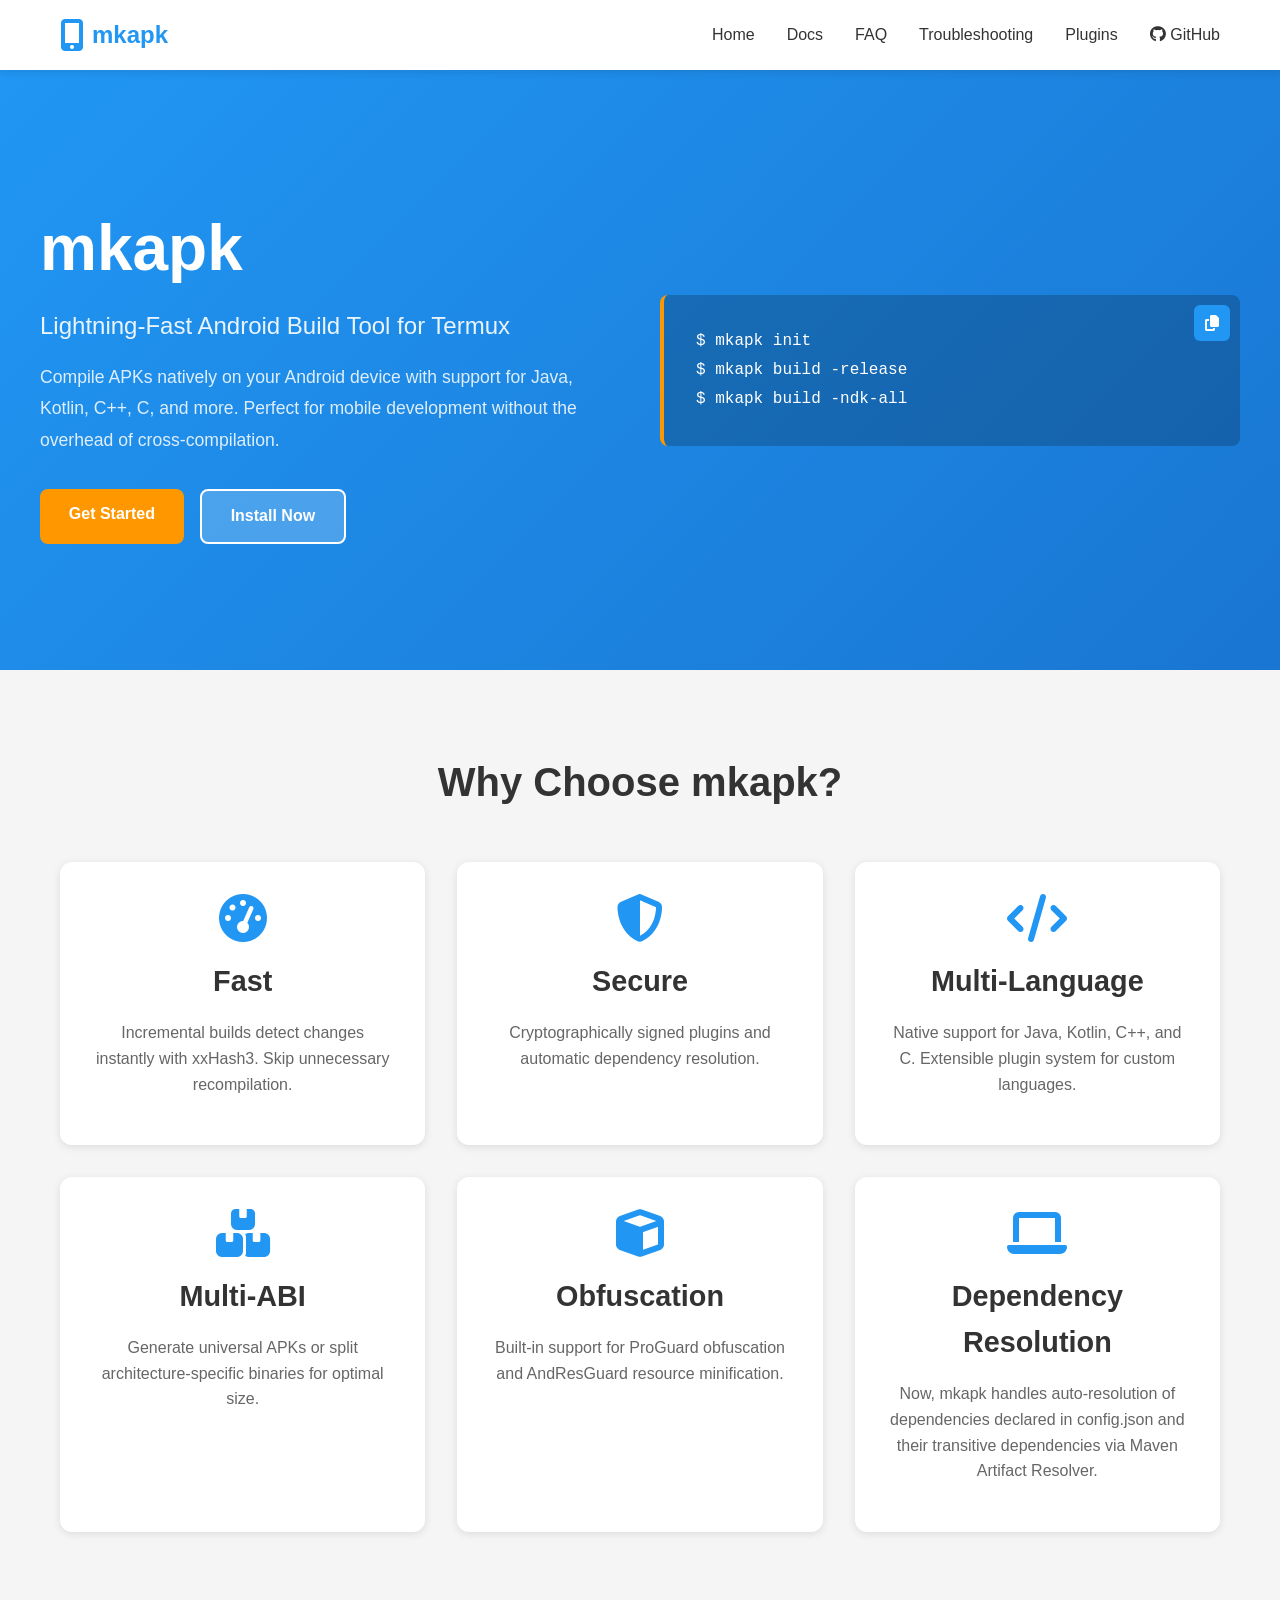
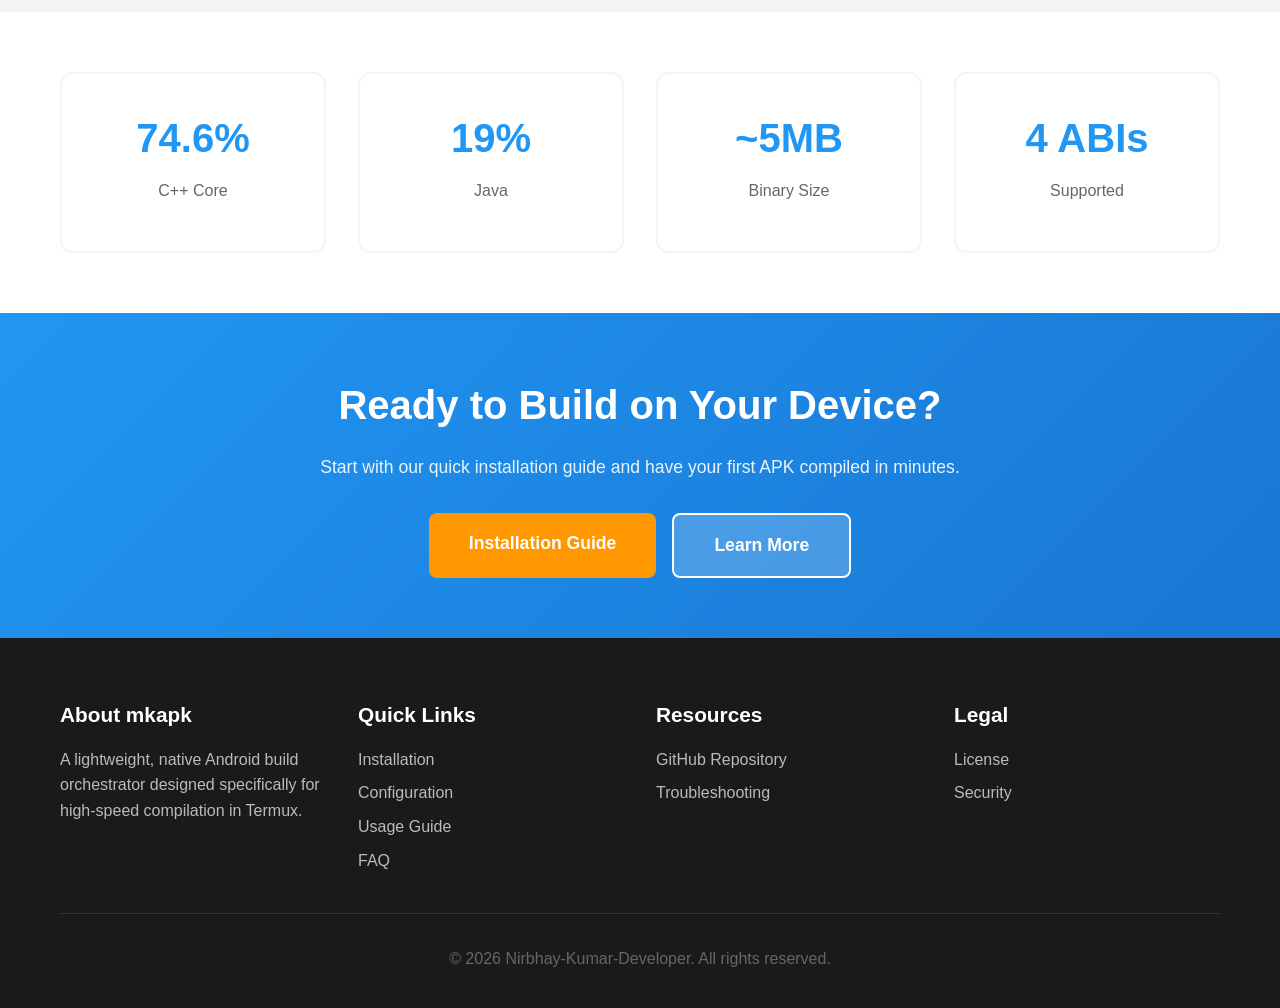
<file: index.html>
<!DOCTYPE html>
<html lang="en">
<head>
    <meta charset="UTF-8">
    <meta name="viewport" content="width=device-width, initial-scale=1.0">
    <meta name="description" content="A liteweight Android Build System for Termux supporting Java, Kotlin, C and C++ and more languages through plugins.">
    <title>mkapk - Android Build System for Termux</title>
    <link rel="canonical" href="https://nirbhay-kumar-developer.github.io/mkapk/" />
    <link rel="stylesheet" href="css/style.css">
    <link rel="stylesheet" href="css/responsive.css">
    <link rel="stylesheet" href="https://cdnjs.cloudflare.com/ajax/libs/font-awesome/6.4.0/css/all.min.css">
</head>
<body>
    <!-- Navigation -->
    <nav class="navbar">
        <div class="container">
            <div class="nav-brand">
                <i class="fas fa-mobile-alt"></i>
                <span>mkapk</span>
            </div>
            <ul class="nav-links">
                <li><a href="#home">Home</a></li>
                <li class="dropdown">
                    <a href="#">Docs</a>
                    <div class="dropdown-menu">
                        <a href="pages/installation.html">Installation</a>
                        <a href="pages/quickstart.html">Quick Start</a>
                        <a href="pages/configuration.html">Configuration</a>
                        <a href="pages/usage-guide.html">Usage Guide</a>                      
                    </div>
                </li>
                <li><a href="pages/faq.html">FAQ</a></li>
                <li><a href="pages/troubleshooting.html">Troubleshooting</a></li>
                <li><a href="https://github.com/Nirbhay-Kumar-Developer/mkapk-plugins">Plugins</a></li>
                <li><a href="https://github.com/Nirbhay-Kumar-Developer/mkapk" target="_blank"><i class="fab fa-github"></i> GitHub</a></li>
            </ul>
            <div class="hamburger" id="hamburger">
                <span></span>
                <span></span>
                <span></span>
            </div>
        </div>
    </nav>

    <!-- Hero Section -->
    <section id="home" class="hero">
        <div class="hero-content">
            <div class="hero-text">
                <h1>mkapk</h1>
                <p class="subtitle">Lightning-Fast Android Build Tool for Termux</p>
                <p class="description">Compile APKs natively on your Android device with support for Java, Kotlin, C++, C, and more. Perfect for mobile development without the overhead of cross-compilation.</p>
                <div class="hero-buttons">
                    <a href="pages/quickstart.html" class="btn btn-primary">Get Started</a>
                    <a href="pages/installation.html" class="btn btn-secondary">Install Now</a>
                </div>
            </div>
            <div class="hero-visual">
                <div class="code-block">
                    <pre><code>$ mkapk init
$ mkapk build -release
$ mkapk build -ndk-all</code></pre>
                </div>
            </div>
        </div>
    </section>

    <!-- Features Section -->
    <section class="features">
        <div class="container">
            <h2>Why Choose mkapk?</h2>
            <div class="features-grid">
                <div class="feature-card">
                    <i class="fas fa-tachometer-alt"></i>
                    <h3>Fast</h3>
                    <p>Incremental builds detect changes instantly with xxHash3. Skip unnecessary recompilation.</p>
                </div>
                <div class="feature-card">
                    <i class="fas fa-shield-alt"></i>
                    <h3>Secure</h3>
                    <p>Cryptographically signed plugins and automatic dependency resolution.</p>
                </div>
                <div class="feature-card">
                    <i class="fas fa-code"></i>
                    <h3>Multi-Language</h3>
                    <p>Native support for Java, Kotlin, C++, and C. Extensible plugin system for custom languages.</p>
                </div>
                <div class="feature-card">
                    <i class="fas fa-boxes"></i>
                    <h3>Multi-ABI</h3>
                    <p>Generate universal APKs or split architecture-specific binaries for optimal size.</p>
                </div>
                <div class="feature-card">
                    <i class="fas fa-cube"></i>
                    <h3>Obfuscation</h3>
                    <p>Built-in support for ProGuard obfuscation and AndResGuard resource minification.</p>
                </div>
                <div class="feature-card">
                    <i class="fas fa-laptop"></i>
                    <h3>Dependency Resolution</h3>
                    <p>Now, mkapk handles auto-resolution of dependencies declared in config.json and their transitive dependencies via Maven Artifact Resolver.</p>
                </div>
            </div>
        </div>
    </section>

    <!-- Quick Info Section -->
    <section class="quick-info">
        <div class="container">
            <div class="info-grid">
                <div class="info-item">
                    <h3>74.6%</h3>
                    <p>C++ Core</p>
                </div>
                <div class="info-item">
                    <h3>19%</h3>
                    <p>Java</p>
                </div>
                <div class="info-item">
                    <h3>~5MB</h3>
                    <p>Binary Size</p>
                </div>
                <div class="info-item">
                    <h3>4 ABIs</h3>
                    <p>Supported</p>
                </div>
            </div>
        </div>
    </section>

    <!-- CTA Section -->
    <section class="cta">
        <div class="container">
            <h2>Ready to Build on Your Device?</h2>
            <p>Start with our quick installation guide and have your first APK compiled in minutes.</p>
            <div class="cta-buttons">
                <a href="pages/installation.html" class="btn btn-primary btn-large">Installation Guide</a>
                <a href="pages/faq.html" class="btn btn-secondary btn-large">Learn More</a>
            </div>
        </div>
    </section>

    <!-- Footer -->
    <footer class="footer">
        <div class="container">
            <div class="footer-content">
                <div class="footer-section">
                    <h4>About mkapk</h4>
                    <p>A lightweight, native Android build orchestrator designed specifically for high-speed compilation in Termux.</p>
                </div>
                <div class="footer-section">
                    <h4>Quick Links</h4>
                    <ul>
                        <li><a href="pages/installation.html">Installation</a></li>
                        <li><a href="pages/configuration.html">Configuration</a></li>
                        <li><a href="pages/usage-guide.html">Usage Guide</a></li>
                        <li><a href="pages/faq.html">FAQ</a></li>
                    </ul>
                </div>
                <div class="footer-section">
                    <h4>Resources</h4>
                    <ul>
                        <li><a href="https://github.com/Nirbhay-Kumar-Developer/mkapk" target="_blank">GitHub Repository</a></li>
                        <li><a href="pages/troubleshooting.html">Troubleshooting</a></li>                       
                    </ul>
                </div>
                <div class="footer-section">
                    <h4>Legal</h4>
                    <ul>
                        <li><a href="pages/license.html">License</a></li>
                        <li><a href="pages/security.html">Security</a></li>
                    </ul>
                </div>
            </div>
            <div class="footer-bottom">
                <p>&copy; 2026 Nirbhay-Kumar-Developer. All rights reserved.</p>
            </div>
        </div>
    </footer>

    <script src="js/main.js"></script>
    <!-- Cloudflare Web Analytics --><script defer src='https://static.cloudflareinsights.com/beacon.min.js' data-cf-beacon='{"token": "837005ceaf744d75ba9b9dc7d95e8c01"}'></script><!-- End Cloudflare Web Analytics -->
</body>
</html>
</file>
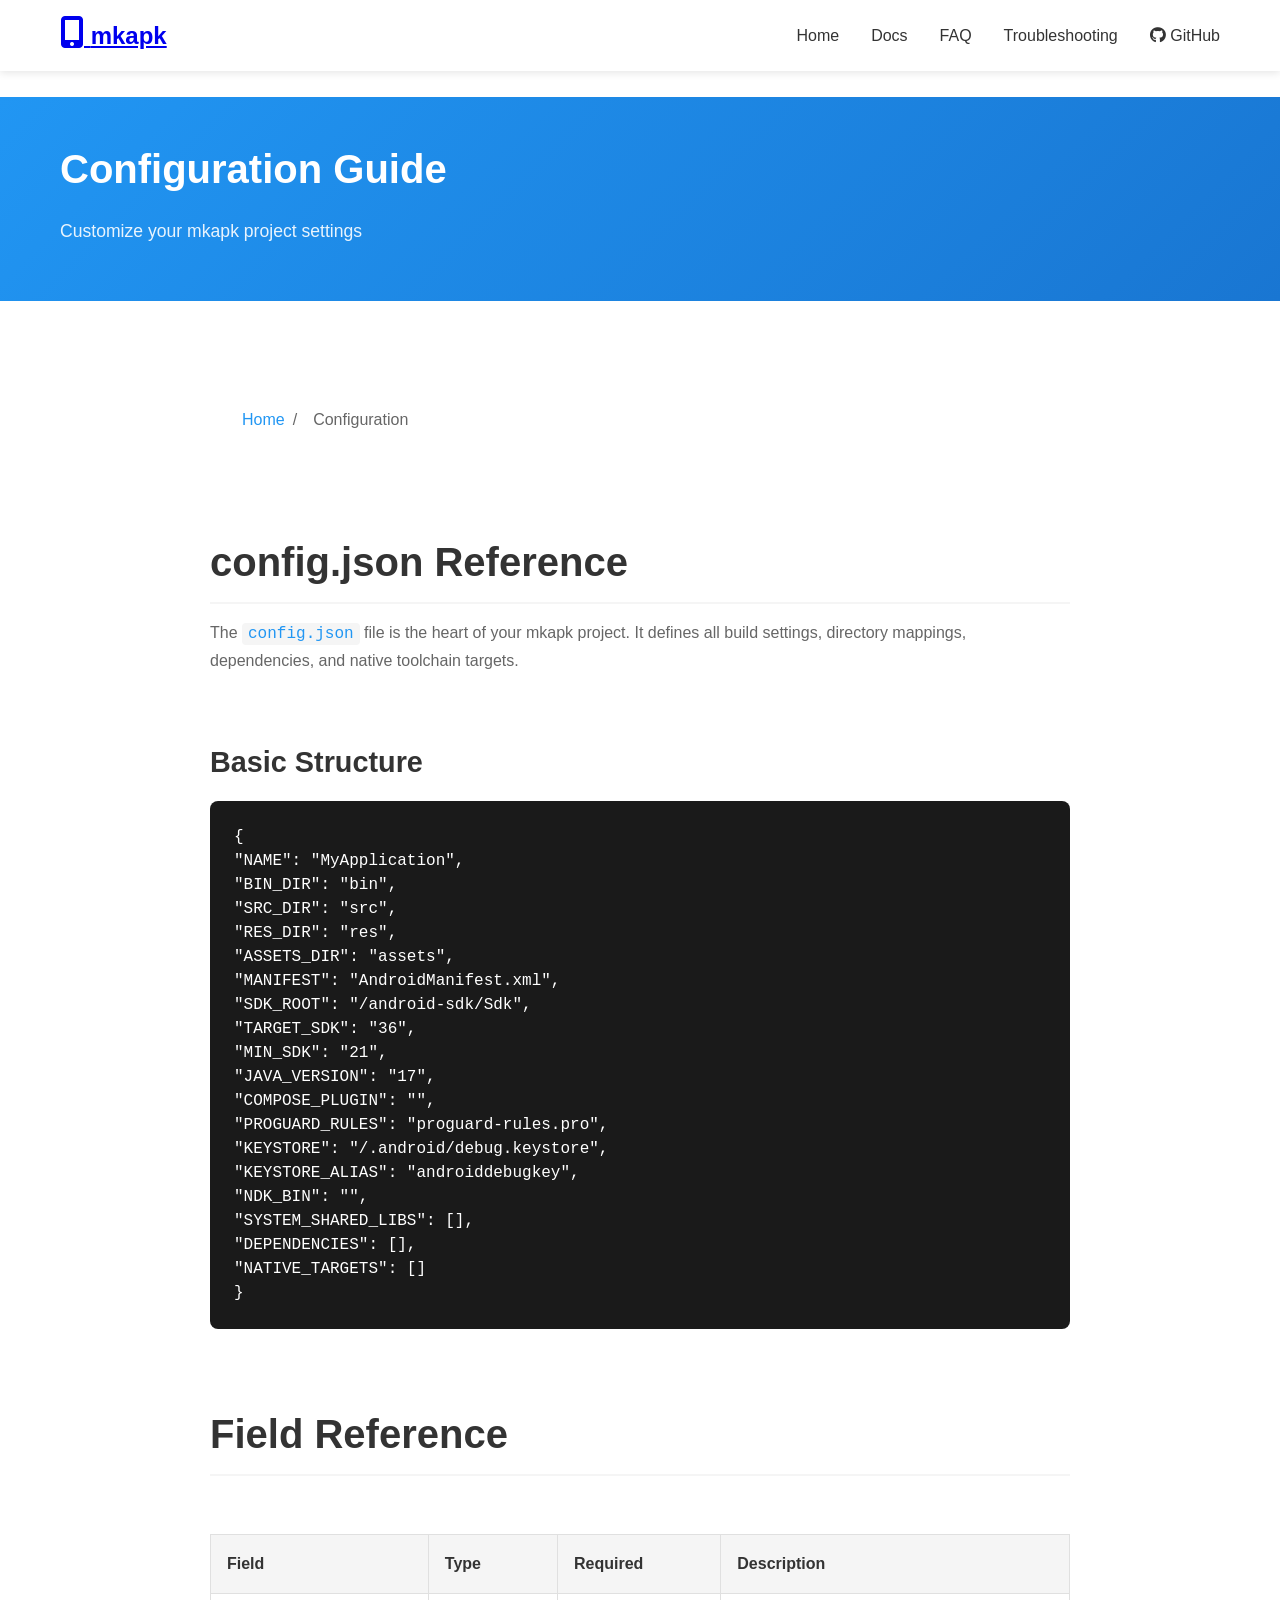
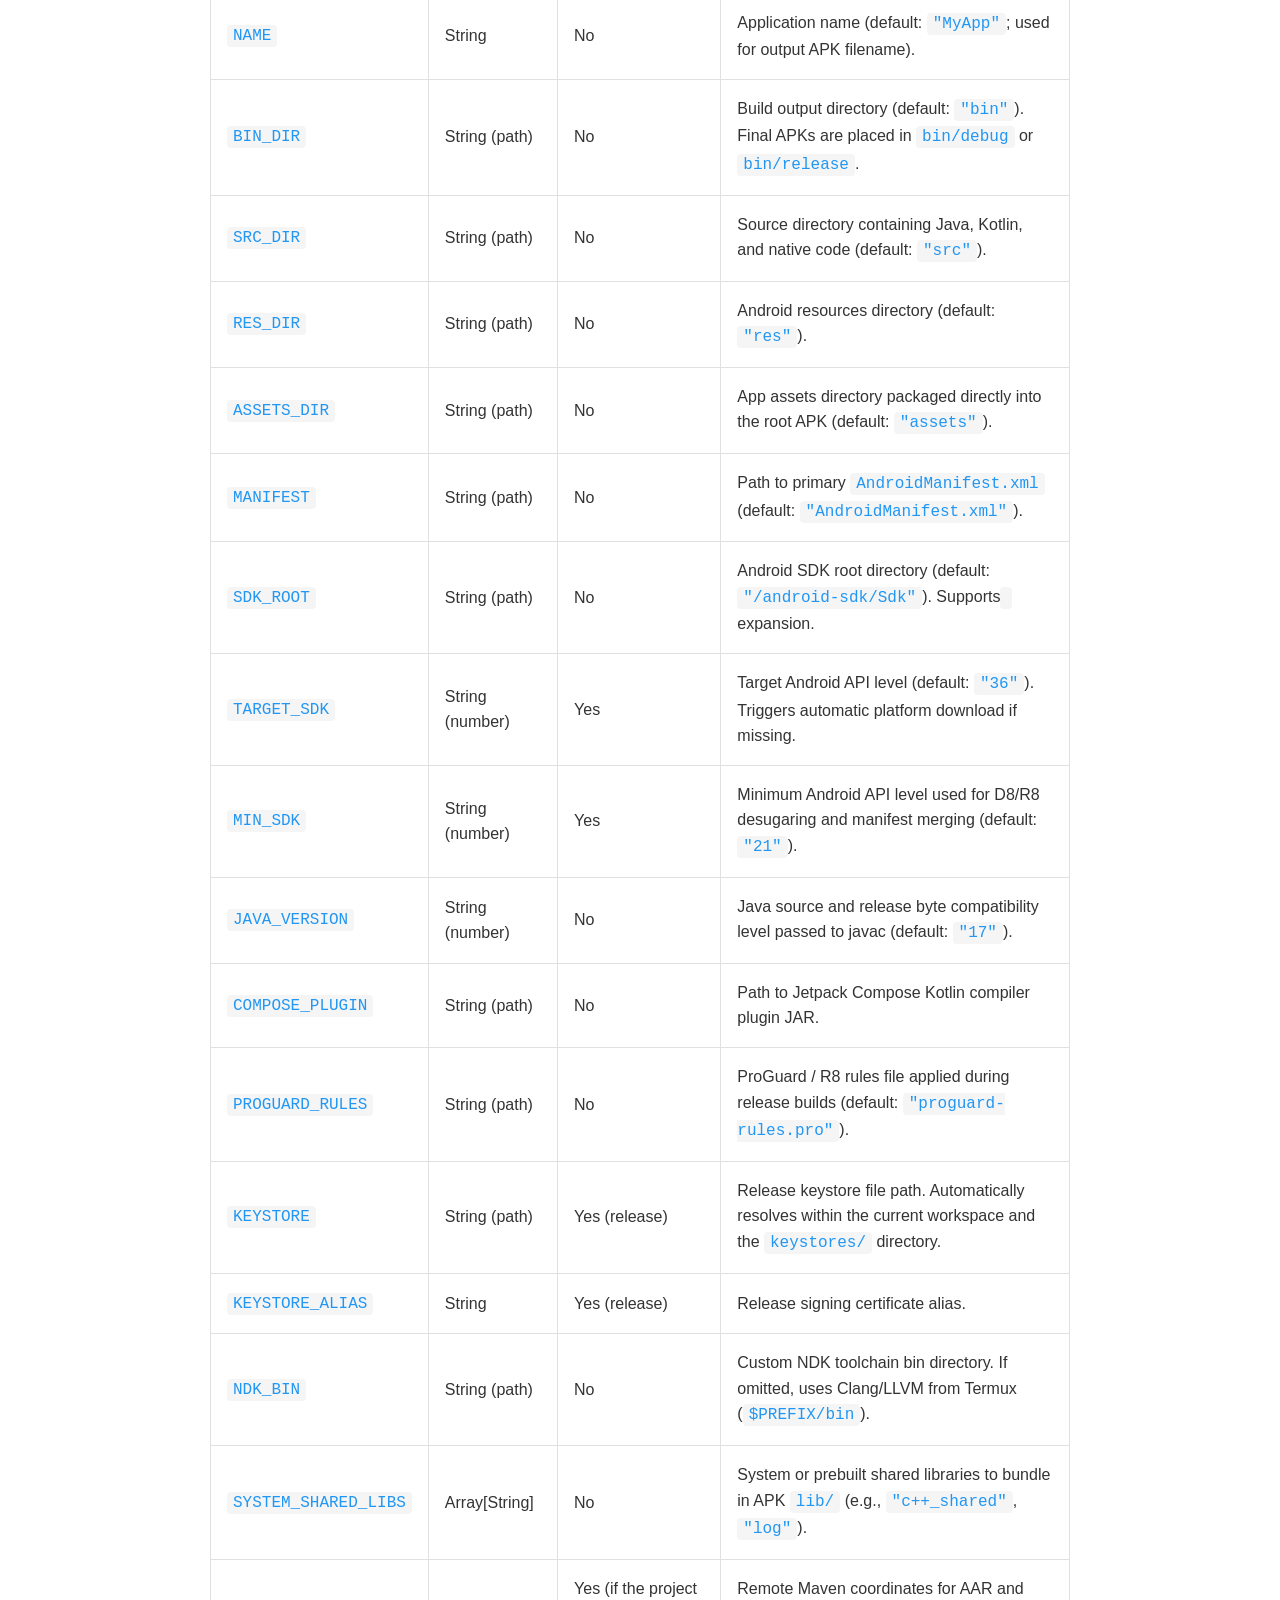
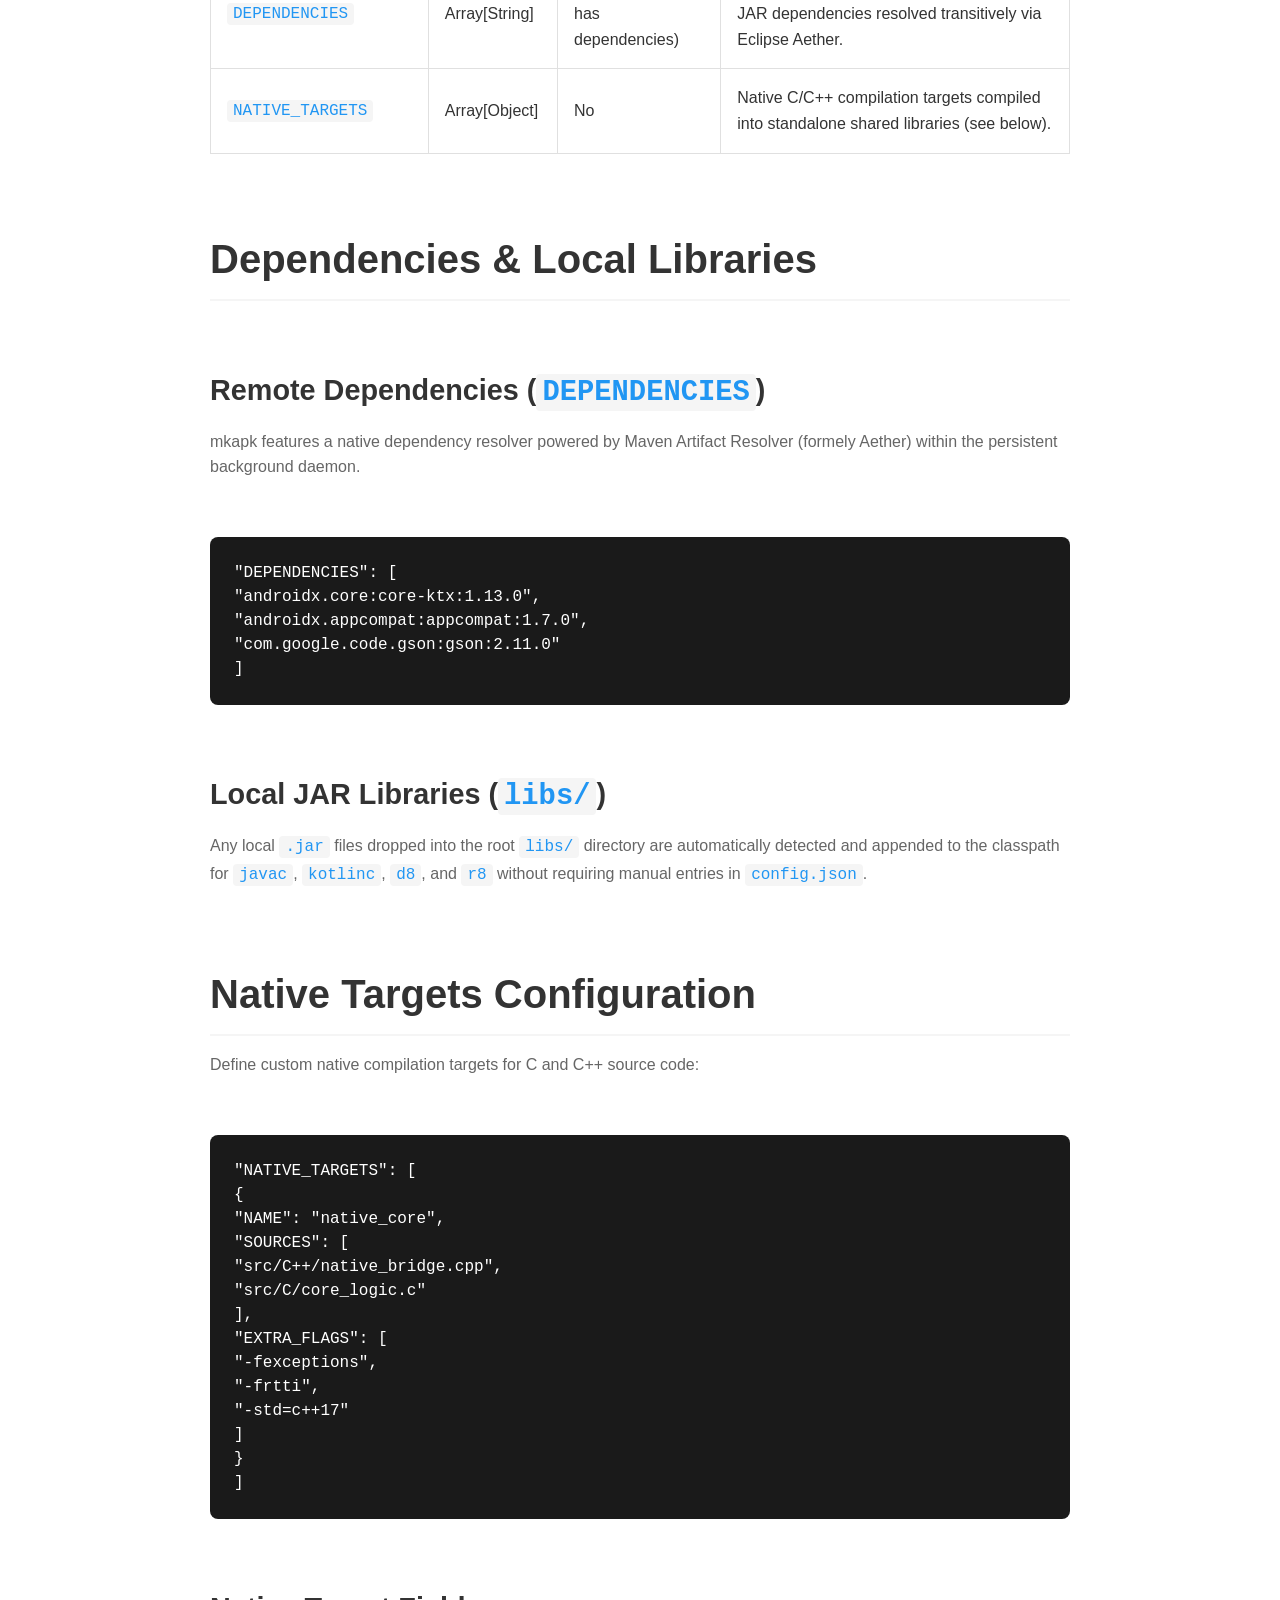
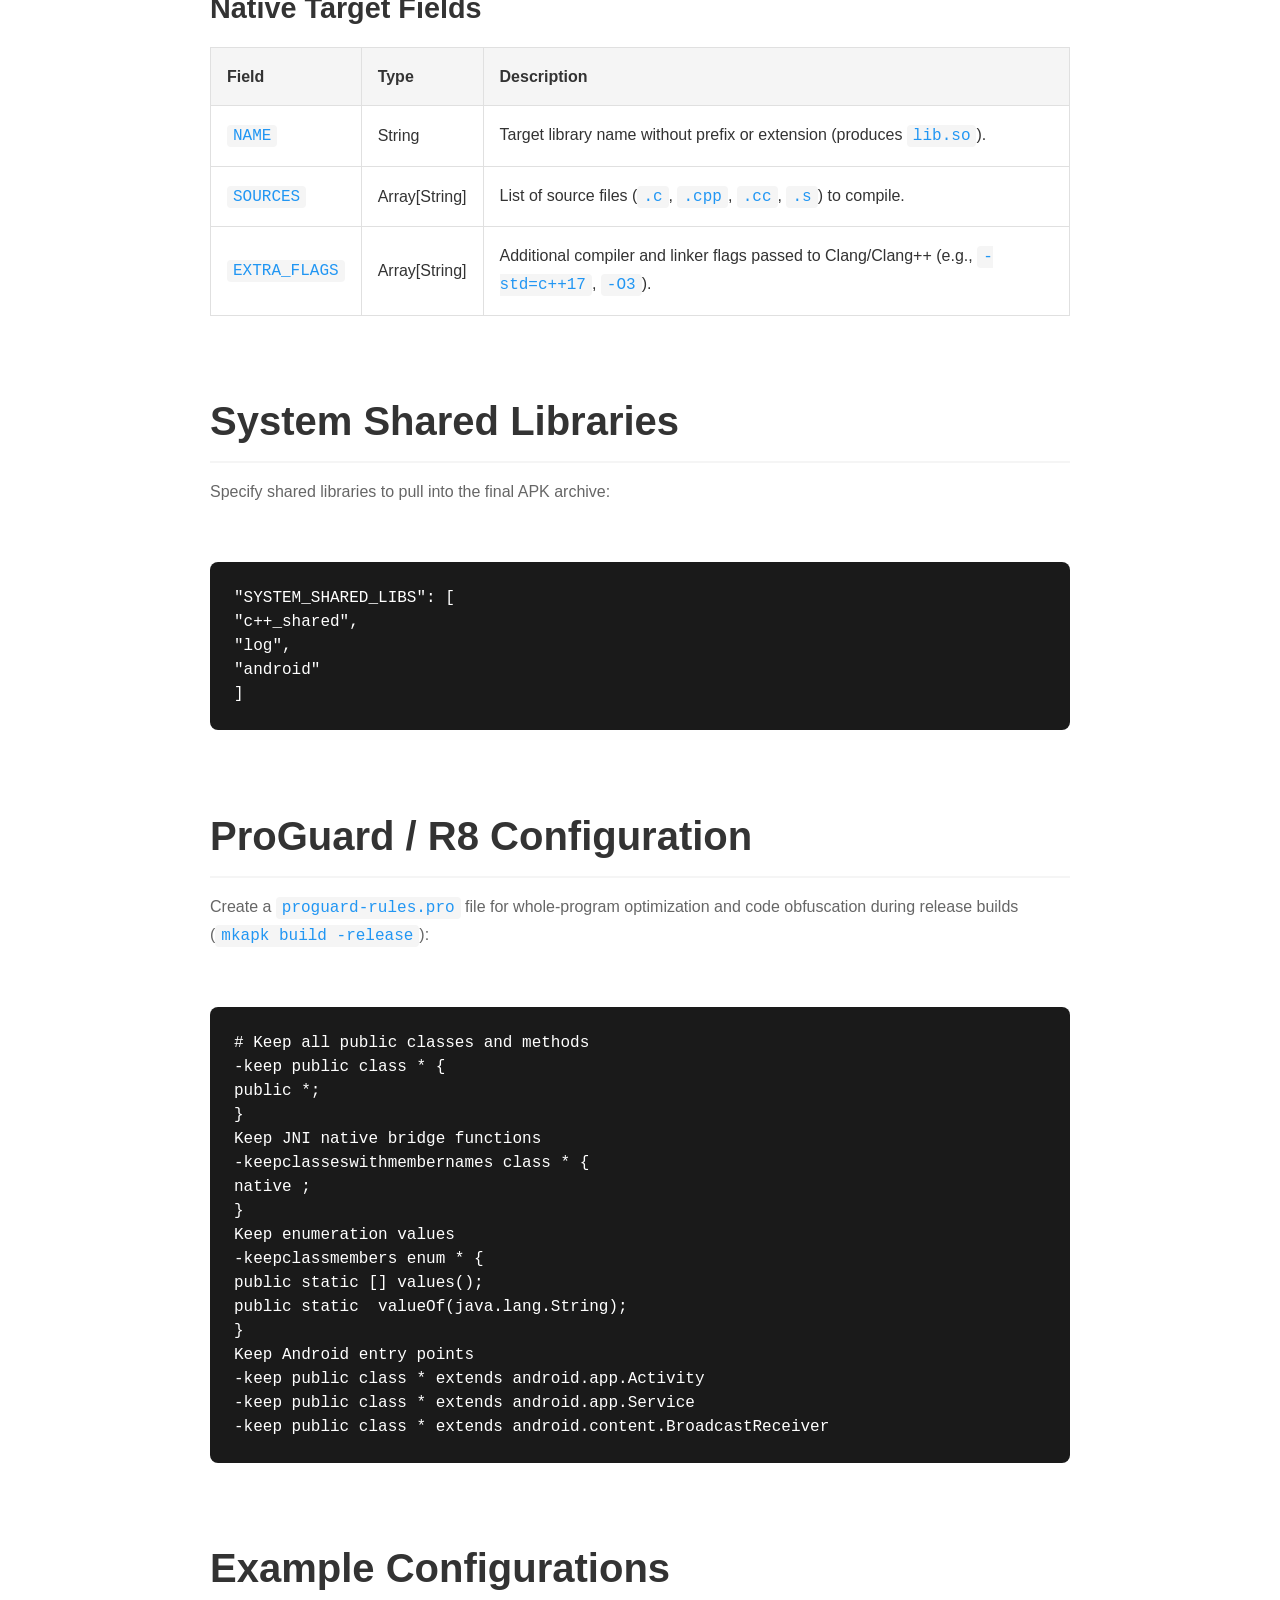
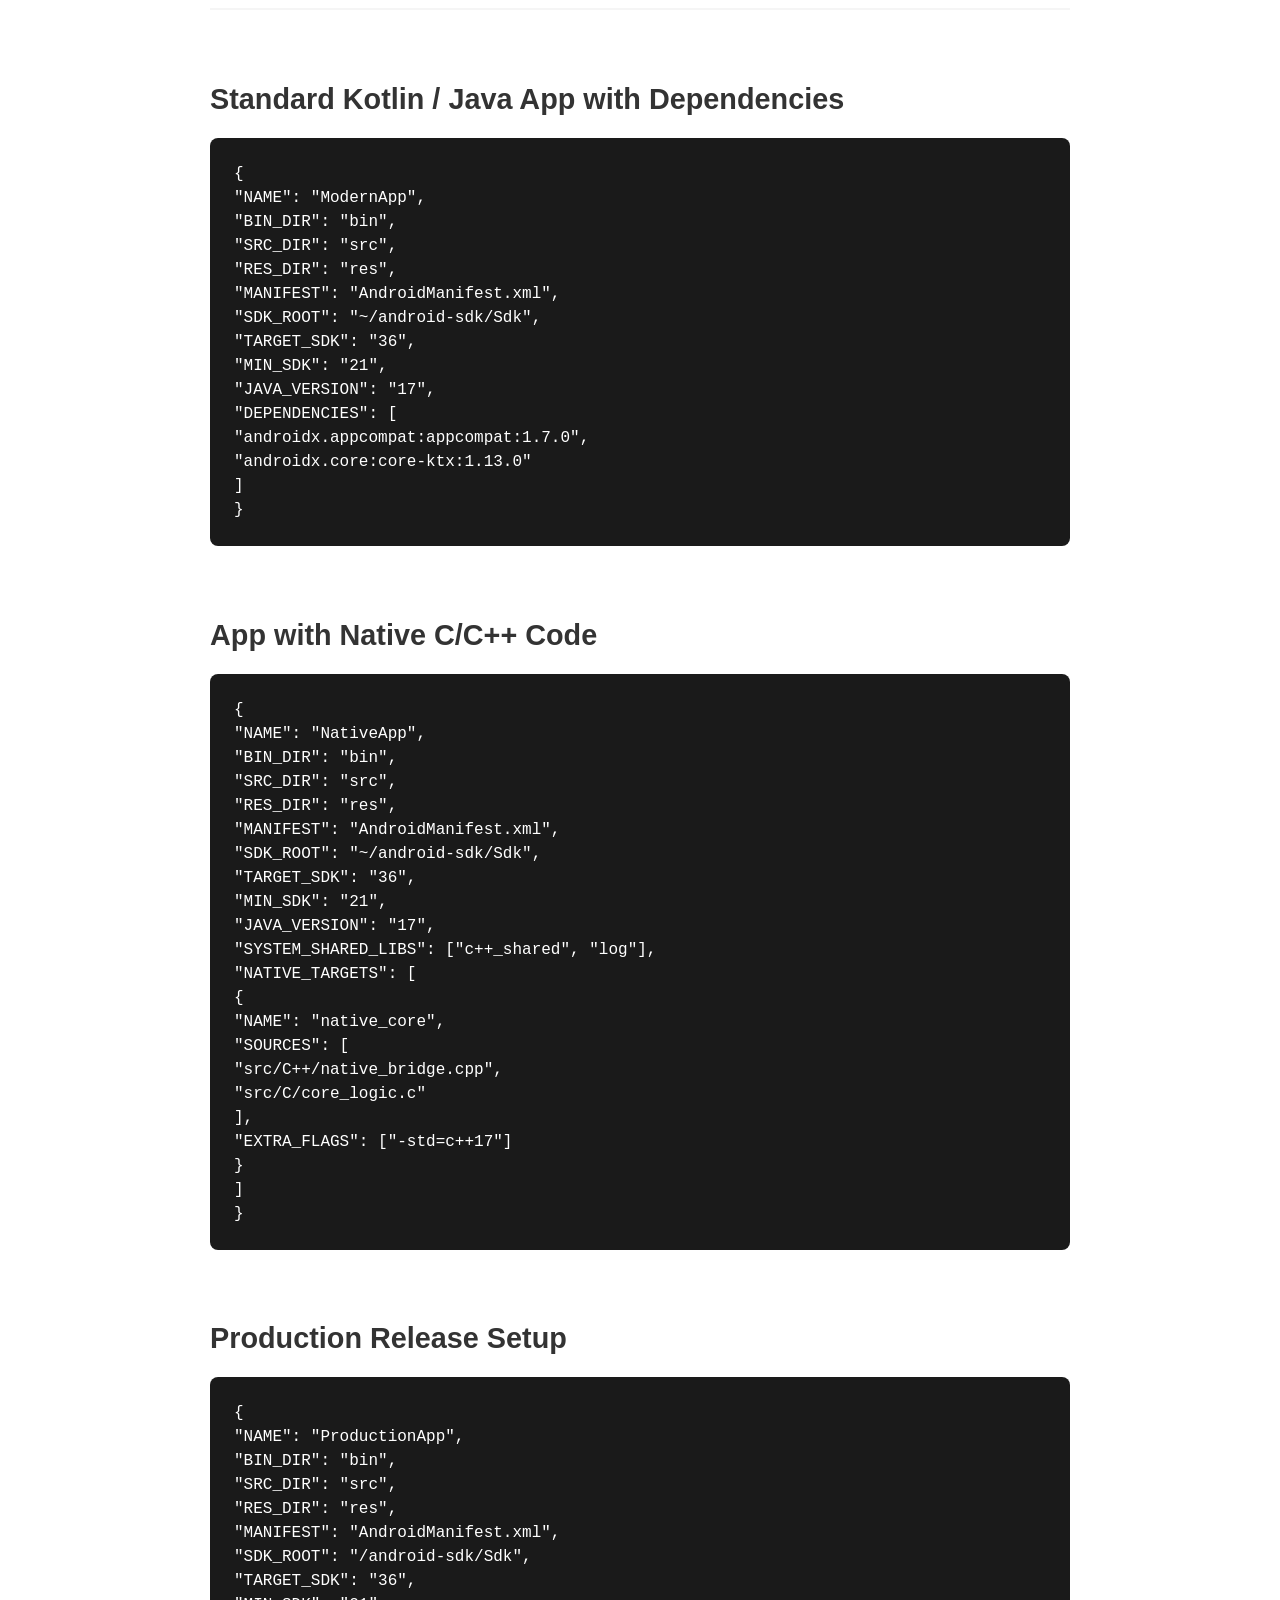
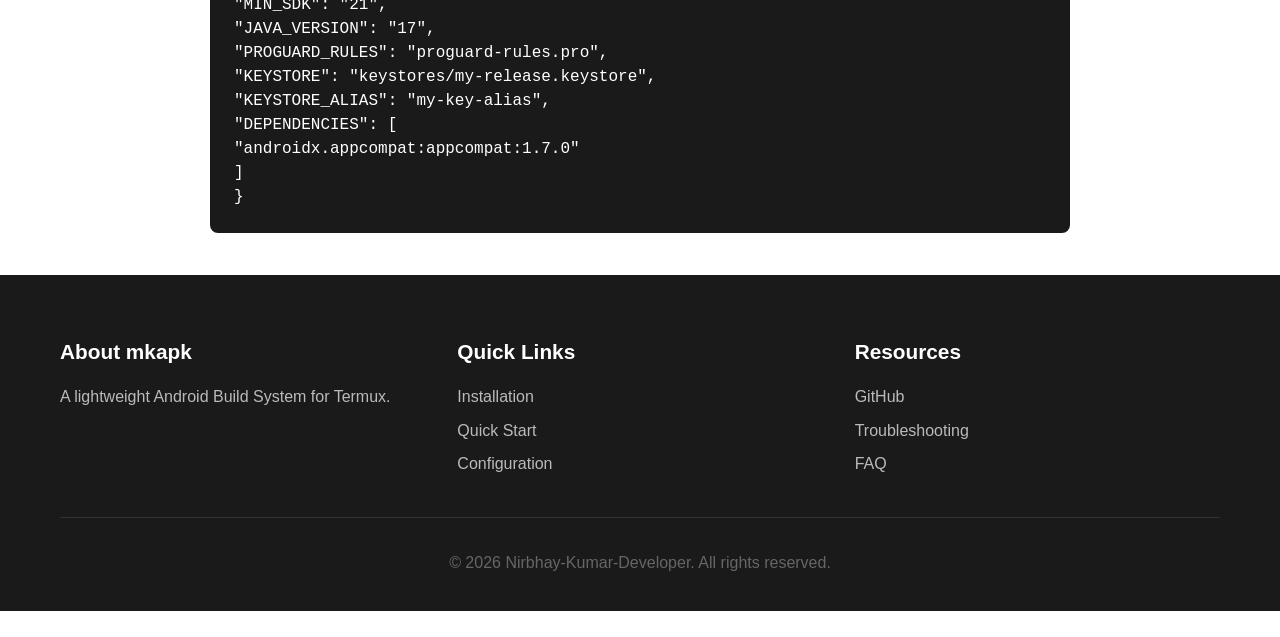
<file: pages/configuration.html>
<!DOCTYPE html>
<html lang="en">
<head>
<meta charset="UTF-8">
<meta name="viewport" content="width=device-width, initial-scale=1.0">
<title>Configuration Guide - mkapk</title>
<link rel="stylesheet" href="../css/style.css">
<link rel="stylesheet" href="../css/responsive.css">
<link rel="stylesheet" href="https://cdnjs.cloudflare.com/ajax/libs/font-awesome/6.4.0/css/all.min.css">
</head>
<body>
<!-- Navigation -->
<nav class="navbar">
<div class="container">
<div class="nav-brand">
<a href="../">
<i class="fas fa-mobile-alt"></i>
<span>mkapk</span>
</a>
</div>
<ul class="nav-links">
<li><a href="../">Home</a></li>
<li class="dropdown">
<a href="#">Docs</a>
<div class="dropdown-menu">
<a href="installation.html">Installation</a>
<a href="quickstart.html">Quick Start</a>
<a href="configuration.html">Configuration</a>
<a href="usage-guide.html">Usage Guide</a>
</div>
</li>
<li><a href="faq.html">FAQ</a></li>
<li><a href="troubleshooting.html">Troubleshooting</a></li>
<li><a href="https://github.com/Nirbhay-Kumar-Developer/mkapk" target="_blank"><i class="fab fa-github"></i> GitHub</a></li>
</ul>
<div class="hamburger" id="hamburger">
<span></span>
<span></span>
<span></span>
</div>
</div>
</nav>
​<!-- Page Header -->
<div class="page-header">
<div class="container">
<h1>Configuration Guide</h1>
<p>Customize your mkapk project settings</p>
</div>
</div>
​<!-- Content -->
<div class="content">
<ul class="breadcrumb">
<li><a href="../">Home</a></li>
<li>Configuration</li>
</ul>
​<h2>config.json Reference</h2>
<p>The <code>config.json</code> file is the heart of your mkapk project. It defines all build settings, directory mappings, dependencies, and native toolchain targets.</p>
​<h3>Basic Structure</h3>
<pre><code>{
"NAME": "MyApplication",
"BIN_DIR": "bin",
"SRC_DIR": "src",
"RES_DIR": "res",
"ASSETS_DIR": "assets",
"MANIFEST": "AndroidManifest.xml",
"SDK_ROOT": "/android-sdk/Sdk",
"TARGET_SDK": "36",
"MIN_SDK": "21",
"JAVA_VERSION": "17",
"COMPOSE_PLUGIN": "",
"PROGUARD_RULES": "proguard-rules.pro",
"KEYSTORE": "/.android/debug.keystore",
"KEYSTORE_ALIAS": "androiddebugkey",
"NDK_BIN": "",
"SYSTEM_SHARED_LIBS": [],
"DEPENDENCIES": [],
"NATIVE_TARGETS": []
}</code></pre>
​<h2>Field Reference</h2>
​<div class="table-responsive">
<table>
<tr>
<th>Field</th>
<th>Type</th>
<th>Required</th>
<th>Description</th>
</tr>
<tr>
<td><code>NAME</code></td>
<td>String</td>
<td>No</td>
<td>Application name (default: <code>"MyApp"</code>; used for output APK filename).</td>
</tr>
<tr>
<td><code>BIN_DIR</code></td>
<td>String (path)</td>
<td>No</td>
<td>Build output directory (default: <code>"bin"</code>). Final APKs are placed in <code>bin/debug</code> or <code>bin/release</code>.</td>
</tr>
<tr>
<td><code>SRC_DIR</code></td>
<td>String (path)</td>
<td>No</td>
<td>Source directory containing Java, Kotlin, and native code (default: <code>"src"</code>).</td>
</tr>
<tr>
<td><code>RES_DIR</code></td>
<td>String (path)</td>
<td>No</td>
<td>Android resources directory (default: <code>"res"</code>).</td>
</tr>
<tr>
<td><code>ASSETS_DIR</code></td>
<td>String (path)</td>
<td>No</td>
<td>App assets directory packaged directly into the root APK (default: <code>"assets"</code>).</td>
</tr>
<tr>
<td><code>MANIFEST</code></td>
<td>String (path)</td>
<td>No</td>
<td>Path to primary <code>AndroidManifest.xml</code> (default: <code>"AndroidManifest.xml"</code>).</td>
</tr>
<tr>
<td><code>SDK_ROOT</code></td>
<td>String (path)</td>
<td>No</td>
<td>Android SDK root directory (default: <code>"/android-sdk/Sdk"</code>). Supports <code></code> expansion.</td>
</tr>
<tr>
<td><code>TARGET_SDK</code></td>
<td>String (number)</td>
<td>Yes</td>
<td>Target Android API level (default: <code>"36"</code>). Triggers automatic platform download if missing.</td>
</tr>
<tr>
<td><code>MIN_SDK</code></td>
<td>String (number)</td>
<td>Yes</td>
<td>Minimum Android API level used for D8/R8 desugaring and manifest merging (default: <code>"21"</code>).</td>
</tr>
<tr>
<td><code>JAVA_VERSION</code></td>
<td>String (number)</td>
<td>No</td>
<td>Java source and release byte compatibility level passed to javac (default: <code>"17"</code>).</td>
</tr>
<tr>
<td><code>COMPOSE_PLUGIN</code></td>
<td>String (path)</td>
<td>No</td>
<td>Path to Jetpack Compose Kotlin compiler plugin JAR.</td>
</tr>
<tr>
<td><code>PROGUARD_RULES</code></td>
<td>String (path)</td>
<td>No</td>
<td>ProGuard / R8 rules file applied during release builds (default: <code>"proguard-rules.pro"</code>).</td>
</tr>
<tr>
<td><code>KEYSTORE</code></td>
<td>String (path)</td>
<td>Yes (release)</td>
<td>Release keystore file path. Automatically resolves within the current workspace and the <code>keystores/</code> directory.</td>
</tr>
<tr>
<td><code>KEYSTORE_ALIAS</code></td>
<td>String</td>
<td>Yes (release)</td>
<td>Release signing certificate alias.</td>
</tr>
<tr>
<td><code>NDK_BIN</code></td>
<td>String (path)</td>
<td>No</td>
<td>Custom NDK toolchain bin directory. If omitted, uses Clang/LLVM from Termux (<code>$PREFIX/bin</code>).</td>
</tr>
<tr>
<td><code>SYSTEM_SHARED_LIBS</code></td>
<td>Array[String]</td>
<td>No</td>
<td>System or prebuilt shared libraries to bundle in APK <code>lib/<abi></code> (e.g., <code>"c++_shared"</code>, <code>"log"</code>).</td>
</tr>
<tr>
<td><code>DEPENDENCIES</code></td>
<td>Array[String]</td>
<td>Yes (if the project has dependencies)</td>
<td>Remote Maven coordinates for AAR and JAR dependencies resolved transitively via Eclipse Aether.</td>
</tr>
<tr>
<td><code>NATIVE_TARGETS</code></td>
<td>Array[Object]</td>
<td>No</td>
<td>Native C/C++ compilation targets compiled into standalone shared libraries (see below).</td>
</tr>
</table>
</div>
​<h2>Dependencies & Local Libraries</h2>
​<h3>Remote Dependencies (<code>DEPENDENCIES</code>)</h3>
<p>mkapk features a native dependency resolver powered by Maven Artifact Resolver (formely Aether) within the persistent background daemon.</p>
​<pre><code>"DEPENDENCIES": [
"androidx.core:core-ktx:1.13.0",
"androidx.appcompat:appcompat:1.7.0",
"com.google.code.gson:gson:2.11.0"
]</code></pre>
​<h3>Local JAR Libraries (<code>libs/</code>)</h3>
<p>Any local <code>.jar</code> files dropped into the root <code>libs/</code> directory are automatically detected and appended to the classpath for <code>javac</code>, <code>kotlinc</code>, <code>d8</code>, and <code>r8</code> without requiring manual entries in <code>config.json</code>.</p>

​<h2>Native Targets Configuration</h2>
<p>Define custom native compilation targets for C and C++ source code:</p>
​<pre><code>"NATIVE_TARGETS": [
{
"NAME": "native_core",
"SOURCES": [
"src/C++/native_bridge.cpp",
"src/C/core_logic.c"
],
"EXTRA_FLAGS": [
"-fexceptions",
"-frtti",
"-std=c++17"
]
}
]</code></pre>
​<h3>Native Target Fields</h3>
<div class="table-responsive">
<table>
<tr>
<th>Field</th>
<th>Type</th>
<th>Description</th>
</tr>
<tr>
<td><code>NAME</code></td>
<td>String</td>
<td>Target library name without prefix or extension (produces <code>lib<NAME>.so</code>).</td>
</tr>
<tr>
<td><code>SOURCES</code></td>
<td>Array[String]</td>
<td>List of source files (<code>.c</code>, <code>.cpp</code>, <code>.cc</code>, <code>.s</code>) to compile.</td>
</tr>
<tr>
<td><code>EXTRA_FLAGS</code></td>
<td>Array[String]</td>
<td>Additional compiler and linker flags passed to Clang/Clang++ (e.g., <code>-std=c++17</code>, <code>-O3</code>).</td>
</tr>
</table>
</div>
​<h2>System Shared Libraries</h2>
<p>Specify shared libraries to pull into the final APK archive:</p>
​<pre><code>"SYSTEM_SHARED_LIBS": [
"c++_shared",
"log",
"android"
]</code></pre>
​<h2>ProGuard / R8 Configuration</h2>
<p>Create a <code>proguard-rules.pro</code> file for whole-program optimization and code obfuscation during release builds (<code>mkapk build -release</code>):</p>
​<pre><code># Keep all public classes and methods
-keep public class * {
public *;
}
​Keep JNI native bridge functions
​-keepclasseswithmembernames class * {
native <methods>;
}
​Keep enumeration values
​-keepclassmembers enum * {
public static [] values();
public static  valueOf(java.lang.String);
}
​Keep Android entry points
​-keep public class * extends android.app.Activity
-keep public class * extends android.app.Service
-keep public class * extends android.content.BroadcastReceiver</code></pre>
  
​<h2>Example Configurations</h2>
​<h3>Standard Kotlin / Java App with Dependencies</h3>
<pre><code>{
"NAME": "ModernApp",
"BIN_DIR": "bin",
"SRC_DIR": "src",
"RES_DIR": "res",
"MANIFEST": "AndroidManifest.xml",
"SDK_ROOT": "~/android-sdk/Sdk",
"TARGET_SDK": "36",
"MIN_SDK": "21",
"JAVA_VERSION": "17",
"DEPENDENCIES": [
"androidx.appcompat:appcompat:1.7.0",
"androidx.core:core-ktx:1.13.0"
]
}</code></pre>
​<h3>App with Native C/C++ Code</h3>
<pre><code>{
"NAME": "NativeApp",
"BIN_DIR": "bin",
"SRC_DIR": "src",
"RES_DIR": "res",
"MANIFEST": "AndroidManifest.xml",
"SDK_ROOT": "~/android-sdk/Sdk",
"TARGET_SDK": "36",
"MIN_SDK": "21",
"JAVA_VERSION": "17",
"SYSTEM_SHARED_LIBS": ["c++_shared", "log"],
"NATIVE_TARGETS": [
{
"NAME": "native_core",
"SOURCES": [
"src/C++/native_bridge.cpp",
"src/C/core_logic.c"
],
"EXTRA_FLAGS": ["-std=c++17"]
}
]
}</code></pre>
​<h3>Production Release Setup</h3>
<pre><code>{
"NAME": "ProductionApp",
"BIN_DIR": "bin",
"SRC_DIR": "src",
"RES_DIR": "res",
"MANIFEST": "AndroidManifest.xml",
"SDK_ROOT": "/android-sdk/Sdk",
"TARGET_SDK": "36",
"MIN_SDK": "21",
"JAVA_VERSION": "17",
"PROGUARD_RULES": "proguard-rules.pro",
"KEYSTORE": "keystores/my-release.keystore",
"KEYSTORE_ALIAS": "my-key-alias",
"DEPENDENCIES": [
"androidx.appcompat:appcompat:1.7.0"
]
}</code></pre>
</div>
​<!-- Footer -->
<footer class="footer">
<div class="container">
<div class="footer-content">
<div class="footer-section">
<h4>About mkapk</h4>
<p>A lightweight Android Build System for Termux.</p>
</div>
<div class="footer-section">
<h4>Quick Links</h4>
<ul>
<li><a href="installation.html">Installation</a></li>
<li><a href="quickstart.html">Quick Start</a></li>
<li><a href="configuration.html">Configuration</a></li>
</ul>
</div>
<div class="footer-section">
<h4>Resources</h4>
<ul>
<li><a href="https://github.com/Nirbhay-Kumar-Developer/mkapk" target="_blank">GitHub</a></li>
<li><a href="troubleshooting.html">Troubleshooting</a></li>
<li><a href="faq.html">FAQ</a></li>
</ul>
</div>
</div>
<div class="footer-bottom">
<p>© 2026 Nirbhay-Kumar-Developer. All rights reserved.</p>
</div>
</div>
</footer>
​<div class="back-to-top" id="backToTop">
<i class="fas fa-arrow-up"></i>
</div>
​<script src="../js/main.js"></script>
</body>
</html>
</file>
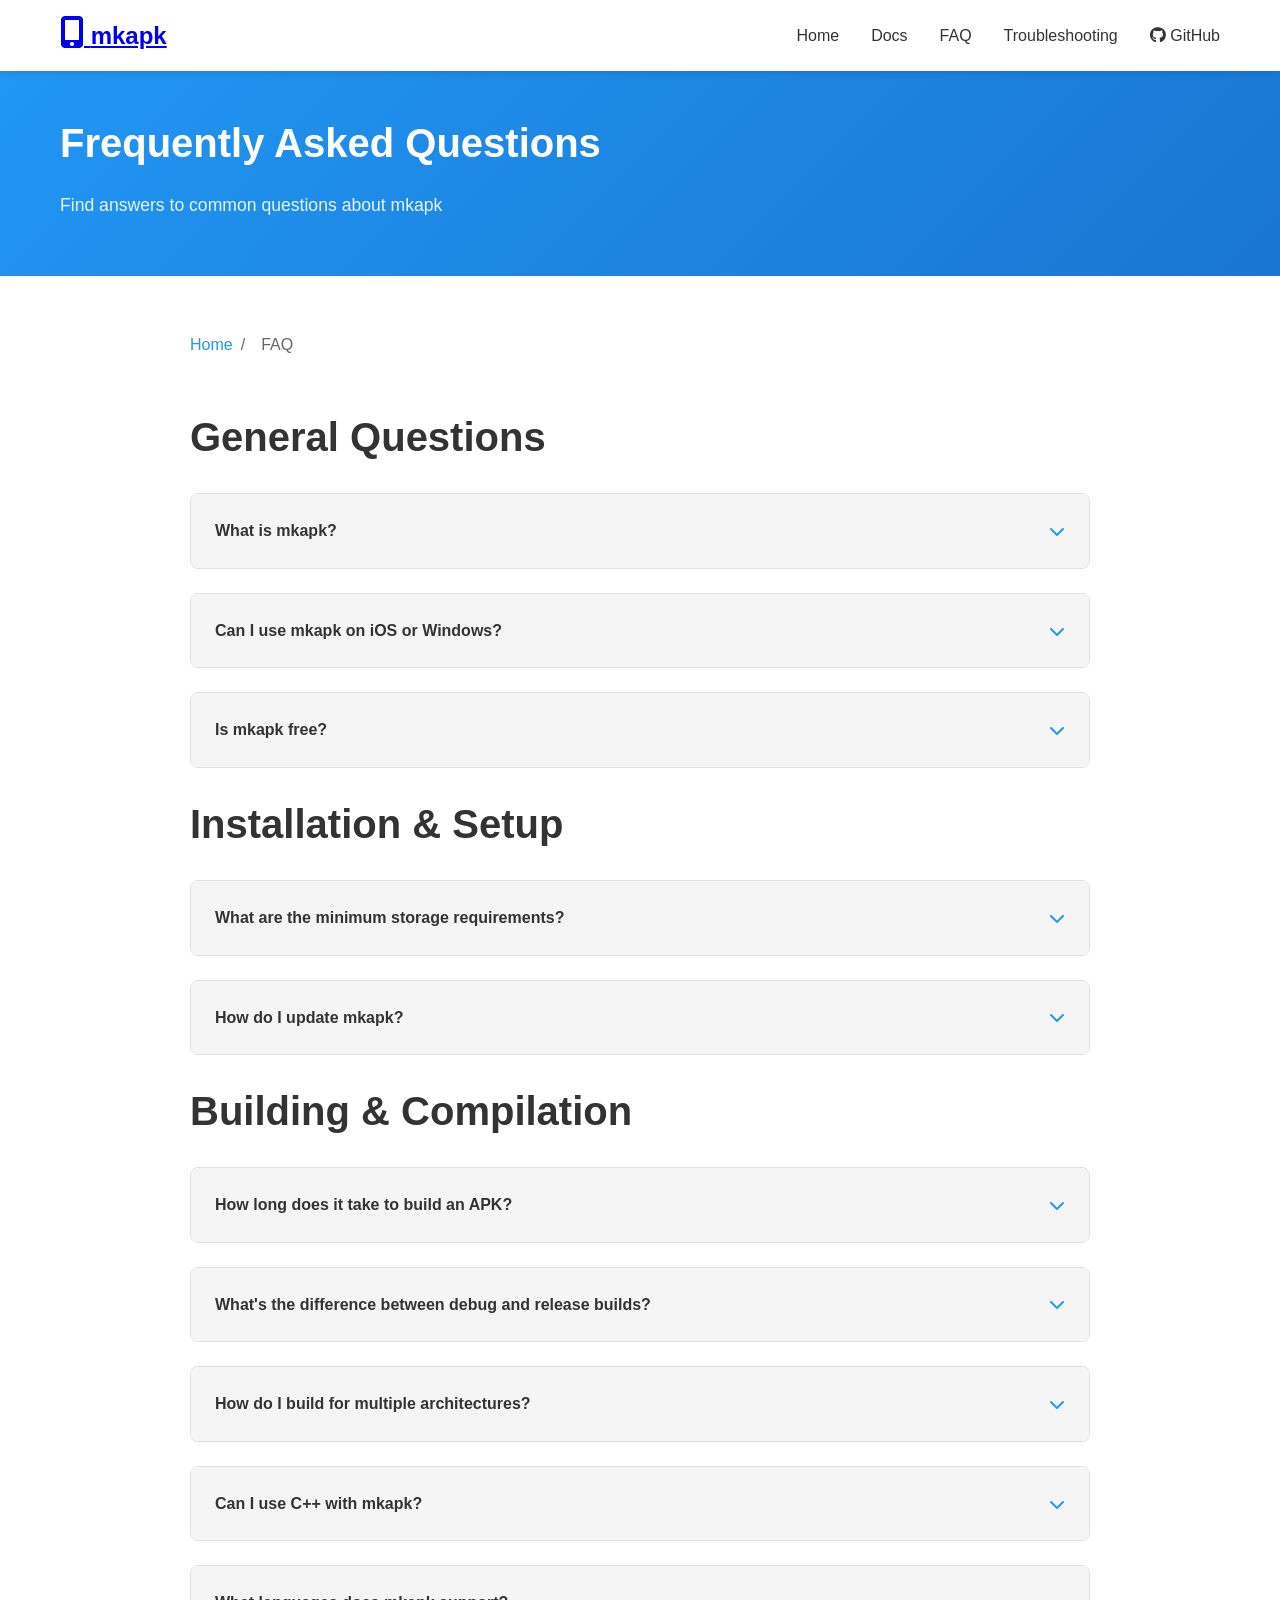
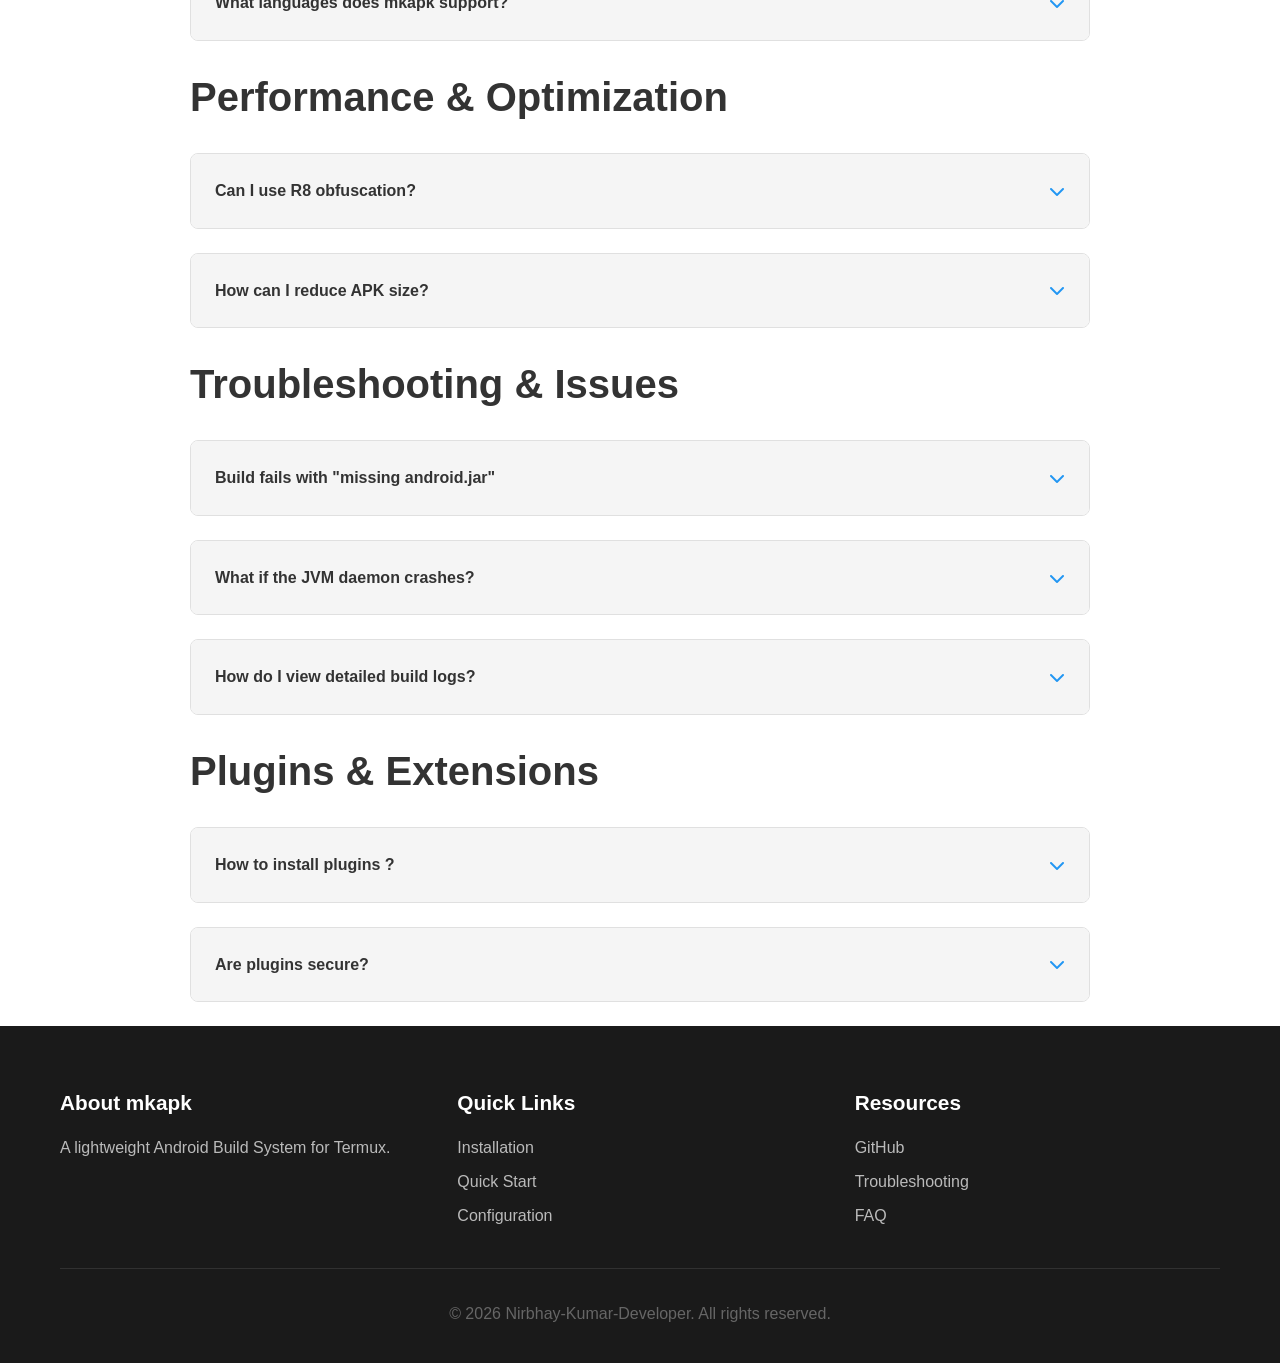
<file: pages/faq.html>
<!DOCTYPE html>
<html lang="en">
<head>
    <meta charset="UTF-8">
    <meta name="viewport" content="width=device-width, initial-scale=1.0">
    <title>FAQ - mkapk</title>
    <link rel="stylesheet" href="../css/style.css">
    <link rel="stylesheet" href="../css/responsive.css">
    <link rel="stylesheet" href="https://cdnjs.cloudflare.com/ajax/libs/font-awesome/6.4.0/css/all.min.css">
</head>
<body>
    <!-- Navigation -->
    <nav class="navbar">
        <div class="container">
            <div class="nav-brand">
                <a href="../">
                    <i class="fas fa-mobile-alt"></i>
                    <span>mkapk</span>
                </a>
            </div>
            <ul class="nav-links">
                <li><a href="../">Home</a></li>
                <li class="dropdown">
                    <a href="#">Docs</a>
                    <div class="dropdown-menu">
                        <a href="installation.html">Installation</a>
                        <a href="quickstart.html">Quick Start</a>
                        <a href="configuration.html">Configuration</a>
                        <a href="usage-guide.html">Usage Guide</a>
                        <a href="advanced.html">Advanced</a>
                    </div>
                </li>
                <li><a href="faq.html">FAQ</a></li>
                <li><a href="troubleshooting.html">Troubleshooting</a></li>
                
                <li><a href="https://github.com/Nirbhay-Kumar-Developer/mkapk" target="_blank"><i class="fab fa-github"></i> GitHub</a></li>
            </ul>
            <div class="hamburger" id="hamburger">
                <span></span>
                <span></span>
                <span></span>
            </div>
        </div>
    </nav>

    <!-- Page Header -->
    <div class="page-header">
        <div class="container">
            <h1>Frequently Asked Questions</h1>
            <p>Find answers to common questions about mkapk</p>
        </div>
    </div>

    <!-- Content -->
    <div class="faq-container">
        <ul class="breadcrumb">
            <li><a href="../">Home</a></li>
            <li>FAQ</li>
        </ul>

        <h2>General Questions</h2>

        <div class="faq-item">
            <div class="faq-question">
                <span>What is mkapk?</span>
                <i class="fas fa-chevron-down"></i>
            </div>
            <div class="faq-answer">
                <p>mkapk is a lightweight Android build tool designed for Termux. It allows you to compile Android apps (APKs) directly on your Android device without the overhead of cross-compilation. It supports Java, Kotlin, C++, C, and other languages through an extensible plugin system.</p>
            </div>
        </div>        

        <div class="faq-item">
            <div class="faq-question">
                <span>Can I use mkapk on iOS or Windows?</span>
                <i class="fas fa-chevron-down"></i>
            </div>
            <div class="faq-answer">
                <p>mkapk is designed specifically for Termux on Android and may not work on other platforms. It relies on Android-specific paths and tools that are only available in Termux.</p>
            </div>
        </div>

        <div class="faq-item">
            <div class="faq-question">
                <span>Is mkapk free?</span>
                <i class="fas fa-chevron-down"></i>
            </div>
            <div class="faq-answer">
                <p>Yes, mkapk is free and source-available (not open-source). You can view the source code on GitHub and contribute to the project via Issues.</p>
            </div>
        </div>

        <h2>Installation & Setup</h2>

        <div class="faq-item">
            <div class="faq-question">
                <span>What are the minimum storage requirements?</span>
                <i class="fas fa-chevron-down"></i>
            </div>
            <div class="faq-answer">
                <p>mkapk itself is relatively small (~730KB), but you need storage for:</p>
                <ul>
                    <li>Android SDK and OpenJDK: ~1-2 GB.</li>                    
                    <li>Your projects: Varies by size.</li>
                    <li>Plugin Languages: Varies by size.</li>
                </ul>
                <p>A minimum of 1-3 GB free storage is recommended.</p>
            </div>
        </div>

        <div class="faq-item">
            <div class="faq-question">
                <span>How do I update mkapk?</span>
                <i class="fas fa-chevron-down"></i>
            </div>
            <div class="faq-answer">
                <p>Follow the <a href="installation.html">installation guide. In later updates "mkapk update" will update it.</a>:</p>               
            </div>
        </div>        

        <h2>Building & Compilation</h2>

        <div class="faq-item">
            <div class="faq-question">
                <span>How long does it take to build an APK?</span>
                <i class="fas fa-chevron-down"></i>
            </div>
            <div class="faq-answer">
                <p>Build time depends on project size and device specifications:</p>
                <ul>
                    <li>Small project (first build): 124-150 seconds</li>
                    <li>Small project (incremental): 5-10 seconds</li>
                    <li>Large project: 2-5+ minutes</li>
                </ul>
                <p>mkapk uses incremental compilation to speed up subsequent builds dramatically.</p>
            </div>
        </div>

        <div class="faq-item">
            <div class="faq-question">
                <span>What's the difference between debug and release builds?</span>
                <i class="fas fa-chevron-down"></i>
            </div>
            <div class="faq-answer">
                <p><strong>Debug builds:</strong> Include debugging symbols, unoptimized, faster to build, larger file size.</p>
                <p><strong>Release builds:</strong> Optimized, obfuscated (R8), signed, smaller file size, slower to build.</p>
                <p>Use debug for development and release for distribution.</p>
            </div>
        </div>

        <div class="faq-item">
            <div class="faq-question">
                <span>How do I build for multiple architectures?</span>
                <i class="fas fa-chevron-down"></i>
            </div>
            <div class="faq-answer">
                <p>Use the <code>-ndk-all</code> flag to build for all supported architectures:</p>
                <pre><code>mkapk build -ndk-all</code></pre>
                <p>This creates split APKs for armv7, arm64, x86, and x86_64, plus a universal APK.</p>
            </div>
        </div>

        <div class="faq-item">
            <div class="faq-question">
                <span>Can I use C++ with mkapk?</span>
                <i class="fas fa-chevron-down"></i>
            </div>
            <div class="faq-answer">
                <p>Yes! mkapk supports C++ (and C) through native compilation. Configure native targets in <code>config.json</code> and write your C++ code in the <code>src/C++</code> directory. See the Advanced Guide for details.</p>
            </div>
        </div>

        <div class="faq-item">
            <div class="faq-question">
                <span>What languages does mkapk support?</span>
                <i class="fas fa-chevron-down"></i>
            </div>
            <div class="faq-answer">
                <p><strong>Built-in support:</strong> Java, Kotlin, C, C++</p>
                <p><strong>Through plugins:</strong> Any language which compiles to JVM bytecode or machine code, via the plugin system.</p>
            </div>
        </div>

        <h2>Performance & Optimization</h2>       

        <div class="faq-item">
            <div class="faq-question">
                <span>Can I use R8 obfuscation?</span>
                <i class="fas fa-chevron-down"></i>
            </div>
            <div class="faq-answer">
                <p>Yes! mkapk automatically uses R8 (successor to ProGuard) for release builds. Provide ProGuard rules in <code>proguard-rules.pro</code> or disable obfuscation with <code>-no-obs</code> flag.</p>
            </div>
        </div>

        <div class="faq-item">
            <div class="faq-question">
                <span>How can I reduce APK size?</span>
                <i class="fas fa-chevron-down"></i>
            </div>
            <div class="faq-answer">
                <p>Several techniques:</p>
                <ul>
                    <li>Use release builds with R8 optimization</li>                    
                    <li>Build architecture-specific APKs instead of universal</li>
                    <li>Minimize dependencies and unused resources</li>                   
                </ul>
            </div>
        </div>

        <h2>Troubleshooting & Issues</h2>

        <div class="faq-item">
            <div class="faq-question">
                <span>Build fails with "missing android.jar"</span>
                <i class="fas fa-chevron-down"></i>
            </div>
            <div class="faq-answer">
                <p>Ensure your SDK_ROOT and TARGET_SDK are correctly set in <code>config.json</code>.</p>
            </div>
        </div>

        <div class="faq-item">
            <div class="faq-question">
                <span>What if the JVM daemon crashes?</span>
                <i class="fas fa-chevron-down"></i>
            </div>
            <div class="faq-answer">
                <p>mkapk automatically restarts the daemon. If issues persist, run <code>mkapk clean</code> to reset build state and try again.</p>
            </div>
        </div>

        <div class="faq-item">
            <div class="faq-question">
                <span>How do I view detailed build logs?</span>
                <i class="fas fa-chevron-down"></i>
            </div>
            <div class="faq-answer">
                <p>Build logs are printed to the console. For detailed compilation output, check the individual tool outputs.</p>
            </div>
        </div>

        <h2>Plugins & Extensions</h2>

        <div class="faq-item">
            <div class="faq-question">
                <span>How to install plugins ?</span>
                <i class="fas fa-chevron-down"></i>
            </div>
            <div class="faq-answer">
                <p>Yes! mkapk has an extensible plugin system. See the <a href="https://github.com/Nirbhay-Kumar-Developer/mkapk-plugins">Plugin Reposirory</a> for detailed instructions on creating and signing plugins.</p>
            </div>
        </div>

        <div class="faq-item">
            <div class="faq-question">
                <span>Are plugins secure?</span>
                <i class="fas fa-chevron-down"></i>
            </div>
            <div class="faq-answer">
                <p>Yes, mkapk uses cryptographic verification (SHA256 + RSA) to ensure plugin integrity. Only signed plugins from trusted sources should be installed.</p>
            </div>
        </div>
    </div>

    <!-- Footer -->
    <footer class="footer">
        <div class="container">
            <div class="footer-content">
                <div class="footer-section">
                    <h4>About mkapk</h4>
                    <p>A lightweight Android Build System for Termux.</p>
                </div>
                <div class="footer-section">
                    <h4>Quick Links</h4>
                    <ul>
                        <li><a href="installation.html">Installation</a></li>
                        <li><a href="quickstart.html">Quick Start</a></li>
                        <li><a href="configuration.html">Configuration</a></li>
                    </ul>
                </div>
                <div class="footer-section">
                    <h4>Resources</h4>
                    <ul>
                        <li><a href="https://github.com/Nirbhay-Kumar-Developer/mkapk" target="_blank">GitHub</a></li>
                        <li><a href="troubleshooting.html">Troubleshooting</a></li>
                        <li><a href="faq.html">FAQ</a></li>
                    </ul>
                </div>
            </div>
            <div class="footer-bottom">
                <p>&copy; 2026 Nirbhay-Kumar-Developer. All rights reserved.</p>
            </div>
        </div>
    </footer>

    <div class="back-to-top" id="backToTop">
        <i class="fas fa-arrow-up"></i>
    </div>

    <script src="../js/main.js"></script>
</body>
</html>
</file>
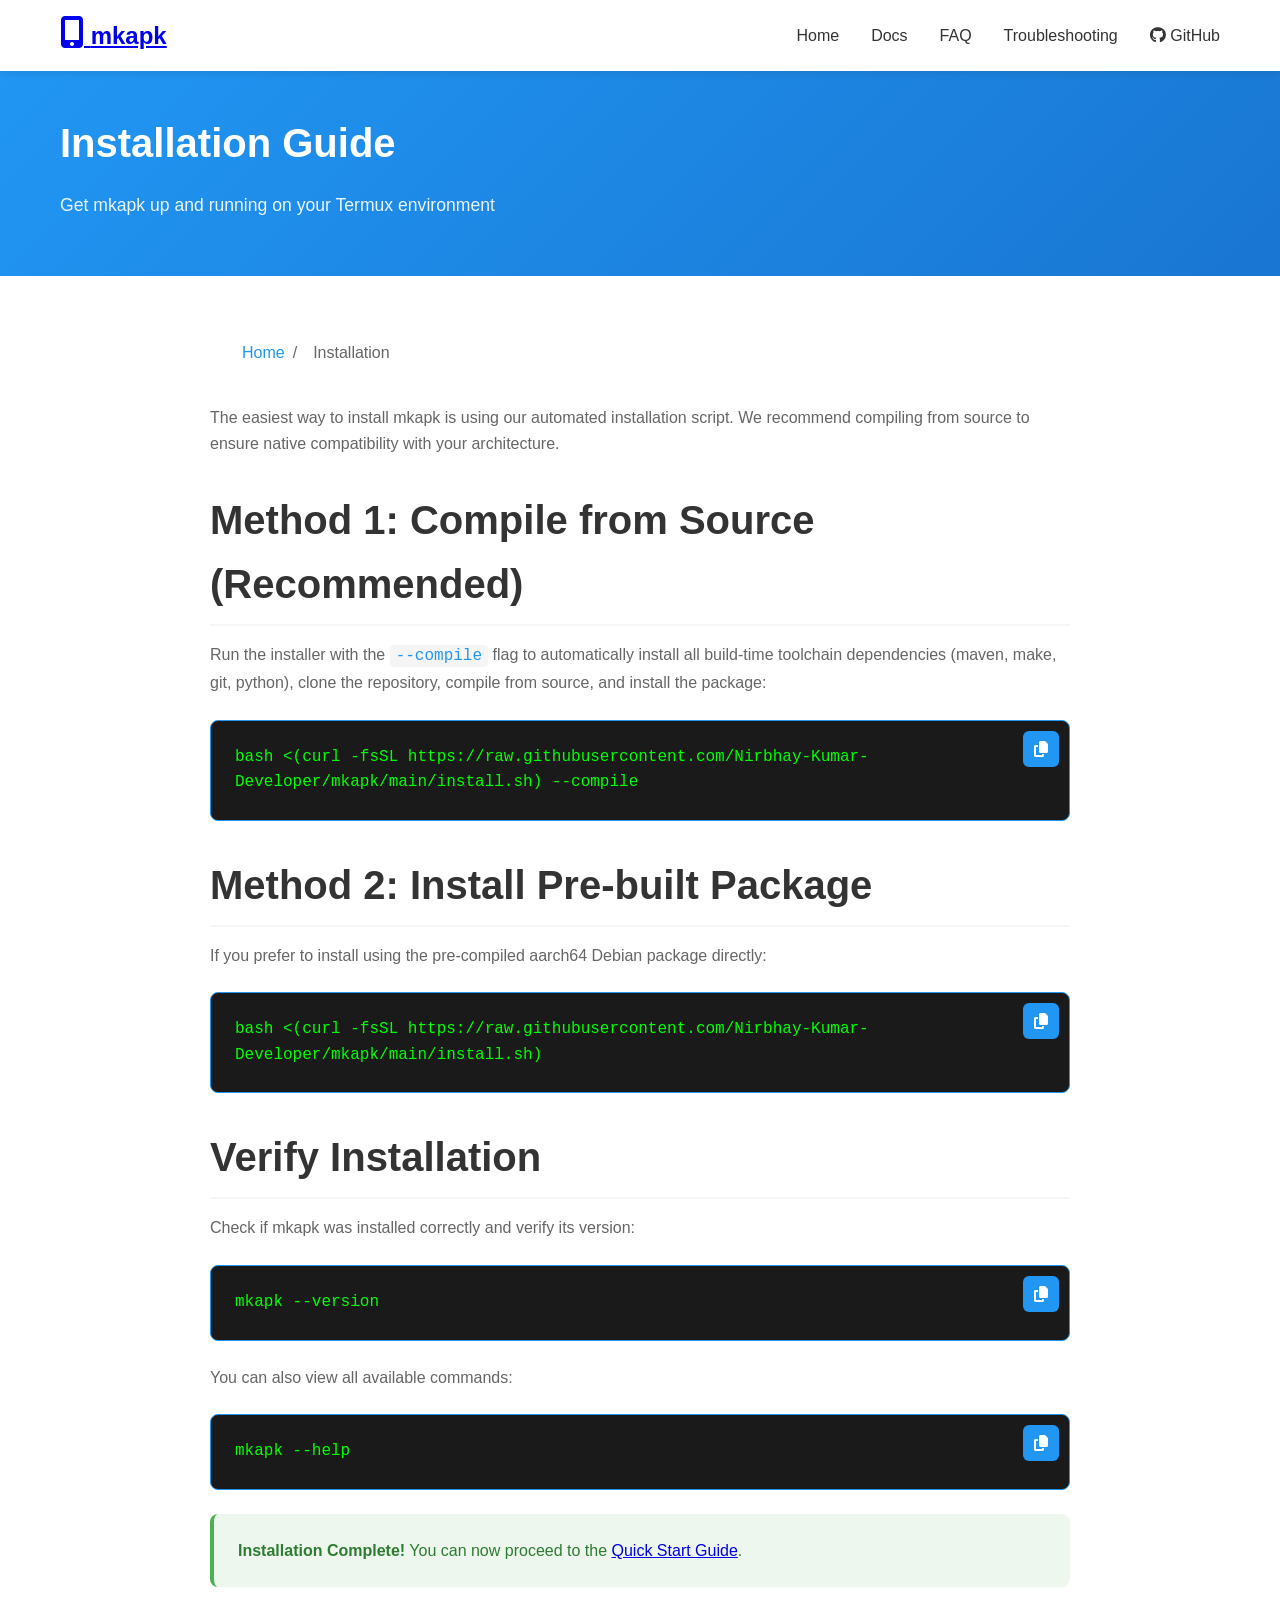
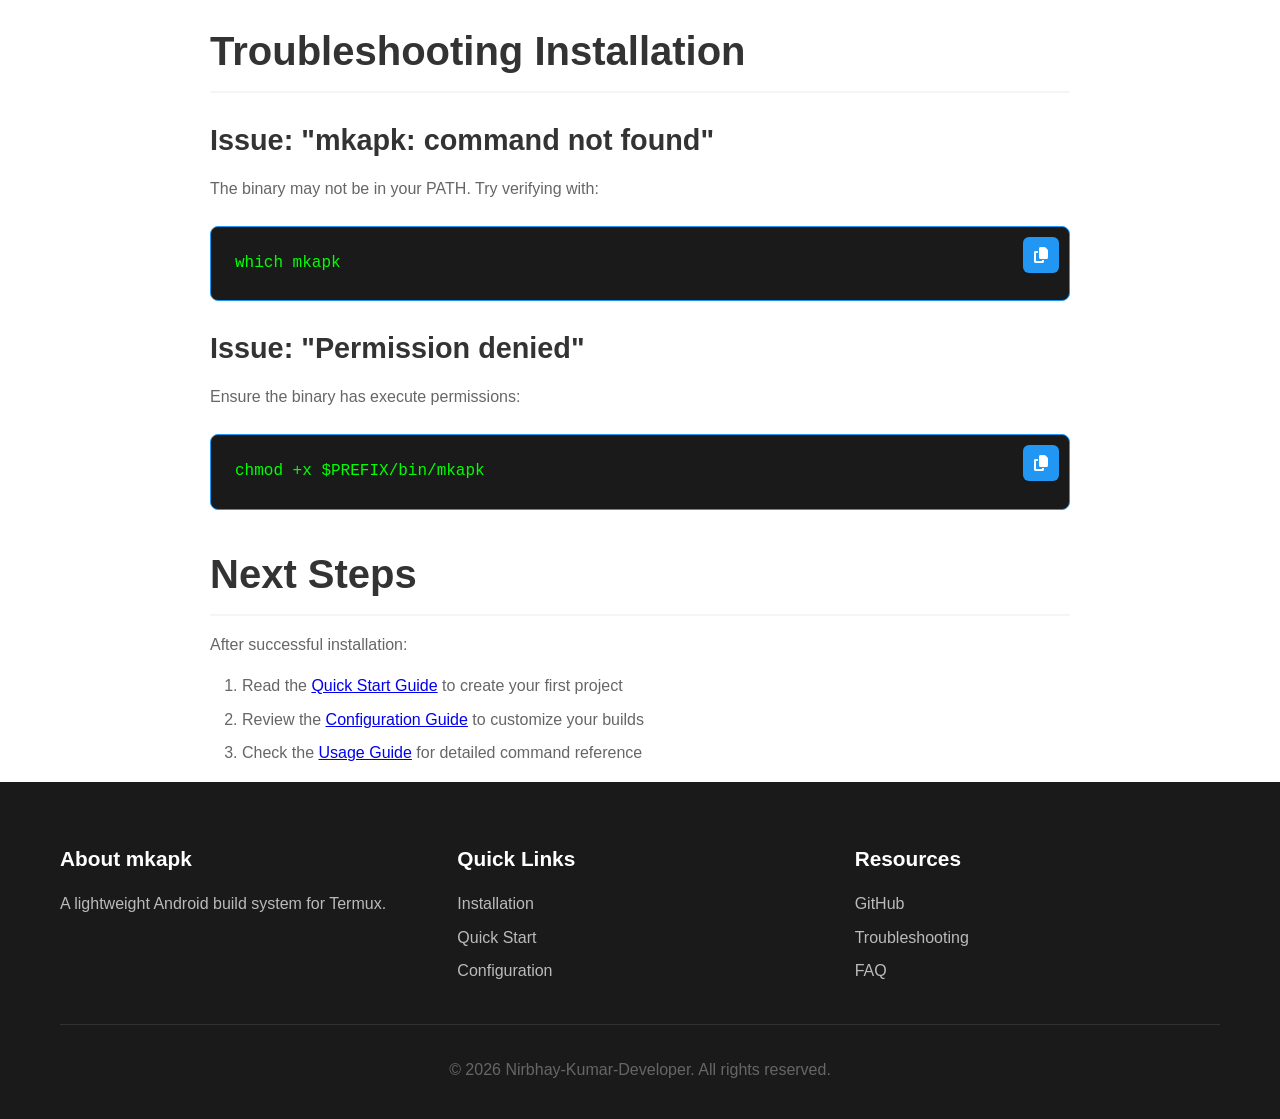
<file: pages/installation.html>
<!DOCTYPE html>
<html lang="en">
<head>
    <meta charset="UTF-8">
    <meta name="viewport" content="width=device-width, initial-scale=1.0">
    <title>Installation Guide - mkapk</title>
    <link rel="stylesheet" href="../css/style.css">
    <link rel="stylesheet" href="../css/responsive.css">
    <link rel="stylesheet" href="https://cdnjs.cloudflare.com/ajax/libs/font-awesome/6.4.0/css/all.min.css">
</head>
<body>
    <!-- Navigation -->
    <nav class="navbar">
        <div class="container">
            <div class="nav-brand">
                <a href="../">
                    <i class="fas fa-mobile-alt"></i>
                    <span>mkapk</span>
                </a>
            </div>
            <ul class="nav-links">
                <li><a href="../">Home</a></li>
                <li class="dropdown">
                    <a href="#">Docs</a>
                    <div class="dropdown-menu">
                        <a href="installation.html">Installation</a>
                        <a href="quickstart.html">Quick Start</a>
                        <a href="configuration.html">Configuration</a>
                        <a href="usage-guide.html">Usage Guide</a>
                    </div>
                </li>
                <li><a href="faq.html">FAQ</a></li>
                <li><a href="troubleshooting.html">Troubleshooting</a></li>
                <li><a href="https://github.com/Nirbhay-Kumar-Developer/mkapk" target="_blank"><i class="fab fa-github"></i> GitHub</a></li>
            </ul>
            <div class="hamburger" id="hamburger">
                <span></span>
                <span></span>
                <span></span>
            </div>
        </div>
    </nav>

    <!-- Page Header -->
    <div class="page-header">
        <div class="container">
            <h1>Installation Guide</h1>
            <p>Get mkapk up and running on your Termux environment</p>
        </div>
    </div>

    <!-- Content -->
    <div class="content">
        <ul class="breadcrumb">
            <li><a href="../">Home</a></li>
            <li>Installation</li>
        </ul>
        
        <p>The easiest way to install mkapk is using our automated installation script. We recommend compiling from source to ensure native compatibility with your architecture.</p>
        
        <h2>Method 1: Compile from Source (Recommended)</h2>
        
        <p>Run the installer with the <code>--compile</code> flag to automatically install all build-time toolchain dependencies (maven, make, git, python), clone the repository, compile from source, and install the package:</p>

        <div class="command-box">
            bash &lt;(curl -fsSL https://raw.githubusercontent.com/Nirbhay-Kumar-Developer/mkapk/main/install.sh) --compile
        </div>

        <h2>Method 2: Install Pre-built Package</h2>
        <p>If you prefer to install using the pre-compiled aarch64 Debian package directly:</p>

        <div class="command-box">
            bash &lt;(curl -fsSL https://raw.githubusercontent.com/Nirbhay-Kumar-Developer/mkapk/main/install.sh)
        </div>

        <h2>Verify Installation</h2>
        <p>Check if mkapk was installed correctly and verify its version:</p>

        <div class="command-box">
            mkapk --version
        </div>

        <p>You can also view all available commands:</p>

        <div class="command-box">
            mkapk --help
        </div>

        <div class="alert alert-success">
            <strong>Installation Complete!</strong> You can now proceed to the <a href="quickstart.html">Quick Start Guide</a>.
        </div>

        <h2>Troubleshooting Installation</h2>

        <h3>Issue: "mkapk: command not found"</h3>
        <p>The binary may not be in your PATH. Try verifying with:</p>
        <div class="command-box">
            which mkapk
        </div>

        <h3>Issue: "Permission denied"</h3>
        <p>Ensure the binary has execute permissions:</p>
        <div class="command-box">
            chmod +x $PREFIX/bin/mkapk
        </div>

        <h2>Next Steps</h2>
        <p>After successful installation:</p>
        <ol>
            <li>Read the <a href="quickstart.html">Quick Start Guide</a> to create your first project</li>
            <li>Review the <a href="configuration.html">Configuration Guide</a> to customize your builds</li>
            <li>Check the <a href="usage-guide.html">Usage Guide</a> for detailed command reference</li>
        </ol>
    </div>

    <!-- Footer -->
    <footer class="footer">
        <div class="container">
            <div class="footer-content">
                <div class="footer-section">
                    <h4>About mkapk</h4>
                    <p>A lightweight Android build system for Termux.</p>
                </div>
                <div class="footer-section">
                    <h4>Quick Links</h4>
                    <ul>
                        <li><a href="installation.html">Installation</a></li>
                        <li><a href="quickstart.html">Quick Start</a></li>
                        <li><a href="configuration.html">Configuration</a></li>
                    </ul>
                </div>
                <div class="footer-section">
                    <h4>Resources</h4>
                    <ul>
                        <li><a href="https://github.com/Nirbhay-Kumar-Developer/mkapk" target="_blank">GitHub</a></li>
                        <li><a href="troubleshooting.html">Troubleshooting</a></li>
                        <li><a href="faq.html">FAQ</a></li>
                    </ul>
                </div>
            </div>
            <div class="footer-bottom">
                <p>&copy; 2026 Nirbhay-Kumar-Developer. All rights reserved.</p>
            </div>
        </div>
    </footer>

    <div class="back-to-top" id="backToTop">
        <i class="fas fa-arrow-up"></i>
    </div>

    <script src="../js/main.js"></script>
</body>
</html>
</file>
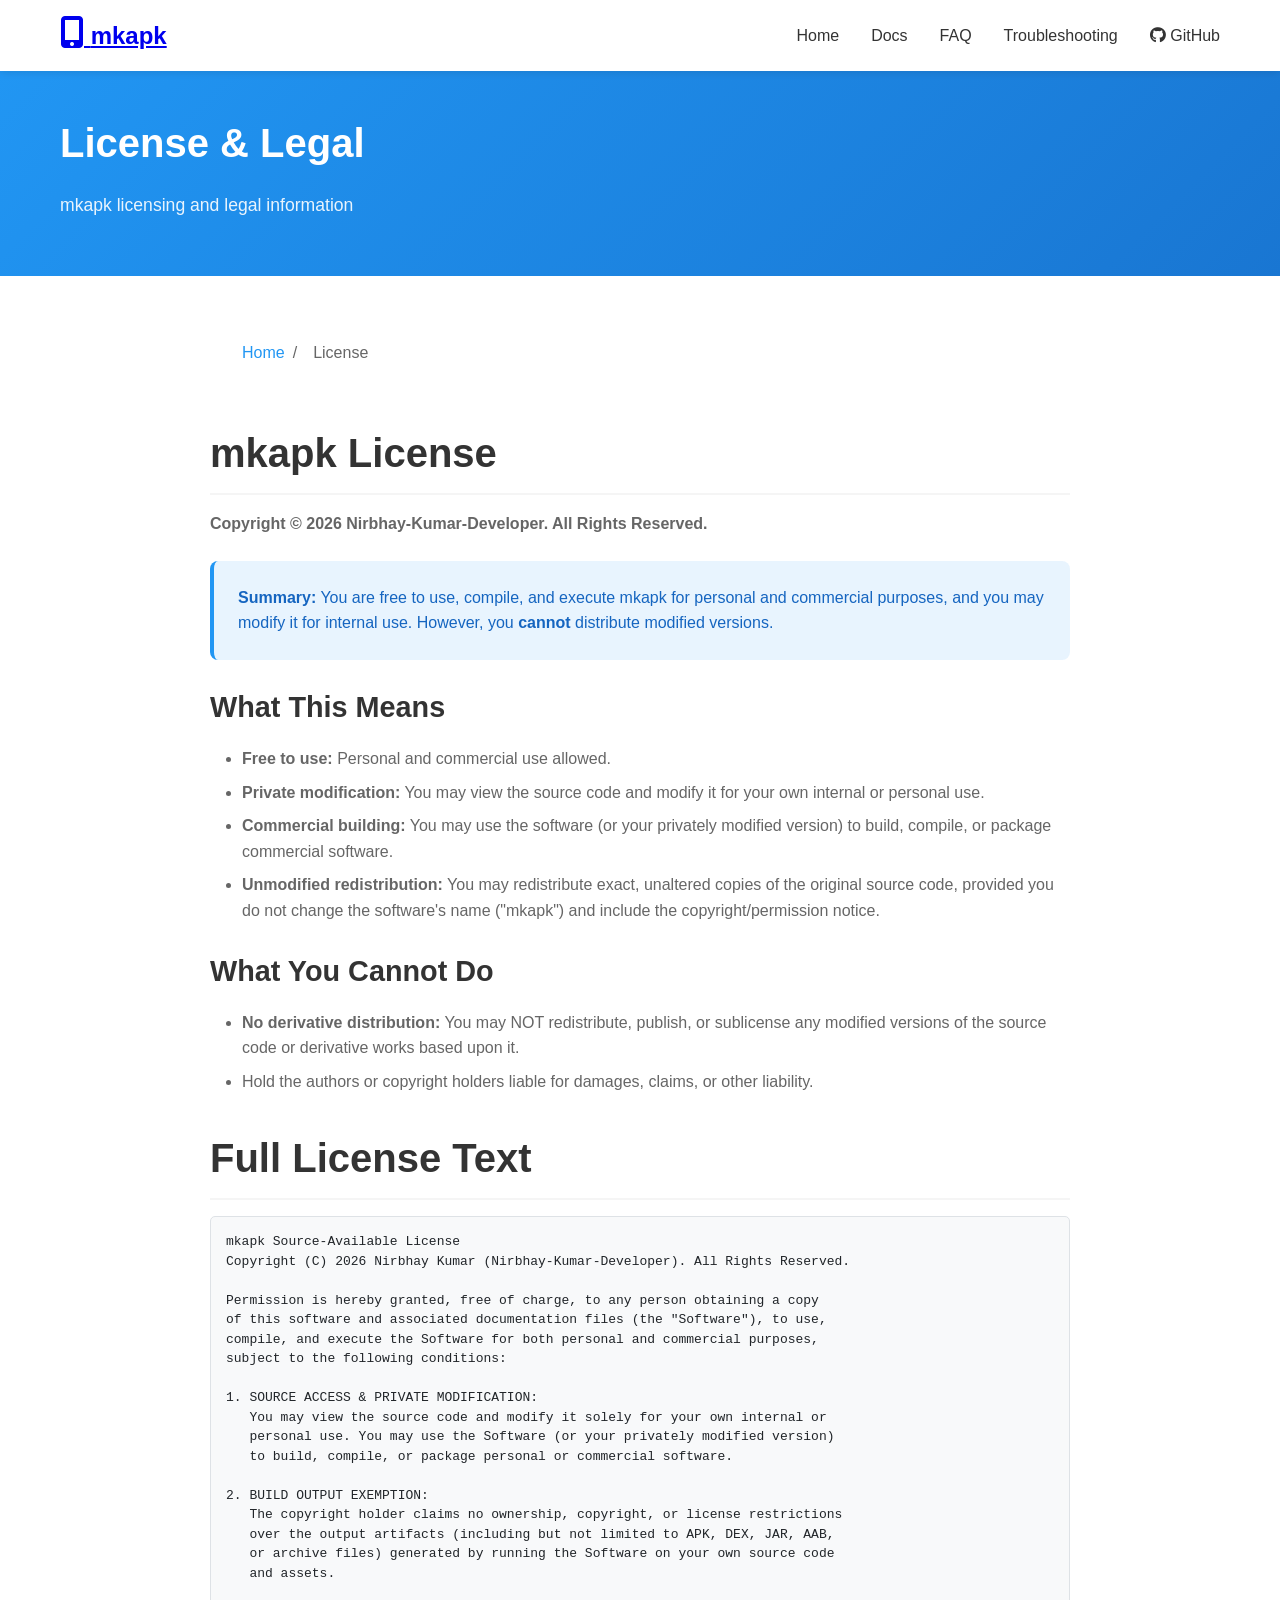
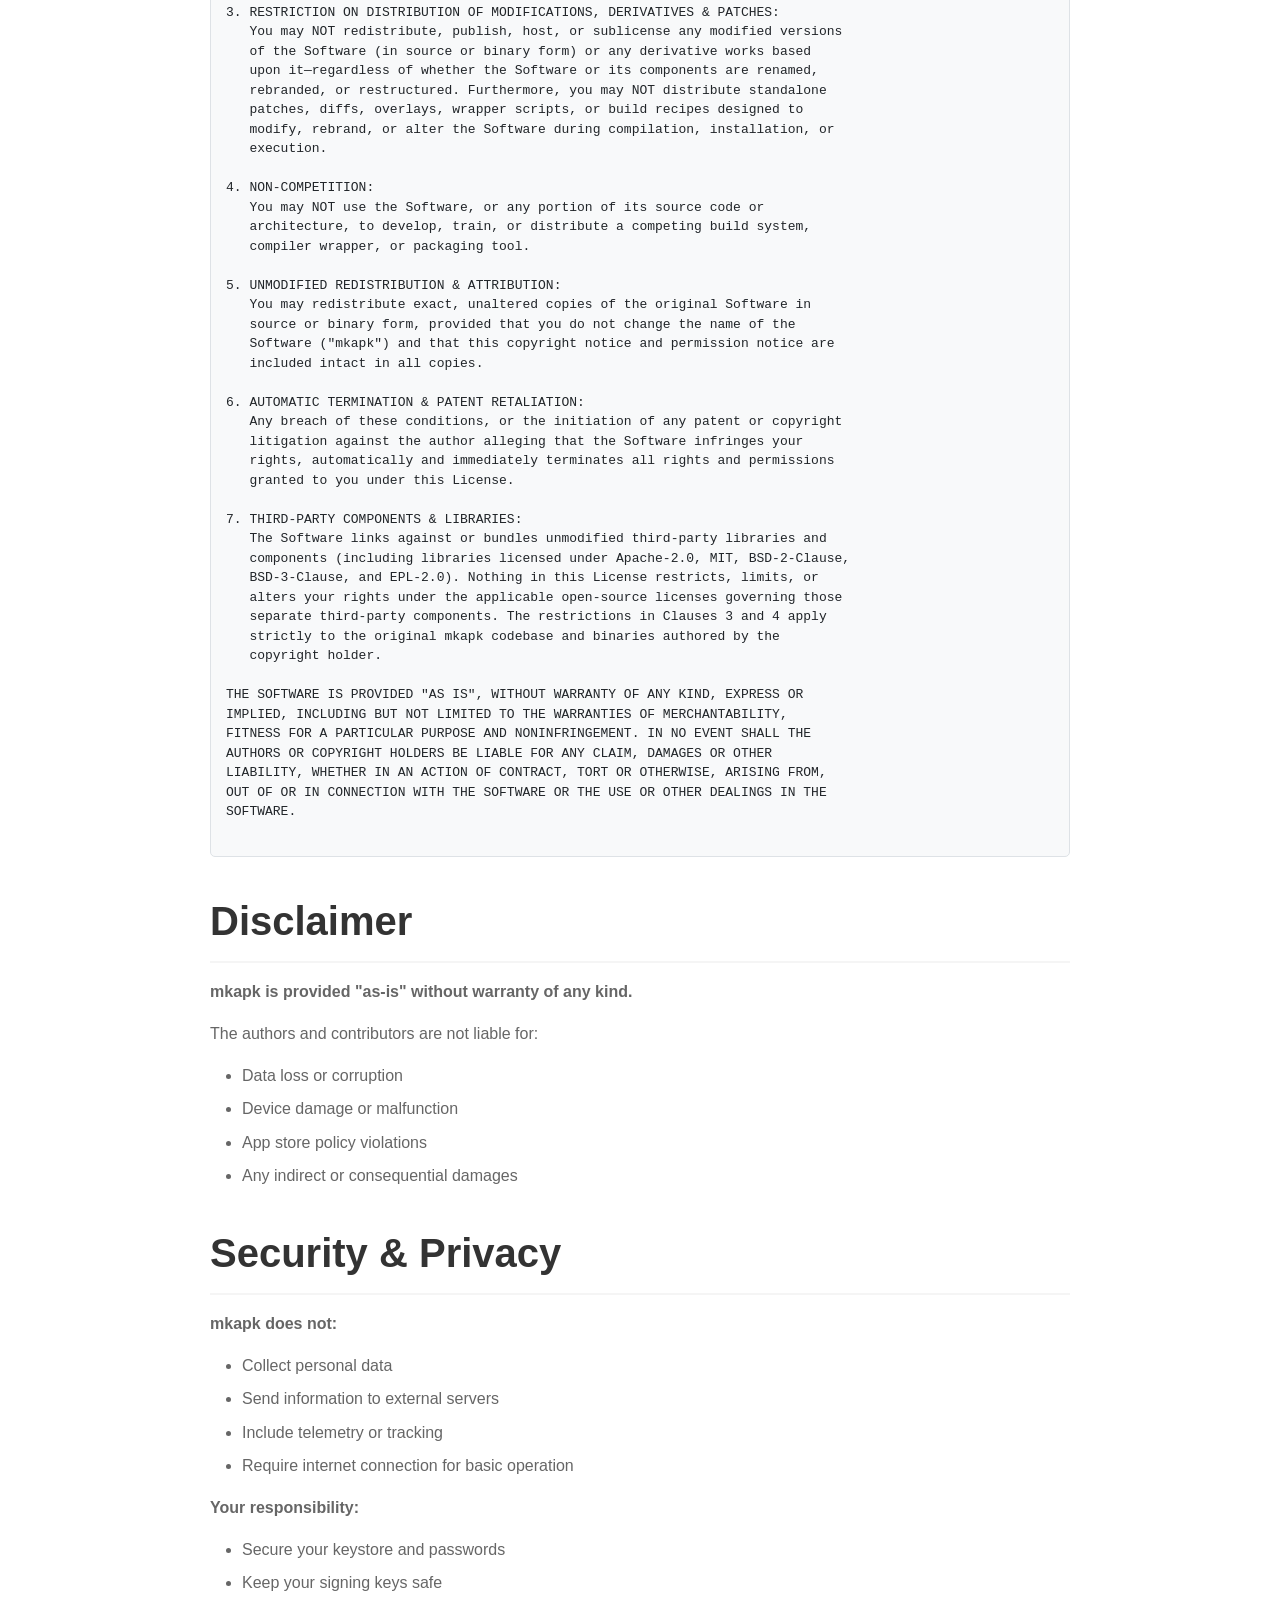
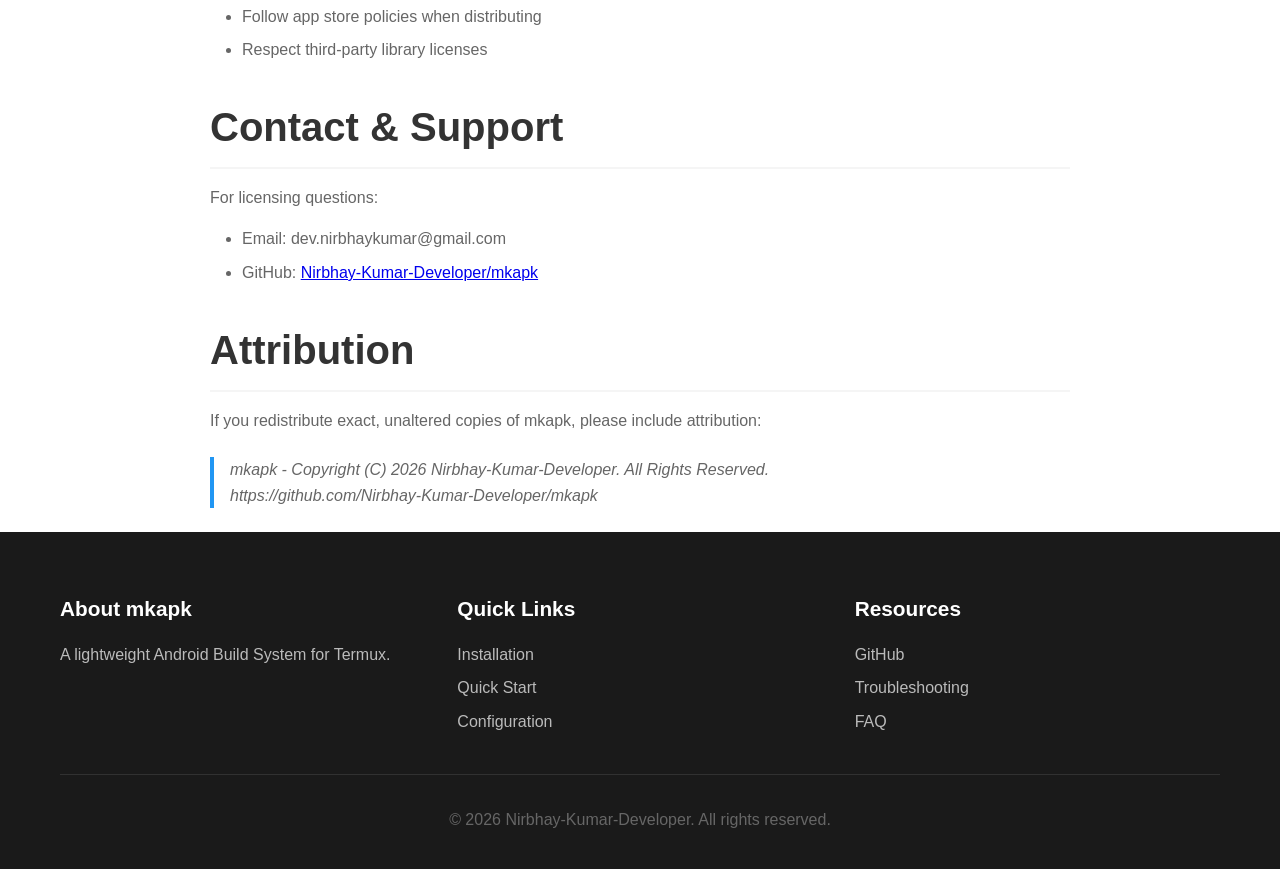
<file: pages/license.html>
<!DOCTYPE html>
<html lang="en">
<head>
    <meta charset="UTF-8">
    <meta name="viewport" content="width=device-width, initial-scale=1.0">
    <title>License - mkapk</title>
    <link rel="stylesheet" href="../css/style.css">
    <link rel="stylesheet" href="../css/responsive.css">
    <link rel="stylesheet" href="https://cdnjs.cloudflare.com/ajax/libs/font-awesome/6.4.0/css/all.min.css">
</head>
<body>
    <!-- Navigation -->
    <nav class="navbar">
        <div class="container">
            <div class="nav-brand">
                <a href="../">
                    <i class="fas fa-mobile-alt"></i>
                    <span>mkapk</span>
                </a>
            </div>
            <ul class="nav-links">
                <li><a href="../">Home</a></li>
                <li class="dropdown">
                    <a href="#">Docs</a>
                    <div class="dropdown-menu">
                        <a href="installation.html">Installation</a>
                        <a href="quickstart.html">Quick Start</a>
                        <a href="configuration.html">Configuration</a>
                        <a href="usage-guide.html">Usage Guide</a>
                        
                    </div>
                </li>
                <li><a href="faq.html">FAQ</a></li>
                <li><a href="troubleshooting.html">Troubleshooting</a></li>
                
                <li><a href="https://github.com/Nirbhay-Kumar-Developer/mkapk" target="_blank"><i class="fab fa-github"></i> GitHub</a></li>
            </ul>
            <div class="hamburger" id="hamburger">
                <span></span>
                <span></span>
                <span></span>
            </div>
        </div>
    </nav>

    <!-- Page Header -->
    <div class="page-header">
        <div class="container">
            <h1>License & Legal</h1>
            <p>mkapk licensing and legal information</p>
        </div>
    </div>

    <!-- Content -->
    <div class="content">
        <ul class="breadcrumb">
            <li><a href="../">Home</a></li>
            <li>License</li>
        </ul>

        <h2>mkapk License</h2>
        <p><strong>Copyright &copy; 2026 Nirbhay-Kumar-Developer. All Rights Reserved.</strong></p>

        <div class="alert alert-info">
            <strong>Summary:</strong> You are free to use, compile, and execute mkapk for personal and commercial purposes, and you may modify it for internal use. However, you <strong>cannot</strong> distribute modified versions.
        </div>

        <h3>What This Means</h3>
        <ul>
            <li><strong>Free to use:</strong> Personal and commercial use allowed.</li>
            <li><strong>Private modification:</strong> You may view the source code and modify it for your own internal or personal use.</li>
            <li><strong>Commercial building:</strong> You may use the software (or your privately modified version) to build, compile, or package commercial software.</li>
            <li><strong>Unmodified redistribution:</strong> You may redistribute exact, unaltered copies of the original source code, provided you do not change the software's name ("mkapk") and include the copyright/permission notice.</li>
        </ul>

        <h3>What You Cannot Do</h3>
        <ul>
            <li><strong>No derivative distribution:</strong> You may NOT redistribute, publish, or sublicense any modified versions of the source code or derivative works based upon it.</li>
            <li>Hold the authors or copyright holders liable for damages, claims, or other liability.</li>
        </ul>

        <h2>Full License Text</h2>
        <pre style="background-color: #f8f9fa; color: #212529; padding: 15px; border: 1px solid #dee2e6; border-radius: 5px; overflow-x: auto; font-family: monospace; line-height: 1.5; white-space: pre-wrap;">
mkapk Source-Available License
Copyright (C) 2026 Nirbhay Kumar (Nirbhay-Kumar-Developer). All Rights Reserved.

Permission is hereby granted, free of charge, to any person obtaining a copy
of this software and associated documentation files (the "Software"), to use,
compile, and execute the Software for both personal and commercial purposes,
subject to the following conditions:

1. SOURCE ACCESS & PRIVATE MODIFICATION:
   You may view the source code and modify it solely for your own internal or
   personal use. You may use the Software (or your privately modified version)
   to build, compile, or package personal or commercial software.

2. BUILD OUTPUT EXEMPTION:
   The copyright holder claims no ownership, copyright, or license restrictions
   over the output artifacts (including but not limited to APK, DEX, JAR, AAB,
   or archive files) generated by running the Software on your own source code
   and assets.

3. RESTRICTION ON DISTRIBUTION OF MODIFICATIONS, DERIVATIVES & PATCHES:
   You may NOT redistribute, publish, host, or sublicense any modified versions
   of the Software (in source or binary form) or any derivative works based
   upon it—regardless of whether the Software or its components are renamed,
   rebranded, or restructured. Furthermore, you may NOT distribute standalone
   patches, diffs, overlays, wrapper scripts, or build recipes designed to
   modify, rebrand, or alter the Software during compilation, installation, or
   execution.

4. NON-COMPETITION:
   You may NOT use the Software, or any portion of its source code or
   architecture, to develop, train, or distribute a competing build system,
   compiler wrapper, or packaging tool.

5. UNMODIFIED REDISTRIBUTION & ATTRIBUTION:
   You may redistribute exact, unaltered copies of the original Software in
   source or binary form, provided that you do not change the name of the
   Software ("mkapk") and that this copyright notice and permission notice are
   included intact in all copies.

6. AUTOMATIC TERMINATION & PATENT RETALIATION:
   Any breach of these conditions, or the initiation of any patent or copyright
   litigation against the author alleging that the Software infringes your
   rights, automatically and immediately terminates all rights and permissions
   granted to you under this License.

7. THIRD-PARTY COMPONENTS & LIBRARIES:
   The Software links against or bundles unmodified third-party libraries and
   components (including libraries licensed under Apache-2.0, MIT, BSD-2-Clause,
   BSD-3-Clause, and EPL-2.0). Nothing in this License restricts, limits, or
   alters your rights under the applicable open-source licenses governing those
   separate third-party components. The restrictions in Clauses 3 and 4 apply
   strictly to the original mkapk codebase and binaries authored by the
   copyright holder.

THE SOFTWARE IS PROVIDED "AS IS", WITHOUT WARRANTY OF ANY KIND, EXPRESS OR
IMPLIED, INCLUDING BUT NOT LIMITED TO THE WARRANTIES OF MERCHANTABILITY,
FITNESS FOR A PARTICULAR PURPOSE AND NONINFRINGEMENT. IN NO EVENT SHALL THE
AUTHORS OR COPYRIGHT HOLDERS BE LIABLE FOR ANY CLAIM, DAMAGES OR OTHER
LIABILITY, WHETHER IN AN ACTION OF CONTRACT, TORT OR OTHERWISE, ARISING FROM,
OUT OF OR IN CONNECTION WITH THE SOFTWARE OR THE USE OR OTHER DEALINGS IN THE
SOFTWARE.
        </pre>

        <h2>Disclaimer</h2>
        <p><strong>mkapk is provided "as-is" without warranty of any kind.</strong></p>
        <p>The authors and contributors are not liable for:</p>
        <ul>
            <li>Data loss or corruption</li>
            <li>Device damage or malfunction</li>
            <li>App store policy violations</li>
            <li>Any indirect or consequential damages</li>
        </ul>

        <h2>Security & Privacy</h2>
        <p><strong>mkapk does not:</strong></p>
        <ul>
            <li>Collect personal data</li>
            <li>Send information to external servers</li>
            <li>Include telemetry or tracking</li>
            <li>Require internet connection for basic operation</li>
        </ul>

        <p><strong>Your responsibility:</strong></p>
        <ul>
            <li>Secure your keystore and passwords</li>
            <li>Keep your signing keys safe</li>
            <li>Follow app store policies when distributing</li>
            <li>Respect third-party library licenses</li>
        </ul>

        <h2>Contact & Support</h2>
        <p>For licensing questions:</p>
        <ul>
            <li>Email: dev.nirbhaykumar@gmail.com</li>
            <li>GitHub: <a href="https://github.com/Nirbhay-Kumar-Developer/mkapk" target="_blank">Nirbhay-Kumar-Developer/mkapk</a></li>
        </ul>

        <h2>Attribution</h2>
        <p>If you redistribute exact, unaltered copies of mkapk, please include attribution:</p>
        <blockquote>
            <p>mkapk - Copyright (C) 2026 Nirbhay-Kumar-Developer. All Rights Reserved.<br>
            https://github.com/Nirbhay-Kumar-Developer/mkapk</p>
        </blockquote>
    </div>

    <!-- Footer -->
    <footer class="footer">
        <div class="container">
            <div class="footer-content">
                <div class="footer-section">
                    <h4>About mkapk</h4>
                    <p>A lightweight Android Build System for Termux.</p>
                </div>
                <div class="footer-section">
                    <h4>Quick Links</h4>
                    <ul>
                        <li><a href="installation.html">Installation</a></li>
                        <li><a href="quickstart.html">Quick Start</a></li>
                        <li><a href="configuration.html">Configuration</a></li>
                    </ul>
                </div>
                <div class="footer-section">
                    <h4>Resources</h4>
                    <ul>
                        <li><a href="https://github.com/Nirbhay-Kumar-Developer/mkapk" target="_blank">GitHub</a></li>
                        <li><a href="troubleshooting.html">Troubleshooting</a></li>
                        <li><a href="faq.html">FAQ</a></li>
                    </ul>
                </div>
            </div>
            <div class="footer-bottom">
                <p>&copy; 2026 Nirbhay-Kumar-Developer. All rights reserved.</p>
            </div>
        </div>
    </footer>

    <div class="back-to-top" id="backToTop">
        <i class="fas fa-arrow-up"></i>
    </div>

    <script src="../js/main.js"></script>
</body>
</html>
</file>
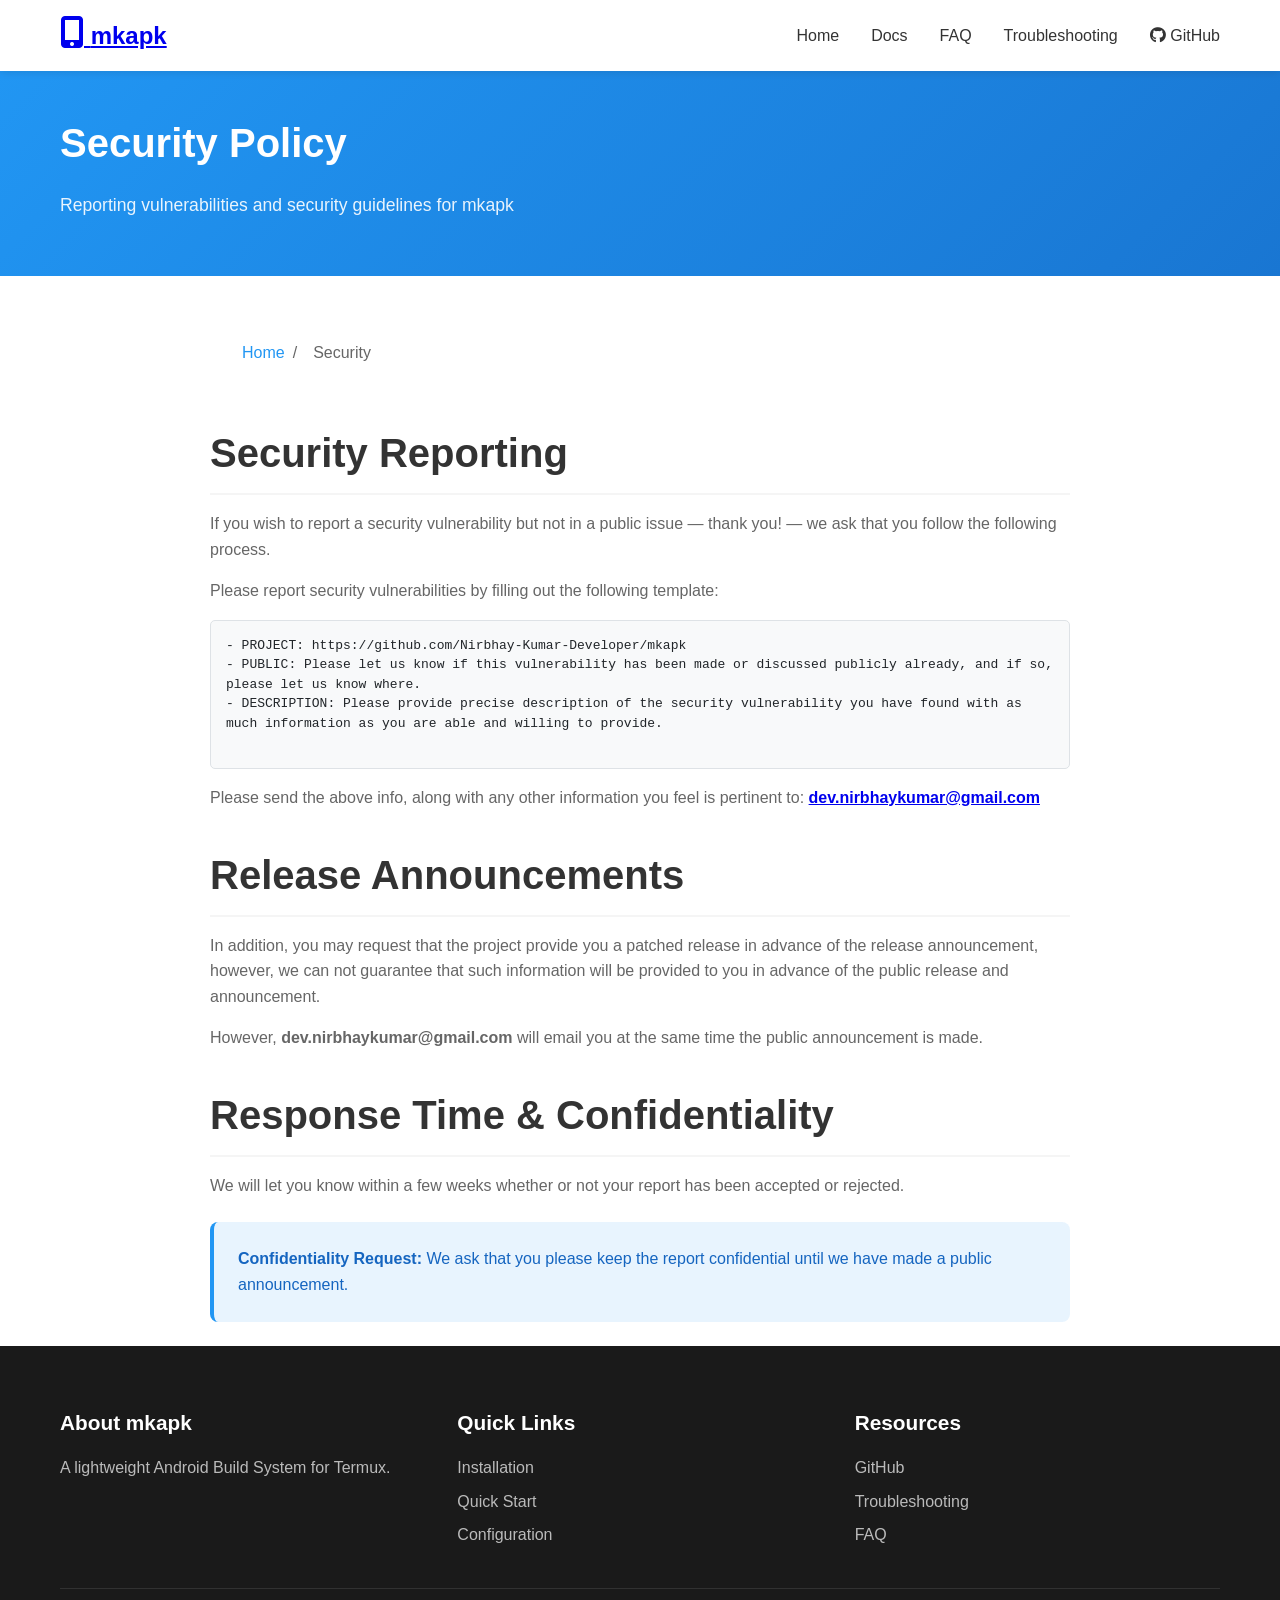
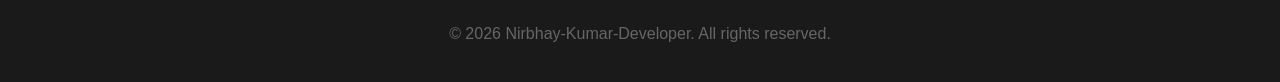
<file: pages/security.html>
<!DOCTYPE html>
<html lang="en">
<head>
    <meta charset="UTF-8">
    <meta name="viewport" content="width=device-width, initial-scale=1.0">
    <title>Security - mkapk</title>
    <link rel="stylesheet" href="../css/style.css">
    <link rel="stylesheet" href="../css/responsive.css">
    <link rel="stylesheet" href="https://cdnjs.cloudflare.com/ajax/libs/font-awesome/6.4.0/css/all.min.css">
</head>
<body>
    <!-- Navigation -->
    <nav class="navbar">
        <div class="container">
            <div class="nav-brand">
                <a href="../">
                    <i class="fas fa-mobile-alt"></i>
                    <span>mkapk</span>
                </a>
            </div>
            <ul class="nav-links">
                <li><a href="../">Home</a></li>
                <li class="dropdown">
                    <a href="#">Docs</a>
                    <div class="dropdown-menu">
                        <a href="installation.html">Installation</a>
                        <a href="quickstart.html">Quick Start</a>
                        <a href="configuration.html">Configuration</a>
                        <a href="usage-guide.html">Usage Guide</a>
                    </div>
                </li>
                <li><a href="faq.html">FAQ</a></li>
                <li><a href="troubleshooting.html">Troubleshooting</a></li>
                <li><a href="https://github.com/Nirbhay-Kumar-Developer/mkapk" target="_blank"><i class="fab fa-github"></i> GitHub</a></li>
            </ul>
            <div class="hamburger" id="hamburger">
                <span></span>
                <span></span>
                <span></span>
            </div>
        </div>
    </nav>

    <!-- Page Header -->
    <div class="page-header">
        <div class="container">
            <h1>Security Policy</h1>
            <p>Reporting vulnerabilities and security guidelines for mkapk</p>
        </div>
    </div>

    <!-- Content -->
    <div class="content">
        <ul class="breadcrumb">
            <li><a href="../">Home</a></li>
            <li>Security</li>
        </ul>

        <h2>Security Reporting</h2>
        <p>If you wish to report a security vulnerability but not in a public issue — thank you! — we ask that you follow the following process.</p>

        <p>Please report security vulnerabilities by filling out the following template:</p>

        <pre style="background-color: #f8f9fa; color: #212529; padding: 15px; border: 1px solid #dee2e6; border-radius: 5px; overflow-x: auto; font-family: monospace; line-height: 1.5; white-space: pre-wrap;">
- PROJECT: https://github.com/Nirbhay-Kumar-Developer/mkapk
- PUBLIC: Please let us know if this vulnerability has been made or discussed publicly already, and if so, please let us know where.
- DESCRIPTION: Please provide precise description of the security vulnerability you have found with as much information as you are able and willing to provide.
        </pre>

        <p>Please send the above info, along with any other information you feel is pertinent to: <a href="mailto:dev.nirbhaykumar@gmail.com"><strong>dev.nirbhaykumar@gmail.com</strong></a></p>

        <h2>Release Announcements</h2>
        <p>In addition, you may request that the project provide you a patched release in advance of the release announcement, however, we can not guarantee that such information will be provided to you in advance of the public release and announcement.</p>

        <p>However, <strong>dev.nirbhaykumar@gmail.com</strong> will email you at the same time the public announcement is made.</p>

        <h2>Response Time & Confidentiality</h2>
        <p>We will let you know within a few weeks whether or not your report has been accepted or rejected.</p>

        <div class="alert alert-info">
            <strong>Confidentiality Request:</strong> We ask that you please keep the report confidential until we have made a public announcement.
        </div>
    </div>

    <!-- Footer -->
    <footer class="footer">
        <div class="container">
            <div class="footer-content">
                <div class="footer-section">
                    <h4>About mkapk</h4>
                    <p>A lightweight Android Build System for Termux.</p>
                </div>
                <div class="footer-section">
                    <h4>Quick Links</h4>
                    <ul>
                        <li><a href="installation.html">Installation</a></li>
                        <li><a href="quickstart.html">Quick Start</a></li>
                        <li><a href="configuration.html">Configuration</a></li>
                    </ul>
                </div>
                <div class="footer-section">
                    <h4>Resources</h4>
                    <ul>
                        <li><a href="https://github.com/Nirbhay-Kumar-Developer/mkapk" target="_blank">GitHub</a></li>
                        <li><a href="troubleshooting.html">Troubleshooting</a></li>
                        <li><a href="faq.html">FAQ</a></li>
                    </ul>
                </div>
            </div>
            <div class="footer-bottom">
                <p>&copy; 2026 Nirbhay-Kumar-Developer. All rights reserved.</p>
            </div>
        </div>
    </footer>

    <div class="back-to-top" id="backToTop">
        <i class="fas fa-arrow-up"></i>
    </div>

    <script src="../js/main.js"></script>
</body>
</html>
</file>
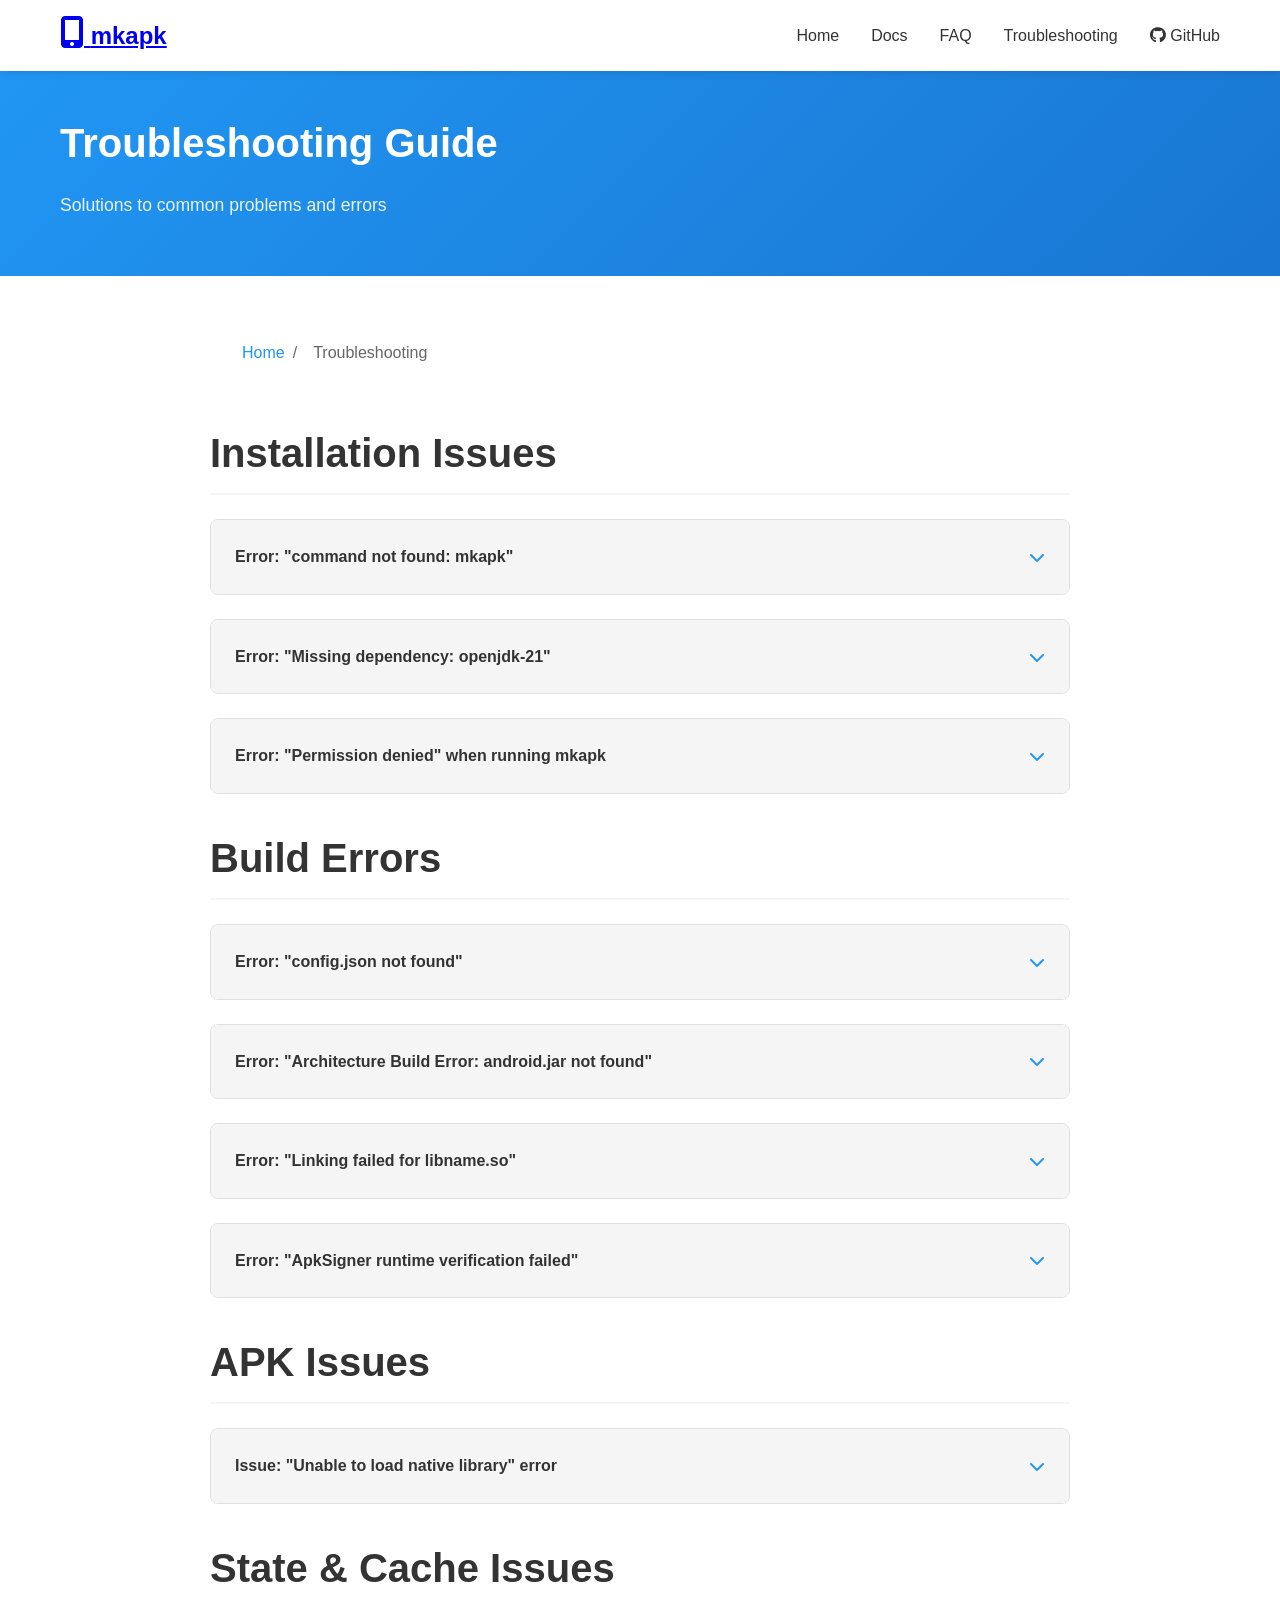
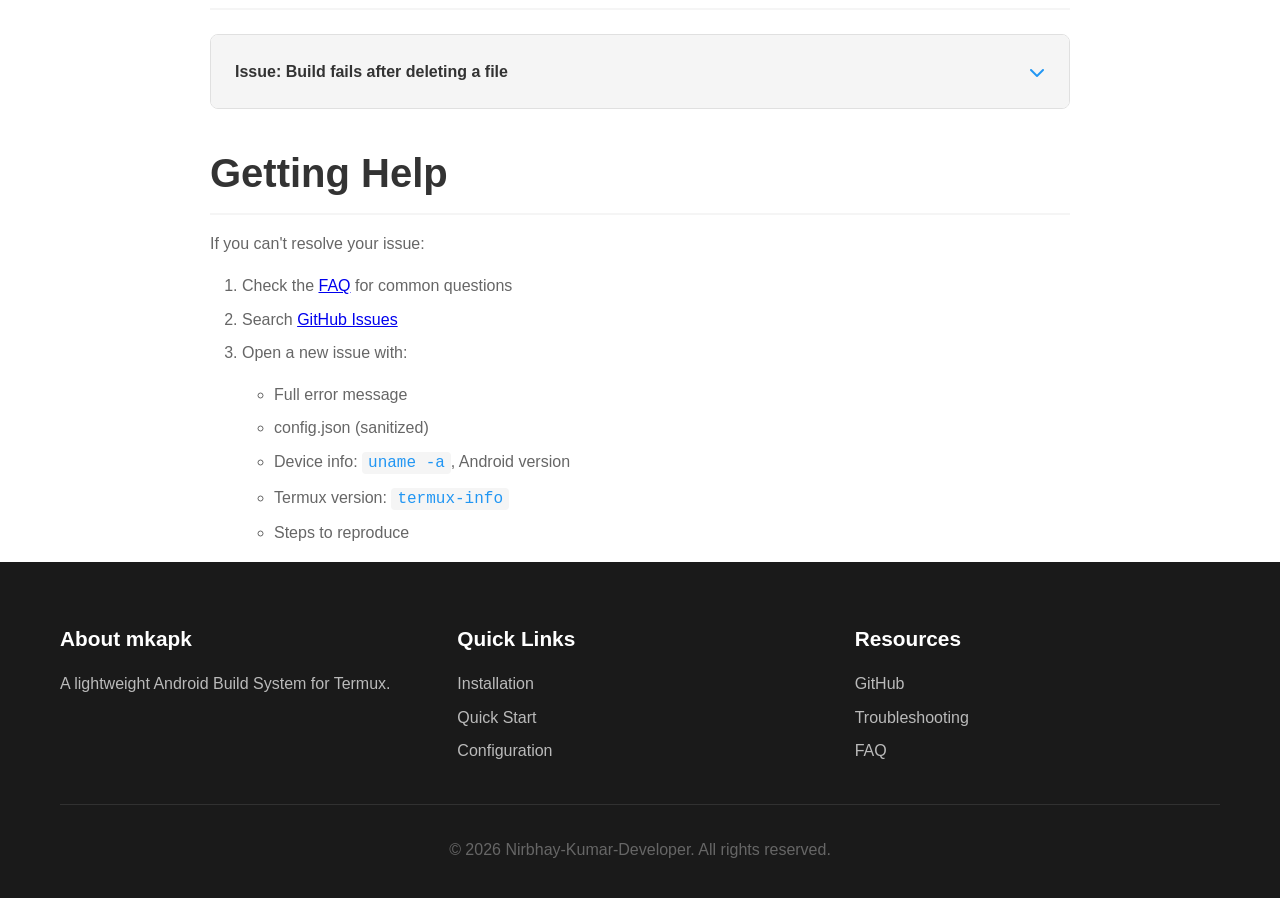
<file: pages/troubleshooting.html>
<!DOCTYPE html>
<html lang="en">
<head>
    <meta charset="UTF-8">
    <meta name="viewport" content="width=device-width, initial-scale=1.0">
    <title>Troubleshooting - mkapk</title>
    <link rel="stylesheet" href="../css/style.css">
    <link rel="stylesheet" href="../css/responsive.css">
    <link rel="stylesheet" href="https://cdnjs.cloudflare.com/ajax/libs/font-awesome/6.4.0/css/all.min.css">
</head>
<body>
    <!-- Navigation -->
    <nav class="navbar">
        <div class="container">
            <div class="nav-brand">
                <a href="../">
                    <i class="fas fa-mobile-alt"></i>
                    <span>mkapk</span>
                </a>
            </div>
            <ul class="nav-links">
                <li><a href="../">Home</a></li>
                <li class="dropdown">
                    <a href="#">Docs</a>
                    <div class="dropdown-menu">
                        <a href="installation.html">Installation</a>
                        <a href="quickstart.html">Quick Start</a>
                        <a href="configuration.html">Configuration</a>
                        <a href="usage-guide.html">Usage Guide</a>
                        
                    </div>
                </li>
                <li><a href="faq.html">FAQ</a></li>
                <li><a href="troubleshooting.html">Troubleshooting</a></li>
                
                <li><a href="https://github.com/Nirbhay-Kumar-Developer/mkapk" target="_blank"><i class="fab fa-github"></i> GitHub</a></li>
            </ul>
            <div class="hamburger" id="hamburger">
                <span></span>
                <span></span>
                <span></span>
            </div>
        </div>
    </nav>

    <!-- Page Header -->
    <div class="page-header">
        <div class="container">
            <h1>Troubleshooting Guide</h1>
            <p>Solutions to common problems and errors</p>
        </div>
    </div>

    <!-- Content -->
    <div class="content">
        <ul class="breadcrumb">
            <li><a href="../">Home</a></li>
            <li>Troubleshooting</li>
        </ul>

        <h2>Installation Issues</h2>

        <div class="faq-item">
            <div class="faq-question">
                <span><strong>Error:</strong> "command not found: mkapk"</span>
                <i class="fas fa-chevron-down"></i>
            </div>
            <div class="faq-answer">
                <p><strong>Causes:</strong> Binary not installed or not in PATH</p>
                <p><strong>Solutions:</strong></p>
                <ol>
                    <li>Verify installation:
                        <pre><code>which mkapk</code></pre>
                    </li>
                    <li>If empty, reinstall:
                        <pre><code>dpkg --install ./mkapk-aarch64.deb</code></pre>
                    </li>
                    <li>Check permissions:
                        <pre><code>chmod +x $PREFIX/bin/mkapk</code></pre>
                    </li>                  
                </ol>
            </div>
        </div>

        <div class="faq-item">
            <div class="faq-question">
                <span><strong>Error:</strong> "Missing dependency: openjdk-21"</span>
                <i class="fas fa-chevron-down"></i>
            </div>
            <div class="faq-answer">
                <p><strong>Solution:</strong> Install OpenJDK 21</p>
                <pre><code>apt install openjdk-21 -y</code></pre>
                <p>Then verify:</p>
                <pre><code>java -version</code></pre>
            </div>
        </div>

        <div class="faq-item">
            <div class="faq-question">
                <span><strong>Error:</strong> "Permission denied" when running mkapk</span>
                <i class="fas fa-chevron-down"></i>
            </div>
            <div class="faq-answer">
                <p><strong>Solution:</strong> Add execute permission to binary</p>
                <pre><code>chmod +x $PREFIX/bin/mkapk</code></pre>
            </div>
        </div>

        <h2>Build Errors</h2>

        <div class="faq-item">
            <div class="faq-question">
                <span><strong>Error:</strong> "config.json not found"</span>
                <i class="fas fa-chevron-down"></i>
            </div>
            <div class="faq-answer">
                <p><strong>Cause:</strong> Project not initialized</p>
                <p><strong>Solution:</strong> Initialize project first</p>
                <pre><code>mkapk init</code></pre>
                <p>Then configure <code>config.json</code> with your project settings.</p>
            </div>
        </div>

        <div class="faq-item">
            <div class="faq-question">
                <span><strong>Error:</strong> "Architecture Build Error: android.jar not found"</span>
                <i class="fas fa-chevron-down"></i>
            </div>
            <div class="faq-answer">
                <p><strong>Cause:</strong> SDK_ROOT or TARGET_SDK incorrectly configured</p>
                <p><strong>Solution:</strong> Fix config.json</p>
                <pre><code>{
  "SDK_ROOT": "/path/to/android-sdk",
  "TARGET_SDK": "34"
}</code></pre>
                <p>Verify the path exists:</p>
                <pre><code>ls ~/android-sdk/platforms/android-34/android.jar</code></pre>
            </div>
        </div>        

        <div class="faq-item">
            <div class="faq-question">
                <span><strong>Error:</strong> "Linking failed for libname.so"</span>
                <i class="fas fa-chevron-down"></i>
            </div>
            <div class="faq-answer">
                <p><strong>Cause:</strong> Native linking error (missing symbols, wrong ABI)</p>
                <p><strong>Solutions:</strong></p>
                <ol>
                    <li>Check for missing dependencies in EXTRA_FLAGS:
                        <pre><code>"EXTRA_FLAGS": ["-lm", "-ldl"]</code></pre>
                    </li>
                    <li>Verify all source files are included</li>
                    <li>Check C++ flags are correct:
                        <pre><code>"EXTRA_FLAGS": ["-std=c++17", "-fexceptions"]</code></pre>
                    </li>
                </ol>
            </div>
        </div>        

        <div class="faq-item">
            <div class="faq-question">
                <span><strong>Error:</strong> "ApkSigner runtime verification failed"</span>
                <i class="fas fa-chevron-down"></i>
            </div>
            <div class="faq-answer">
                <p><strong>Cause:</strong> Keystore issues (wrong password, missing alias, corrupted file)</p>
                <p><strong>Solutions:</strong></p>
                <ol>
                    <li>For debug builds, mkapk creates debug.keystore automatically</li>
                    <li>For release, verify keystore exists:
                        <pre><code>keytool -list -v -keystore ~/my-release.keystore</code></pre>
                    </li>
                    <li>Check config.json KEYSTORE_ALIAS matches actual alias</li>
                    <li>If corrupted, recreate keystore (this will invalidate old signatures)</li>
                </ol>
            </div>
        </div>

        

        <h2>APK Issues</h2>

        <div class="faq-item">
            <div class="faq-question">
                <span><strong>Issue:</strong> "Unable to load native library" error</span>
                <i class="fas fa-chevron-down"></i>
            </div>
            <div class="faq-answer">
                <p><strong>Cause:</strong> Native library missing or wrong ABI</p>
                <p><strong>Solutions:</strong></p>
                <ol>
                    <li>Verify library compiled for correct ABI:
                        <pre><code>file lib/arm64-v8a/libmylib.so</code></pre>
                    </li>
                    <li>Match device ABI:
                        <pre><code>adb shell getprop ro.product.cpu.abi</code></pre>
                    </li>
                    <li>Build for correct ABI:
                        <pre><code>mkapk build -arch aarch64-linux-android</code></pre>
                    </li>
                    <li>Check library is included in APK:
                        <pre><code>unzip -l MyApp.apk | grep .so</code></pre>
                    </li>
                </ol>
            </div>
        </div>

        <h2>State & Cache Issues</h2>

        <div class="faq-item">
            <div class="faq-question">
                <span><strong>Issue:</strong> Build fails after deleting a file</span>
                <i class="fas fa-chevron-down"></i>
            </div>
            <div class="faq-answer">
                <p><strong>Solution:</strong> Clean and rebuild</p>
                <pre><code>mkapk clean
mkapk build</code></pre>
                <p>This resets the incremental build cache.</p>
            </div>
        </div>       

        <h2>Getting Help</h2>
        <p>If you can't resolve your issue:</p>
        <ol>
            <li>Check the <a href="faq.html">FAQ</a> for common questions</li>
            <li>Search <a href="https://github.com/Nirbhay-Kumar-Developer/mkapk/issues" target="_blank">GitHub Issues</a></li>
            <li>Open a new issue with:
                <ul>
                    <li>Full error message</li>
                    <li>config.json (sanitized)</li>
                    <li>Device info: <code>uname -a</code>, Android version</li>
                    <li>Termux version: <code>termux-info</code></li>
                    <li>Steps to reproduce</li>
                </ul>
            </li>
        </ol>
    </div>

    <!-- Footer -->
    <footer class="footer">
        <div class="container">
            <div class="footer-content">
                <div class="footer-section">
                    <h4>About mkapk</h4>
                    <p>A lightweight Android Build System for Termux.</p>
                </div>
                <div class="footer-section">
                    <h4>Quick Links</h4>
                    <ul>
                        <li><a href="installation.html">Installation</a></li>
                        <li><a href="quickstart.html">Quick Start</a></li>
                        <li><a href="configuration.html">Configuration</a></li>
                    </ul>
                </div>
                <div class="footer-section">
                    <h4>Resources</h4>
                    <ul>
                        <li><a href="https://github.com/Nirbhay-Kumar-Developer/mkapk" target="_blank">GitHub</a></li>
                        <li><a href="troubleshooting.html">Troubleshooting</a></li>
                        <li><a href="faq.html">FAQ</a></li>
                    </ul>
                </div>
            </div>
            <div class="footer-bottom">
                <p>&copy; 2026 Nirbhay-Kumar-Developer. All rights reserved.</p>
            </div>
        </div>
    </footer>

    <div class="back-to-top" id="backToTop">
        <i class="fas fa-arrow-up"></i>
    </div>

    <script src="../js/main.js"></script>
</body>
</html>
</file>
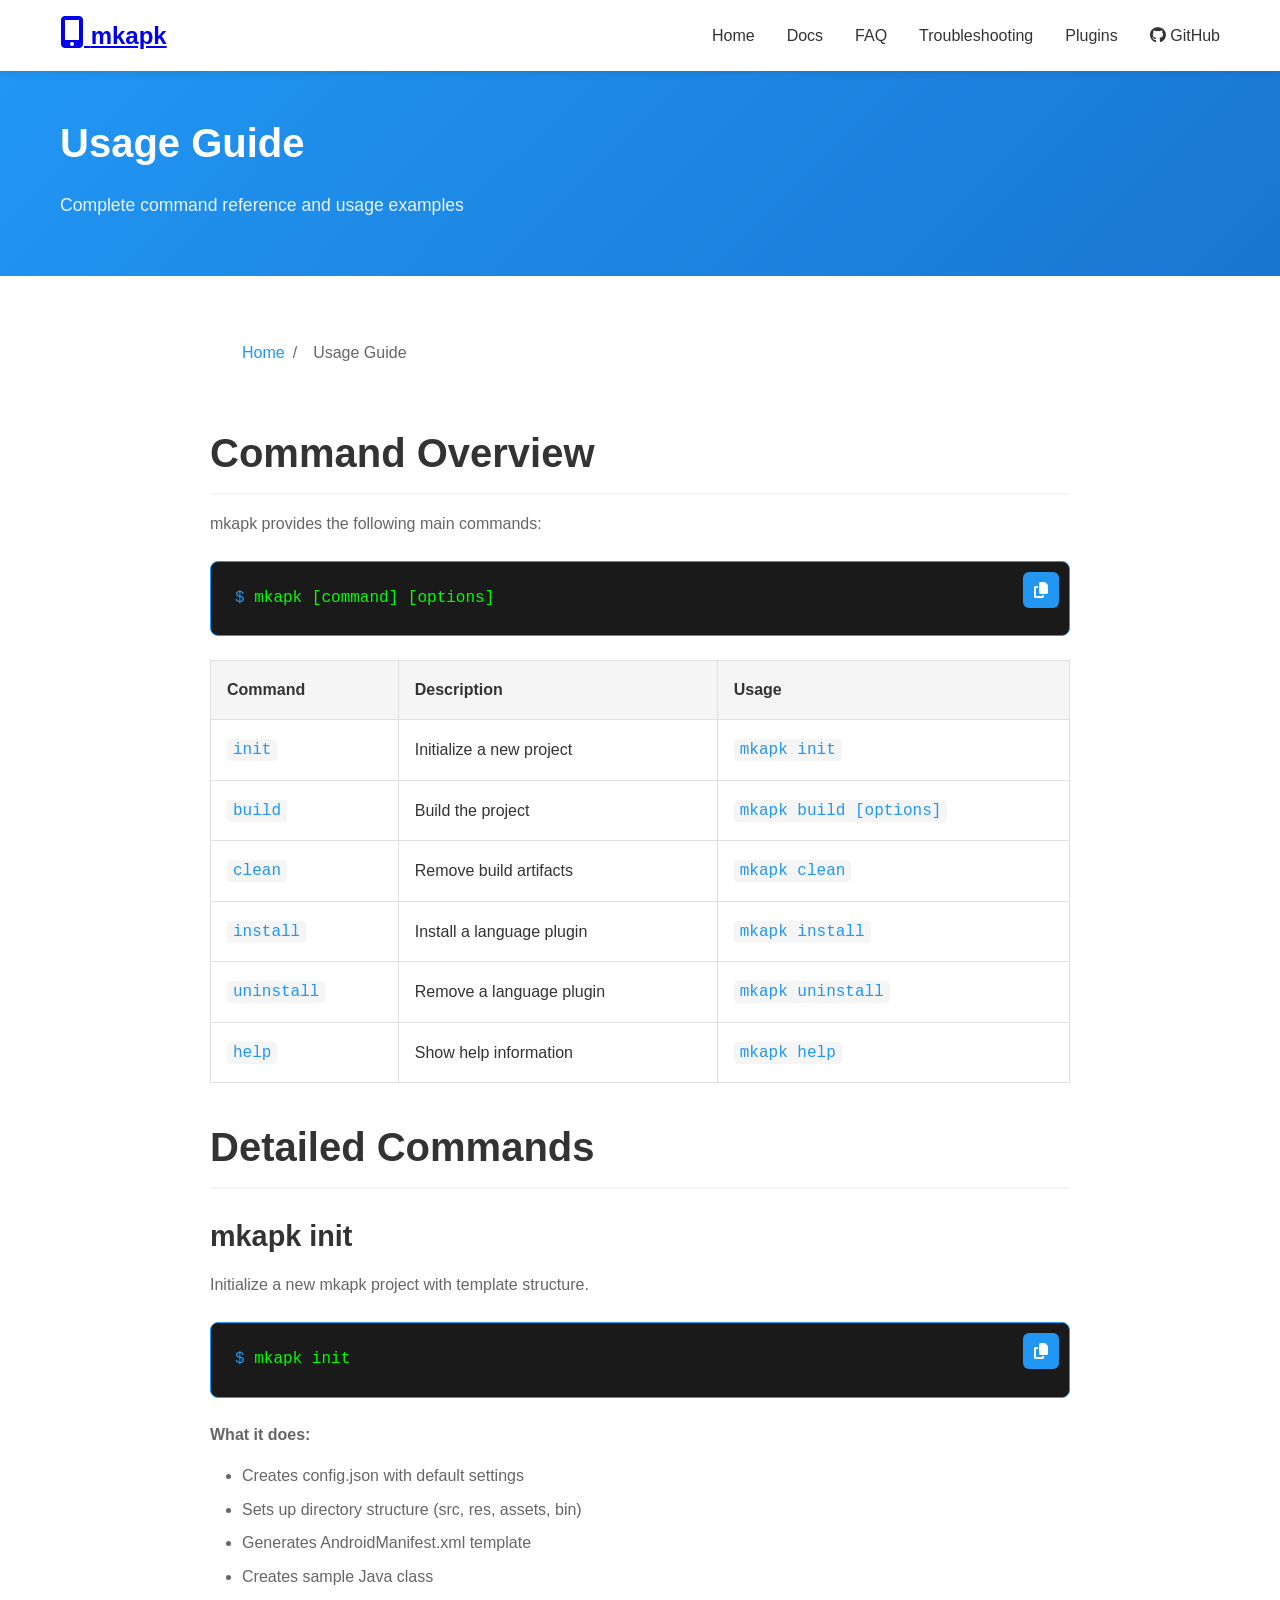
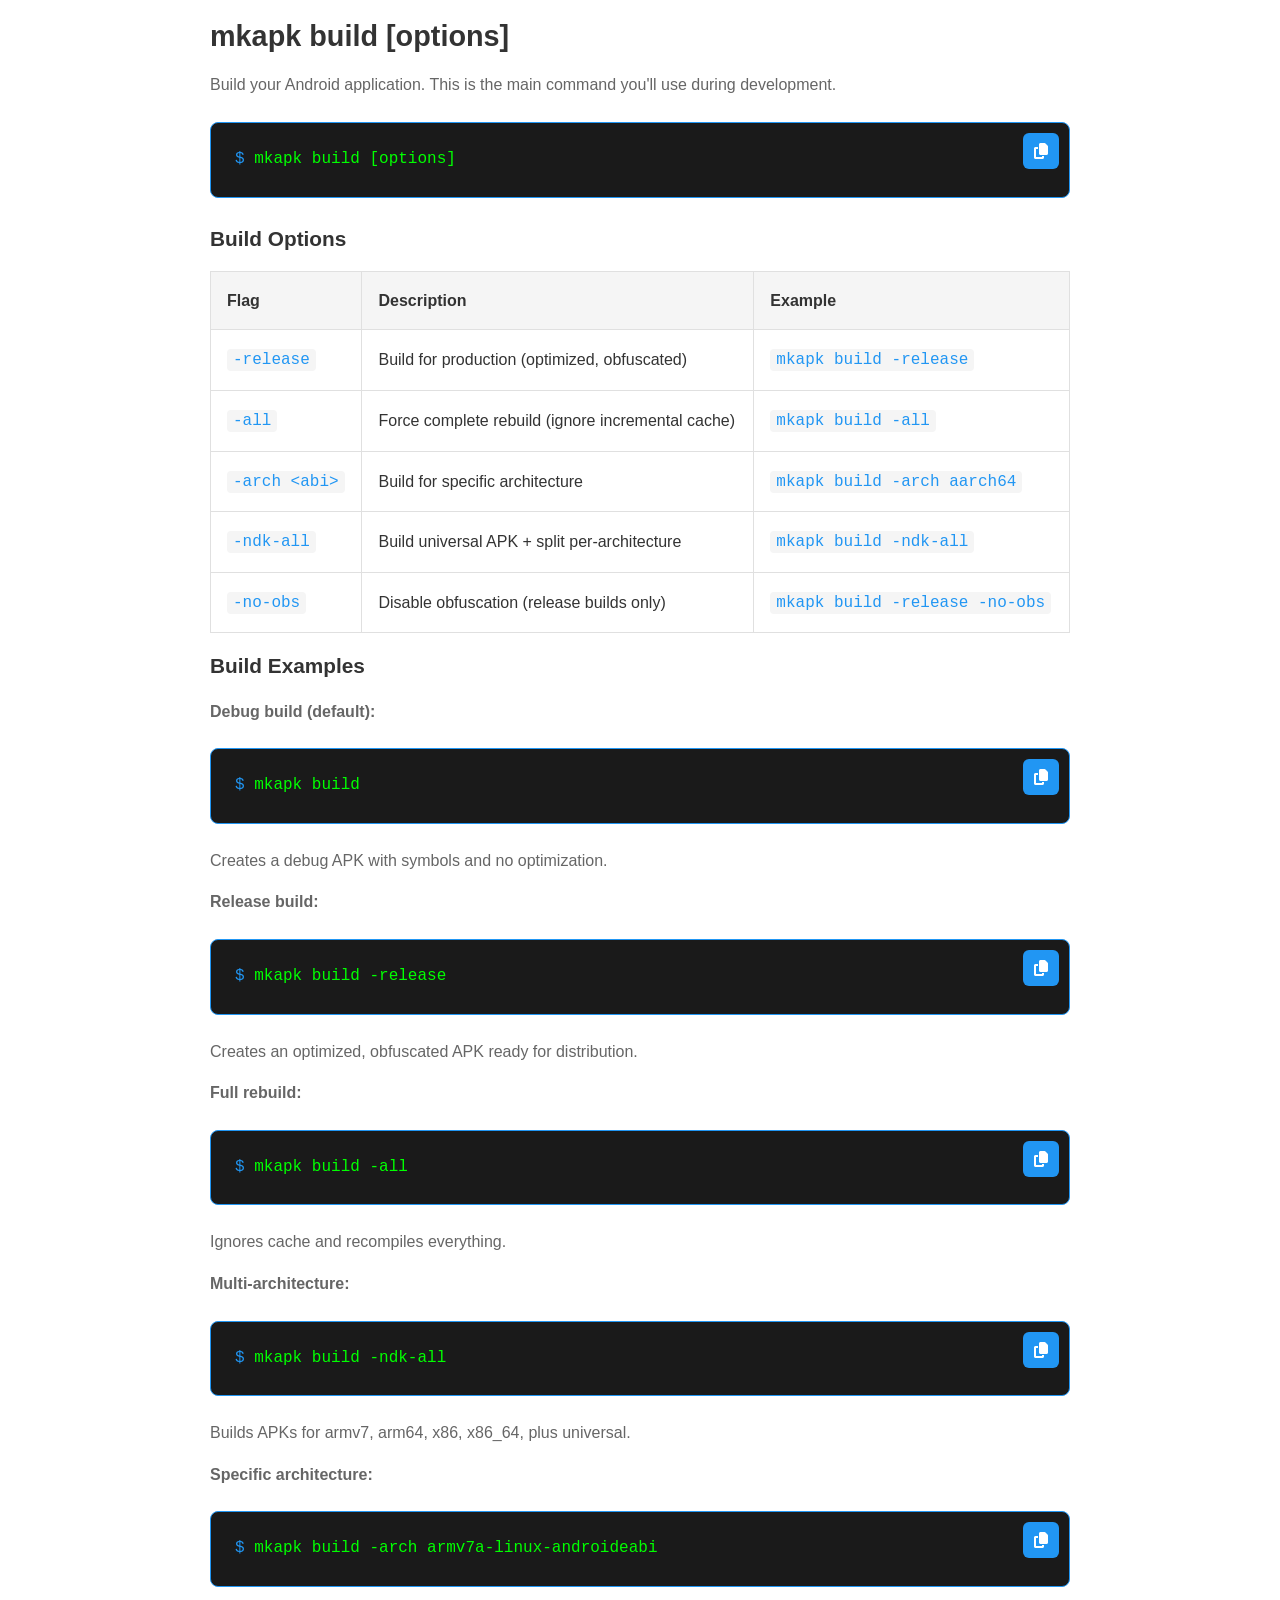
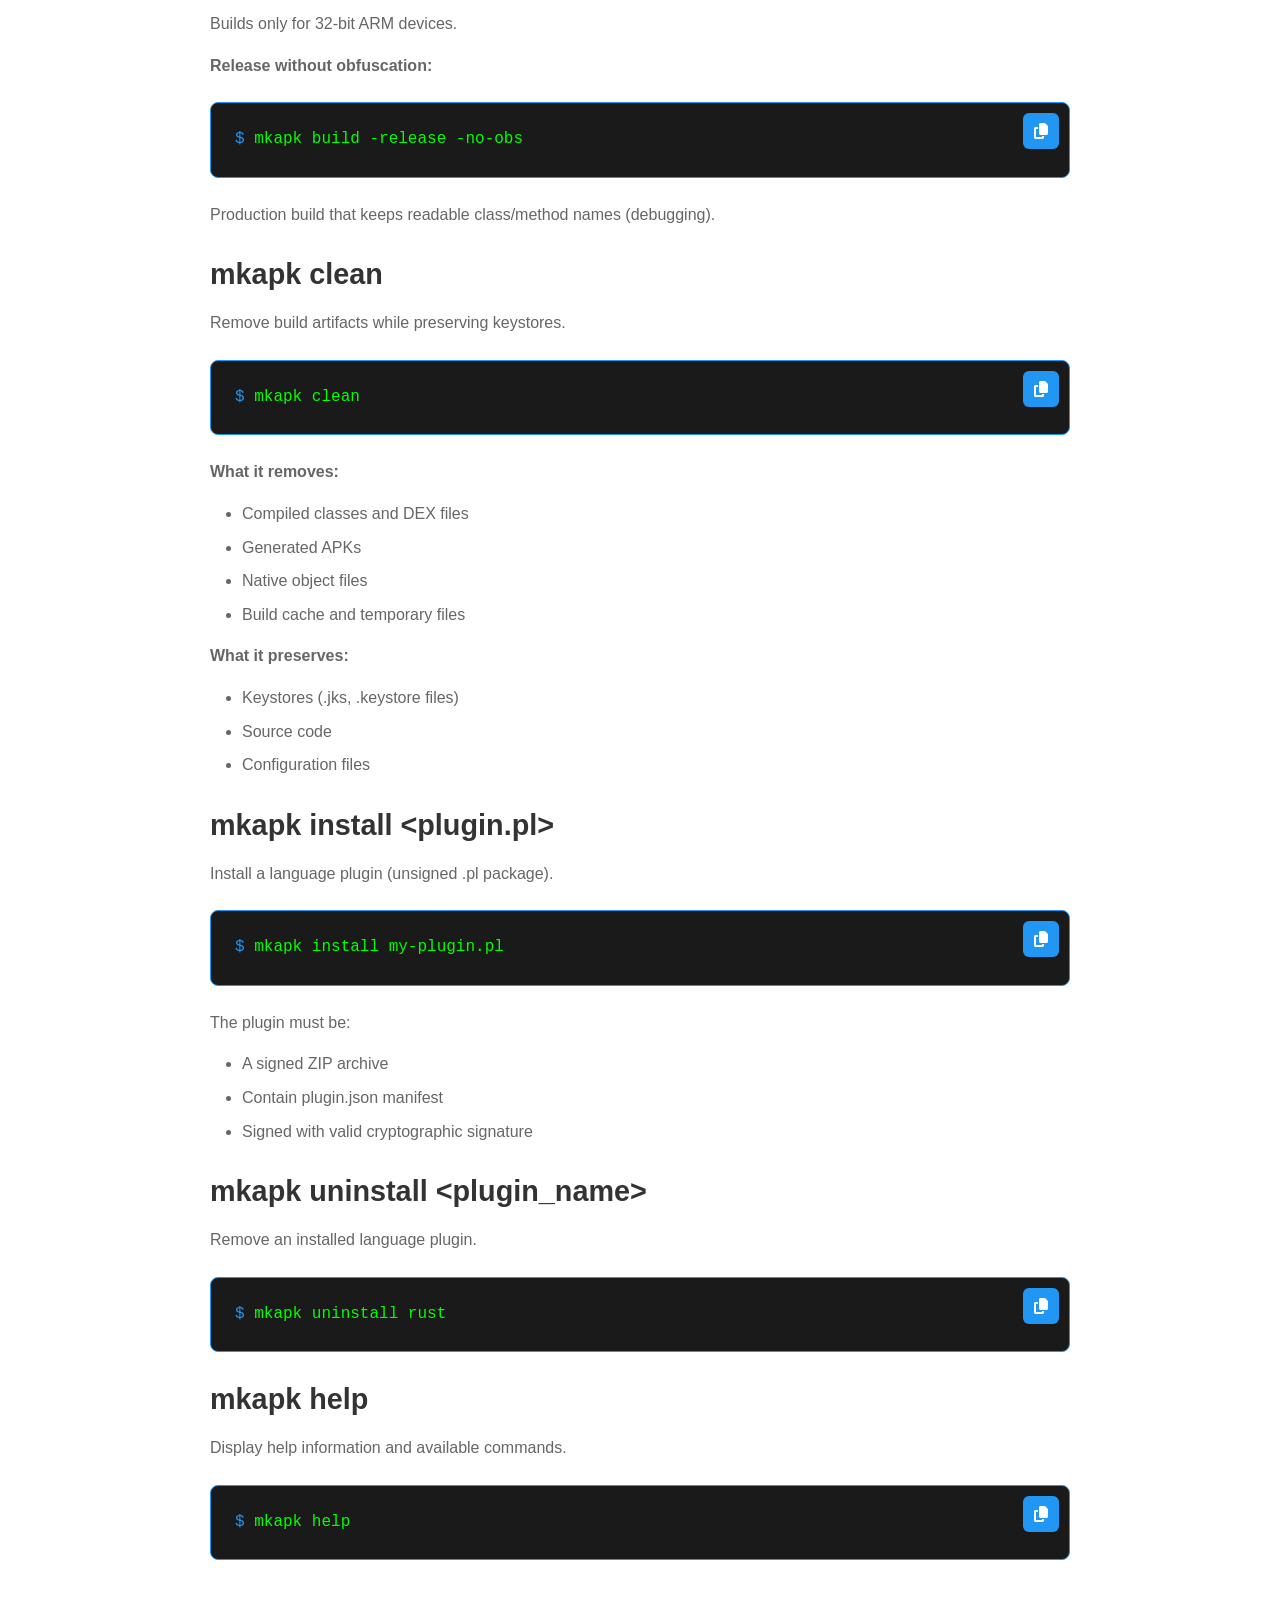
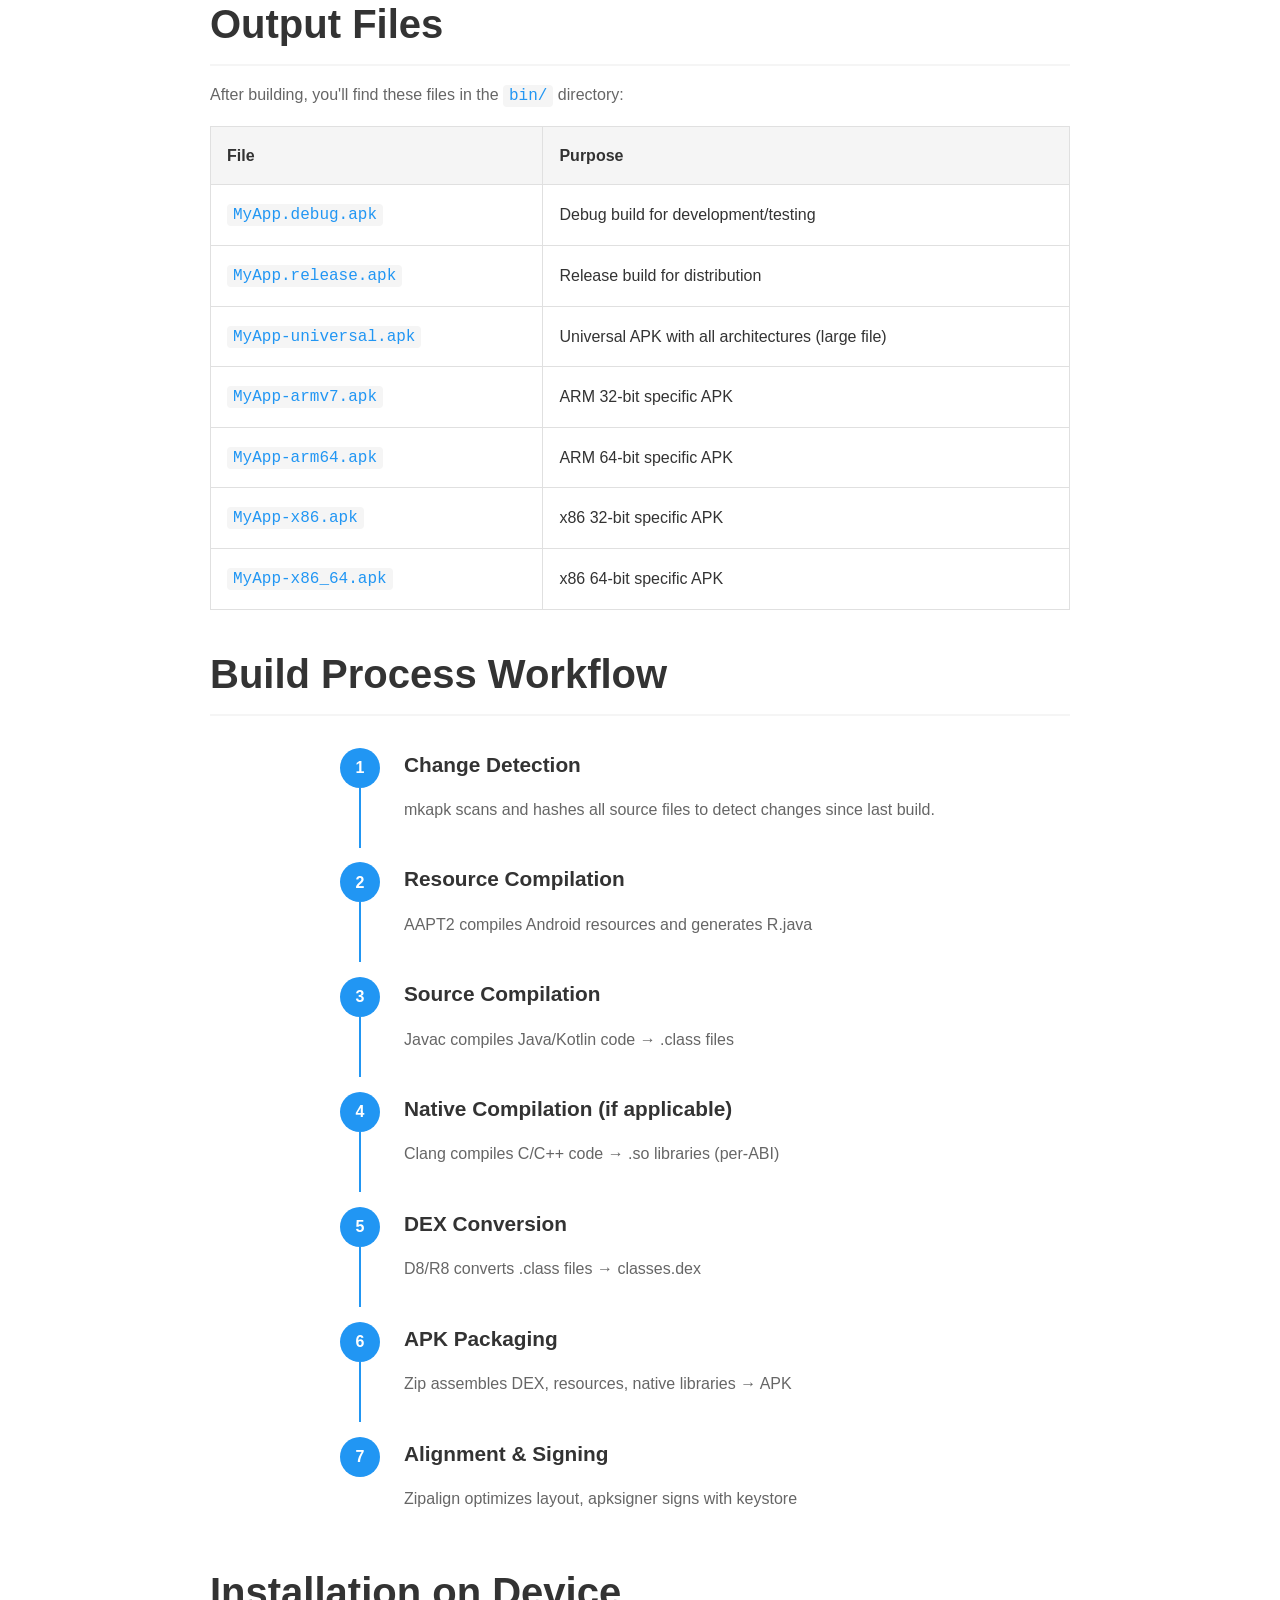
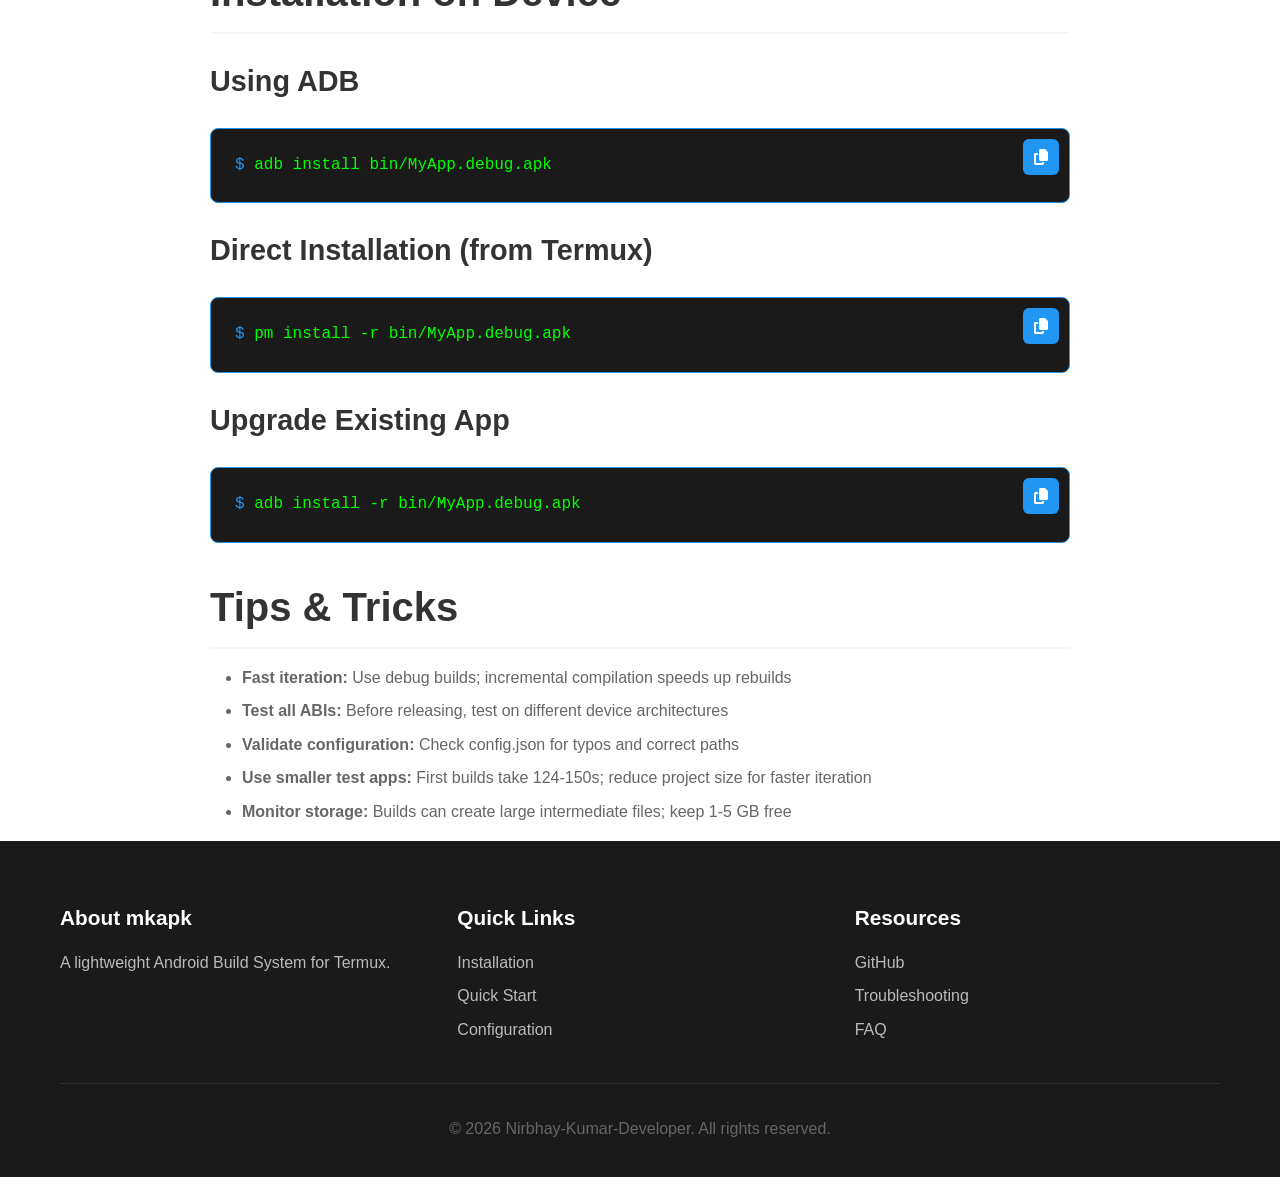
<file: pages/usage-guide.html>
<!DOCTYPE html>
<html lang="en">
<head>
    <meta charset="UTF-8">
    <meta name="viewport" content="width=device-width, initial-scale=1.0">
    <title>Usage Guide - mkapk</title>
    <link rel="stylesheet" href="../css/style.css">
    <link rel="stylesheet" href="../css/responsive.css">
    <link rel="stylesheet" href="https://cdnjs.cloudflare.com/ajax/libs/font-awesome/6.4.0/css/all.min.css">
</head>
<body>
    <!-- Navigation -->
    <nav class="navbar">
        <div class="container">
            <div class="nav-brand">
                <a href="../">
                    <i class="fas fa-mobile-alt"></i>
                    <span>mkapk</span>
                </a>
            </div>
            <ul class="nav-links">
                <li><a href="../">Home</a></li>
                <li class="dropdown">
                    <a href="#">Docs</a>
                    <div class="dropdown-menu">
                        <a href="installation.html">Installation</a>
                        <a href="quickstart.html">Quick Start</a>
                        <a href="configuration.html">Configuration</a>
                        <a href="usage-guide.html">Usage Guide</a>
                        
                    </div>
                </li>
                <li><a href="faq.html">FAQ</a></li>
                <li><a href="troubleshooting.html">Troubleshooting</a></li>
                <li><a href="htyps://github.com/Nirbhay-Kumar-Developer/mkapk-plugins">Plugins</a></li>
                <li><a href="https://github.com/Nirbhay-Kumar-Developer/mkapk" target="_blank"><i class="fab fa-github"></i> GitHub</a></li>
            </ul>
            <div class="hamburger" id="hamburger">
                <span></span>
                <span></span>
                <span></span>
            </div>
        </div>
    </nav>

    <!-- Page Header -->
    <div class="page-header">
        <div class="container">
            <h1>Usage Guide</h1>
            <p>Complete command reference and usage examples</p>
        </div>
    </div>

    <!-- Content -->
    <div class="content">
        <ul class="breadcrumb">
            <li><a href="../">Home</a></li>
            <li>Usage Guide</li>
        </ul>

        <h2>Command Overview</h2>
        <p>mkapk provides the following main commands:</p>

        <div class="command-box">
            <span class="prompt">$</span> mkapk [command] [options]
        </div>

        <div class="table-responsive">
            <table>
                <tr>
                    <th>Command</th>
                    <th>Description</th>
                    <th>Usage</th>
                </tr>
                <tr>
                    <td><code>init</code></td>
                    <td>Initialize a new project</td>
                    <td><code>mkapk init</code></td>
                </tr>
                <tr>
                    <td><code>build</code></td>
                    <td>Build the project</td>
                    <td><code>mkapk build [options]</code></td>
                </tr>
                <tr>
                    <td><code>clean</code></td>
                    <td>Remove build artifacts</td>
                    <td><code>mkapk clean</code></td>
                </tr>
                <tr>
                    <td><code>install</code></td>
                    <td>Install a language plugin</td>
                    <td><code>mkapk install <plugin.pl></code></td>
                </tr>
                <tr>
                    <td><code>uninstall</code></td>
                    <td>Remove a language plugin</td>
                    <td><code>mkapk uninstall <plugin_name></code></td>
                </tr>
                <tr>
                    <td><code>help</code></td>
                    <td>Show help information</td>
                    <td><code>mkapk help</code></td>
                </tr>
            </table>
        </div>

        <h2>Detailed Commands</h2>

        <h3>mkapk init</h3>
        <p>Initialize a new mkapk project with template structure.</p>

        <div class="command-box">
            <span class="prompt">$</span> mkapk init
        </div>

        <p><strong>What it does:</strong></p>
        <ul>
            <li>Creates config.json with default settings</li>
            <li>Sets up directory structure (src, res, assets, bin)</li>
            <li>Generates AndroidManifest.xml template</li>
            <li>Creates sample Java class</li>
        </ul>

        <h3>mkapk build [options]</h3>
        <p>Build your Android application. This is the main command you'll use during development.</p>

        <div class="command-box">
            <span class="prompt">$</span> mkapk build [options]
        </div>

        <h4>Build Options</h4>
        <div class="table-responsive">
            <table>
                <tr>
                    <th>Flag</th>
                    <th>Description</th>
                    <th>Example</th>
                </tr>
                <tr>
                    <td><code>-release</code></td>
                    <td>Build for production (optimized, obfuscated)</td>
                    <td><code>mkapk build -release</code></td>
                </tr>
                <tr>
                    <td><code>-all</code></td>
                    <td>Force complete rebuild (ignore incremental cache)</td>
                    <td><code>mkapk build -all</code></td>
                </tr>
                <tr>
                    <td><code>-arch &lt;abi&gt;</code></td>
                    <td>Build for specific architecture</td>
                    <td><code>mkapk build -arch aarch64</code></td>
                </tr>
                <tr>
                    <td><code>-ndk-all</code></td>
                    <td>Build universal APK + split per-architecture</td>
                    <td><code>mkapk build -ndk-all</code></td>
                </tr>
                <tr>
                    <td><code>-no-obs</code></td>
                    <td>Disable obfuscation (release builds only)</td>
                    <td><code>mkapk build -release -no-obs</code></td>
                </tr>
            </table>
        </div>

        <h4>Build Examples</h4>

        <p><strong>Debug build (default):</strong></p>
        <div class="command-box">
            <span class="prompt">$</span> mkapk build
        </div>
        <p>Creates a debug APK with symbols and no optimization.</p>

        <p><strong>Release build:</strong></p>
        <div class="command-box">
            <span class="prompt">$</span> mkapk build -release
        </div>
        <p>Creates an optimized, obfuscated APK ready for distribution.</p>

        <p><strong>Full rebuild:</strong></p>
        <div class="command-box">
            <span class="prompt">$</span> mkapk build -all
        </div>
        <p>Ignores cache and recompiles everything.</p>

        <p><strong>Multi-architecture:</strong></p>
        <div class="command-box">
            <span class="prompt">$</span> mkapk build -ndk-all
        </div>
        <p>Builds APKs for armv7, arm64, x86, x86_64, plus universal.</p>

        <p><strong>Specific architecture:</strong></p>
        <div class="command-box">
            <span class="prompt">$</span> mkapk build -arch armv7a-linux-androideabi
        </div>
        <p>Builds only for 32-bit ARM devices.</p>

        <p><strong>Release without obfuscation:</strong></p>
        <div class="command-box">
            <span class="prompt">$</span> mkapk build -release -no-obs
        </div>
        <p>Production build that keeps readable class/method names (debugging).</p>

        <h3>mkapk clean</h3>
        <p>Remove build artifacts while preserving keystores.</p>

        <div class="command-box">
            <span class="prompt">$</span> mkapk clean
        </div>

        <p><strong>What it removes:</strong></p>
        <ul>
            <li>Compiled classes and DEX files</li>
            <li>Generated APKs</li>
            <li>Native object files</li>
            <li>Build cache and temporary files</li>
        </ul>

        <p><strong>What it preserves:</strong></p>
        <ul>
            <li>Keystores (.jks, .keystore files)</li>
            <li>Source code</li>
            <li>Configuration files</li>
        </ul>

        <h3>mkapk install &lt;plugin.pl&gt;</h3>
        <p>Install a language plugin (unsigned .pl package).</p>

        <div class="command-box">
            <span class="prompt">$</span> mkapk install my-plugin.pl
        </div>

        <p>The plugin must be:</p>
        <ul>
            <li>A signed ZIP archive</li>
            <li>Contain plugin.json manifest</li>
            <li>Signed with valid cryptographic signature</li>
        </ul>

        <h3>mkapk uninstall &lt;plugin_name&gt;</h3>
        <p>Remove an installed language plugin.</p>

        <div class="command-box">
            <span class="prompt">$</span> mkapk uninstall rust
        </div>

        <h3>mkapk help</h3>
        <p>Display help information and available commands.</p>

        <div class="command-box">
            <span class="prompt">$</span> mkapk help
        </div>

        <h2>Output Files</h2>
        <p>After building, you'll find these files in the <code>bin/</code> directory:</p>

        <div class="table-responsive">
            <table>
                <tr>
                    <th>File</th>
                    <th>Purpose</th>
                </tr>
                <tr>
                    <td><code>MyApp.debug.apk</code></td>
                    <td>Debug build for development/testing</td>
                </tr>
                <tr>
                    <td><code>MyApp.release.apk</code></td>
                    <td>Release build for distribution</td>
                </tr>
                <tr>
                    <td><code>MyApp-universal.apk</code></td>
                    <td>Universal APK with all architectures (large file)</td>
                </tr>
                <tr>
                    <td><code>MyApp-armv7.apk</code></td>
                    <td>ARM 32-bit specific APK</td>
                </tr>
                <tr>
                    <td><code>MyApp-arm64.apk</code></td>
                    <td>ARM 64-bit specific APK</td>
                </tr>
                <tr>
                    <td><code>MyApp-x86.apk</code></td>
                    <td>x86 32-bit specific APK</td>
                </tr>
                <tr>
                    <td><code>MyApp-x86_64.apk</code></td>
                    <td>x86 64-bit specific APK</td>
                </tr>
            </table>
        </div>

        <h2>Build Process Workflow</h2>
        <div class="stepper">
            <div class="step">
                <div class="step-number">1</div>
                <div class="step-content">
                    <h4>Change Detection</h4>
                    <p>mkapk scans and hashes all source files to detect changes since last build.</p>
                </div>
            </div>
            <div class="step">
                <div class="step-number">2</div>
                <div class="step-content">
                    <h4>Resource Compilation</h4>
                    <p>AAPT2 compiles Android resources and generates R.java</p>
                </div>
            </div>
            <div class="step">
                <div class="step-number">3</div>
                <div class="step-content">
                    <h4>Source Compilation</h4>
                    <p>Javac compiles Java/Kotlin code → .class files</p>
                </div>
            </div>
            <div class="step">
                <div class="step-number">4</div>
                <div class="step-content">
                    <h4>Native Compilation (if applicable)</h4>
                    <p>Clang compiles C/C++ code → .so libraries (per-ABI)</p>
                </div>
            </div>
            <div class="step">
                <div class="step-number">5</div>
                <div class="step-content">
                    <h4>DEX Conversion</h4>
                    <p>D8/R8 converts .class files → classes.dex</p>
                </div>
            </div>
            <div class="step">
                <div class="step-number">6</div>
                <div class="step-content">
                    <h4>APK Packaging</h4>
                    <p>Zip assembles DEX, resources, native libraries → APK</p>
                </div>
            </div>
            <div class="step">
                <div class="step-number">7</div>
                <div class="step-content">
                    <h4>Alignment & Signing</h4>
                    <p>Zipalign optimizes layout, apksigner signs with keystore</p>
                </div>
            </div>
        </div>

        <h2>Installation on Device</h2>

        <h3>Using ADB</h3>
        <div class="command-box">
            <span class="prompt">$</span> adb install bin/MyApp.debug.apk
        </div>

        <h3>Direct Installation (from Termux)</h3>
        <div class="command-box">
            <span class="prompt">$</span> pm install -r bin/MyApp.debug.apk
        </div>

        <h3>Upgrade Existing App</h3>
        <div class="command-box">
            <span class="prompt">$</span> adb install -r bin/MyApp.debug.apk
        </div>

        <h2>Tips & Tricks</h2>
        <ul>
            <li><strong>Fast iteration:</strong> Use debug builds; incremental compilation speeds up rebuilds</li>
            <li><strong>Test all ABIs:</strong> Before releasing, test on different device architectures</li>
            <li><strong>Validate configuration:</strong> Check config.json for typos and correct paths</li>
            <li><strong>Use smaller test apps:</strong> First builds take 124-150s; reduce project size for faster iteration</li>
            <li><strong>Monitor storage:</strong> Builds can create large intermediate files; keep 1-5 GB free</li>
        </ul>
    </div>

    <!-- Footer -->
    <footer class="footer">
        <div class="container">
            <div class="footer-content">
                <div class="footer-section">
                    <h4>About mkapk</h4>
                    <p>A lightweight Android Build System for Termux.</p>
                </div>
                <div class="footer-section">
                    <h4>Quick Links</h4>
                    <ul>
                        <li><a href="installation.html">Installation</a></li>
                        <li><a href="quickstart.html">Quick Start</a></li>
                        <li><a href="configuration.html">Configuration</a></li>
                    </ul>
                </div>
                <div class="footer-section">
                    <h4>Resources</h4>
                    <ul>
                        <li><a href="https://github.com/Nirbhay-Kumar-Developer/mkapk" target="_blank">GitHub</a></li>
                        <li><a href="troubleshooting.html">Troubleshooting</a></li>
                        <li><a href="faq.html">FAQ</a></li>
                    </ul>
                </div>
            </div>
            <div class="footer-bottom">
                <p>&copy; 2026 Nirbhay-Kumar-Developer. All rights reserved.</p>
            </div>
        </div>
    </footer>

    <div class="back-to-top" id="backToTop">
        <i class="fas fa-arrow-up"></i>
    </div>

    <script src="../js/main.js"></script>
</body>
</html>
</file>
<file: css/style.css>
/* Root Variables */
:root {
    --primary-color: #2196F3;
    --secondary-color: #FF9800;
    --dark-bg: #1a1a1a;
    --light-bg: #f5f5f5;
    --text-dark: #333;
    --text-light: #666;
    --border-color: #e0e0e0;
    --success-color: #4CAF50;
    --error-color: #f44336;
    --warning-color: #FF9800;
    --info-color: #2196F3;
    --transition: all 0.3s ease;
}

/* Reset & Base Styles */
* {
    margin: 0;
    padding: 0;
    box-sizing: border-box;
}

html {
    scroll-behavior: smooth;
}

body {
    font-family: 'Segoe UI', Tahoma, Geneva, Verdana, sans-serif;
    line-height: 1.6;
    color: var(--text-dark);
    background-color: #fff;
}

.container {
    max-width: 1200px;
    margin: 0 auto;
    padding: 0 20px;
}

/* Typography */
h1, h2, h3, h4, h5, h6 {
    font-weight: 600;
    margin-bottom: 1rem;
    color: var(--text-dark);
}

h1 { font-size: 3.5rem; }
h2 { font-size: 2.5rem; }
h3 { font-size: 1.8rem; }
h4 { font-size: 1.3rem; }
h5 { font-size: 1.1rem; }
h6 { font-size: 1rem; }

p {
    margin-bottom: 1rem;
    color: var(--text-light);
}

/* Navigation */
.navbar {
    background: #fff;
    box-shadow: 0 2px 8px rgba(0, 0, 0, 0.1);
    position: sticky;
    top: 0;
    z-index: 1000;
}

.navbar .container {
    display: flex;
    justify-content: space-between;
    align-items: center;
    padding: 1rem 20px;
}

.nav-brand {
    display: flex;
    align-items: center;
    gap: 0.5rem;
    font-size: 1.5rem;
    font-weight: 700;
    color: var(--primary-color);
    text-decoration: none;
}

.nav-brand i {
    font-size: 2rem;
}

.nav-links {
    display: flex;
    list-style: none;
    gap: 2rem;
    align-items: center;
}

.nav-links a {
    text-decoration: none;
    color: var(--text-dark);
    font-weight: 500;
    transition: var(--transition);
}

.nav-links a:hover {
    color: var(--primary-color);
}

.dropdown {
    position: relative;
}

.dropdown-menu {
    display: none;
    position: absolute;
    top: 100%;
    left: 0;
    background: #fff;
    border: 1px solid var(--border-color);
    border-radius: 8px;
    box-shadow: 0 4px 12px rgba(0, 0, 0, 0.15);
    min-width: 200px;
    margin-top: 0.5rem;
    overflow: hidden;
}

.dropdown:hover .dropdown-menu {
    display: flex;
    flex-direction: column;
}

.dropdown-menu a {
    padding: 0.8rem 1.5rem;
    display: block;
    color: var(--text-dark);
    text-decoration: none;
    transition: var(--transition);
}

.dropdown-menu a:hover {
    background: var(--light-bg);
    color: var(--primary-color);
}

.hamburger {
    display: none;
    flex-direction: column;
    cursor: pointer;
}

.hamburger span {
    width: 25px;
    height: 3px;
    background: var(--text-dark);
    margin: 5px 0;
    transition: var(--transition);
    border-radius: 2px;
}

/* Hero Section */
.hero {
    background: linear-gradient(135deg, var(--primary-color) 0%, #1976D2 100%);
    color: #fff;
    padding: 80px 20px;
    min-height: 600px;
    display: flex;
    align-items: center;
}

.hero-content {
    max-width: 1200px;
    margin: 0 auto;
    display: grid;
    grid-template-columns: 1fr 1fr;
    gap: 40px;
    align-items: center;
    width: 100%;
}

.hero-text h1 {
    color: #fff;
    font-size: 4rem;
    margin-bottom: 0.5rem;
}

.subtitle {
    color: rgba(255, 255, 255, 0.9);
    font-size: 1.5rem;
    margin-bottom: 1rem;
}

.description {
    color: rgba(255, 255, 255, 0.85);
    font-size: 1.1rem;
    margin-bottom: 2rem;
    line-height: 1.8;
}

.hero-buttons {
    display: flex;
    gap: 1rem;
    flex-wrap: wrap;
}

.btn {
    padding: 0.8rem 1.8rem;
    border: none;
    border-radius: 8px;
    font-size: 1rem;
    font-weight: 600;
    cursor: pointer;
    text-decoration: none;
    transition: var(--transition);
    display: inline-block;
}

.btn-primary {
    background: var(--secondary-color);
    color: #fff;
}

.btn-primary:hover {
    background: #F57C00;
    transform: translateY(-2px);
    box-shadow: 0 4px 12px rgba(0, 0, 0, 0.2);
}

.btn-secondary {
    background: rgba(255, 255, 255, 0.2);
    color: #fff;
    border: 2px solid #fff;
}

.btn-secondary:hover {
    background: rgba(255, 255, 255, 0.3);
    transform: translateY(-2px);
}

.btn-large {
    padding: 1rem 2.5rem;
    font-size: 1.1rem;
}

.code-block {
    background: rgba(0, 0, 0, 0.2);
    border-radius: 8px;
    padding: 2rem;
    border-left: 4px solid var(--secondary-color);
}

.code-block pre {
    color: #fff;
    font-family: 'Monaco', 'Courier New', monospace;
    overflow-x: auto;
}

.code-block code {
    font-size: 1rem;
    line-height: 1.8;
}

/* Features Section */
.features {
    padding: 80px 20px;
    background: var(--light-bg);
}

.features h2 {
    text-align: center;
    margin-bottom: 3rem;
    color: var(--text-dark);
}

.features-grid {
    display: grid;
    grid-template-columns: repeat(auto-fit, minmax(300px, 1fr));
    gap: 2rem;
}

.feature-card {
    background: #fff;
    padding: 2rem;
    border-radius: 12px;
    text-align: center;
    box-shadow: 0 2px 8px rgba(0, 0, 0, 0.1);
    transition: var(--transition);
}

.feature-card:hover {
    transform: translateY(-8px);
    box-shadow: 0 8px 20px rgba(0, 0, 0, 0.15);
}

.feature-card i {
    font-size: 3rem;
    color: var(--primary-color);
    margin-bottom: 1rem;
}

.feature-card h3 {
    color: var(--text-dark);
    margin-bottom: 1rem;
}

.feature-card p {
    color: var(--text-light);
    line-height: 1.6;
}

/* Quick Info Section */
.quick-info {
    padding: 60px 20px;
    background: #fff;
}

.info-grid {
    display: grid;
    grid-template-columns: repeat(auto-fit, minmax(200px, 1fr));
    gap: 2rem;
}

.info-item {
    text-align: center;
    padding: 2rem;
    border: 2px solid var(--light-bg);
    border-radius: 12px;
    transition: var(--transition);
}

.info-item:hover {
    border-color: var(--primary-color);
    background: var(--light-bg);
}

.info-item h3 {
    color: var(--primary-color);
    font-size: 2.5rem;
    margin-bottom: 0.5rem;
}

.info-item p {
    color: var(--text-light);
    font-weight: 500;
}

/* CTA Section */
.cta {
    background: linear-gradient(135deg, var(--primary-color) 0%, #1976D2 100%);
    color: #fff;
    padding: 60px 20px;
    text-align: center;
}

.cta h2 {
    color: #fff;
    margin-bottom: 1rem;
}

.cta p {
    color: rgba(255, 255, 255, 0.9);
    margin-bottom: 2rem;
    font-size: 1.1rem;
}

.cta-buttons {
    display: flex;
    gap: 1rem;
    justify-content: center;
    flex-wrap: wrap;
}

/* Footer */
.footer {
    background: var(--dark-bg);
    color: #fff;
    padding: 60px 20px 20px;
}

.footer-content {
    display: grid;
    grid-template-columns: repeat(auto-fit, minmax(250px, 1fr));
    gap: 2rem;
    margin-bottom: 2rem;
}

.footer-section h4 {
    color: #fff;
    margin-bottom: 1rem;
}

.footer-section p,
.footer-section ul {
    color: rgba(255, 255, 255, 0.7);
}

.footer-section ul {
    list-style: none;
}

.footer-section ul li {
    margin-bottom: 0.5rem;
}

.footer-section a {
    color: rgba(255, 255, 255, 0.7);
    text-decoration: none;
    transition: var(--transition);
}

.footer-section a:hover {
    color: var(--primary-color);
}

.footer-bottom {
    border-top: 1px solid rgba(255, 255, 255, 0.1);
    padding-top: 2rem;
    text-align: center;
    color: rgba(255, 255, 255, 0.5);
}

/* Page Content */
.page-header {
    background: linear-gradient(135deg, var(--primary-color) 0%, #1976D2 100%);
    color: #fff;
    padding: 40px 20px;
    margin-bottom: 40px;
}

.page-header h1 {
    color: #fff;
    font-size: 2.5rem;
}

.page-header p {
    color: rgba(255, 255, 255, 0.9);
    font-size: 1.1rem;
}

.content {
    max-width: 900px;
    margin: 0 auto;
    padding: 0 20px;
}

.content h2 {
    margin-top: 2rem;
    margin-bottom: 1rem;
    padding-bottom: 0.5rem;
    border-bottom: 2px solid var(--light-bg);
}

.content h3 {
    margin-top: 1.5rem;
    margin-bottom: 0.8rem;
}

.content code {
    background: var(--light-bg);
    padding: 2px 6px;
    border-radius: 4px;
    font-family: 'Monaco', 'Courier New', monospace;
    color: var(--primary-color);
}

.content pre {
    background: var(--dark-bg);
    color: #fff;
    padding: 1.5rem;
    border-radius: 8px;
    overflow-x: auto;
    margin: 1rem 0;
    font-family: 'Monaco', 'Courier New', monospace;
    line-height: 1.5;
}

.content pre code {
    color: #fff;
    background: none;
    padding: 0;
}

.content ul, .content ol {
    margin: 1rem 0 1rem 2rem;
}

.content li {
    margin: 0.5rem 0;
    color: var(--text-light);
}

.content blockquote {
    border-left: 4px solid var(--primary-color);
    padding-left: 1rem;
    margin: 1.5rem 0;
    color: var(--text-light);
    font-style: italic;
}

.table-responsive {
    overflow-x: auto;
    margin: 1rem 0;
}

.table-responsive table {
    width: 100%;
    border-collapse: collapse;
}

.table-responsive th,
.table-responsive td {
    border: 1px solid var(--border-color);
    padding: 1rem;
    text-align: left;
}

.table-responsive th {
    background: var(--light-bg);
    font-weight: 600;
    color: var(--text-dark);
}

.table-responsive tr:hover {
    background: var(--light-bg);
}

/* Alert Styles */
.alert {
    padding: 1.5rem;
    border-radius: 8px;
    margin: 1.5rem 0;
    border-left: 4px solid;
}

.alert-info {
    background: rgba(33, 150, 243, 0.1);
    border-left-color: var(--info-color);
    color: #1565C0;
}

.alert-success {
    background: rgba(76, 175, 80, 0.1);
    border-left-color: var(--success-color);
    color: #2E7D32;
}

.alert-warning {
    background: rgba(255, 152, 0, 0.1);
    border-left-color: var(--warning-color);
    color: #E65100;
}

.alert-error {
    background: rgba(244, 67, 54, 0.1);
    border-left-color: var(--error-color);
    color: #C62828;
}

.alert strong {
    font-weight: 600;
}

/* FAQ Section */
.faq-container {
    max-width: 900px;
    margin: 0 auto;
}

.faq-item {
    margin: 1.5rem 0;
    border: 1px solid var(--border-color);
    border-radius: 8px;
    overflow: hidden;
}

.faq-question {
    padding: 1.5rem;
    background: var(--light-bg);
    cursor: pointer;
    font-weight: 600;
    display: flex;
    justify-content: space-between;
    align-items: center;
    transition: var(--transition);
}

.faq-question:hover {
    background: #e8e8e8;
}

.faq-question i {
    color: var(--primary-color);
    transition: var(--transition);
}

.faq-item.active .faq-question i {
    transform: rotate(180deg);
}

.faq-answer {
    padding: 0 1.5rem;
    max-height: 0;
    overflow: hidden;
    transition: var(--transition);
    color: var(--text-light);
}

.faq-item.active .faq-answer {
    padding: 1.5rem;
    max-height: 1000px;
}

/* Sidebar Navigation */
.sidebar-nav {
    margin-bottom: 2rem;
}

.sidebar-nav ul {
    list-style: none;
    border-left: 3px solid var(--primary-color);
}

.sidebar-nav li {
    padding: 0.8rem 1.2rem;
    border-bottom: 1px solid var(--border-color);
}

.sidebar-nav a {
    color: var(--text-dark);
    text-decoration: none;
    transition: var(--transition);
}

.sidebar-nav a:hover {
    color: var(--primary-color);
}

.sidebar-nav a.active {
    color: var(--primary-color);
    font-weight: 600;
}

/* Breadcrumb */
.breadcrumb {
    padding: 1rem 0;
    margin-bottom: 2rem;
    list-style: none;
    display: flex;
    flex-wrap: wrap;
    gap: 0.5rem;
}

.breadcrumb li {
    color: var(--text-light);
}

.breadcrumb li:after {
    content: '/';
    margin: 0 0.5rem;
}

.breadcrumb li:last-child:after {
    content: '';
}

.breadcrumb a {
    color: var(--primary-color);
    text-decoration: none;
}

.breadcrumb a:hover {
    text-decoration: underline;
}

/* Command Box */
.command-box {
    background: var(--dark-bg);
    color: #0F0;
    padding: 1.5rem;
    border-radius: 8px;
    font-family: 'Monaco', 'Courier New', monospace;
    margin: 1.5rem 0;
    overflow-x: auto;
    border: 1px solid var(--primary-color);
}

.command-box .prompt {
    color: var(--primary-color);
}

/* Badge */
.badge {
    display: inline-block;
    padding: 0.3rem 0.8rem;
    border-radius: 20px;
    font-size: 0.85rem;
    font-weight: 600;
    margin: 0 0.3rem;
}

.badge-primary {
    background: var(--primary-color);
    color: #fff;
}

.badge-success {
    background: var(--success-color);
    color: #fff;
}

.badge-warning {
    background: var(--warning-color);
    color: #fff;
}

.badge-error {
    background: var(--error-color);
    color: #fff;
}

/* Grid Two Column */
.two-column {
    display: grid;
    grid-template-columns: 1fr 1fr;
    gap: 2rem;
    margin: 2rem 0;
}

/* Vertical Stepper */
.stepper {
    max-width: 600px;
    margin: 2rem auto;
}

.step {
    display: flex;
    margin: 1.5rem 0;
}

.step-number {
    width: 40px;
    height: 40px;
    border-radius: 50%;
    background: var(--primary-color);
    color: #fff;
    display: flex;
    align-items: center;
    justify-content: center;
    font-weight: 700;
    flex-shrink: 0;
    position: relative;
}

.step:not(:last-child) .step-number:after {
    content: '';
    position: absolute;
    width: 2px;
    height: 60px;
    background: var(--primary-color);
    top: 40px;
    left: 19px;
}

.step-content {
    margin-left: 1.5rem;
}

.step-content h4 {
    margin-top: 0;
}

.back-to-top {
    display: none;
    position: fixed;
    bottom: 20px;
    right: 20px;
    width: 50px;
    height: 50px;
    background: var(--primary-color);
    color: #fff;
    border-radius: 50%;
    align-items: center;
    justify-content: center;
    cursor: pointer;
    z-index: 999;
    font-size: 1.5rem;
    transition: var(--transition);
}

.back-to-top:hover {
    background: #1565C0;
    transform: translateY(-3px);
}

.back-to-top.show {
    display: flex;
}
</file>
<file: css/responsive.css>
/* Tablet & Small Laptops */
@media (max-width: 768px) {
    h1 { font-size: 2.5rem; }
    h2 { font-size: 2rem; }
    h3 { font-size: 1.5rem; }
    h4 { font-size: 1.1rem; }

    .nav-links {
        gap: 1rem;
        font-size: 0.95rem;
    }

    .hero-content {
        grid-template-columns: 1fr;
    }

    .hero-text h1 {
        font-size: 2.5rem;
    }

    .subtitle {
        font-size: 1.2rem;
    }

    .description {
        font-size: 1rem;
    }

    .hero-buttons {
        flex-direction: column;
    }

    .btn {
        width: 100%;
        text-align: center;
    }

    .two-column {
        grid-template-columns: 1fr;
    }

    .features-grid {
        grid-template-columns: 1fr;
    }

    .dropdown-menu {
        position: fixed;
        top: auto;
        bottom: -300px;
        left: 0;
        right: 0;
        width: 100%;
        border-radius: 0;
        min-width: auto;
    }

    .cta-buttons {
        flex-direction: column;
    }

    .cta-buttons .btn {
        width: 100%;
    }
}

/* Mobile Phones */
@media (max-width: 600px) {
    h1 { font-size: 2rem; }
    h2 { font-size: 1.5rem; }
    h3 { font-size: 1.2rem; }
    h4 { font-size: 1rem; }
    h5, h6 { font-size: 0.95rem; }

    .container {
        padding: 0 15px;
    }

    .navbar .container {
        padding: 1rem 15px;
    }

    .nav-links {
        display: none;
        position: absolute;
        top: 60px;
        left: 0;
        right: 0;
        flex-direction: column;
        gap: 0;
        background: #fff;
        box-shadow: 0 4px 12px rgba(0, 0, 0, 0.1);
        z-index: 999;
    }

    .nav-links.active {
        display: flex;
    }

    .nav-links li {
        border-bottom: 1px solid var(--border-color);
    }

    .nav-links a {
        display: block;
        padding: 1rem 1.5rem;
    }

    .hamburger {
        display: flex;
    }

    .hamburger.active span:nth-child(1) {
        transform: rotate(45deg) translate(10px, 10px);
    }

    .hamburger.active span:nth-child(2) {
        opacity: 0;
    }

    .hamburger.active span:nth-child(3) {
        transform: rotate(-45deg) translate(7px, -7px);
    }

    .hero {
        padding: 40px 15px;
        min-height: auto;
    }

    .hero-text h1 {
        font-size: 1.8rem;
    }

    .subtitle {
        font-size: 1rem;
    }

    .description {
        font-size: 0.95rem;
    }

    .hero-buttons {
        flex-direction: column;
        gap: 0.5rem;
    }

    .btn {
        padding: 0.6rem 1.2rem;
        font-size: 0.9rem;
    }

    .btn-large {
        padding: 0.8rem 1.5rem;
        font-size: 1rem;
    }

    .code-block {
        padding: 1rem;
        font-size: 0.85rem;
    }

    .code-block code {
        font-size: 0.85rem;
    }

    .features {
        padding: 40px 15px;
    }

    .features h2 {
        margin-bottom: 2rem;
    }

    .quick-info {
        padding: 40px 15px;
    }

    .info-grid {
        grid-template-columns: repeat(2, 1fr);
    }

    .cta {
        padding: 40px 15px;
    }

    .cta h2 {
        font-size: 1.8rem;
    }

    .cta p {
        font-size: 1rem;
    }

    .cta-buttons {
        flex-direction: column;
    }

    .cta-buttons .btn {
        width: 100%;
    }

    .footer-content {
        grid-template-columns: 1fr;
        gap: 1.5rem;
    }

    .content {
        padding: 0 15px;
    }

    .content ul, .content ol {
        margin-left: 1.5rem;
    }

    .breadcrumb {
        font-size: 0.9rem;
    }

    .alert {
        padding: 1rem;
    }

    .table-responsive {
        font-size: 0.9rem;
    }

    .table-responsive th,
    .table-responsive td {
        padding: 0.7rem;
    }

    .faq-question {
        padding: 1rem;
    }

    .faq-answer {
        font-size: 0.95rem;
    }

    .page-header {
        padding: 30px 15px;
    }

    .page-header h1 {
        font-size: 1.8rem;
    }

    .page-header p {
        font-size: 1rem;
    }
}

/* Small phones */
@media (max-width: 400px) {
    h1 { font-size: 1.5rem; }
    h2 { font-size: 1.2rem; }
    h3 { font-size: 1rem; }

    .nav-brand span {
        font-size: 1rem;
    }

    .nav-brand i {
        font-size: 1.5rem;
    }

    .info-grid {
        grid-template-columns: 1fr;
    }

    .command-box {
        font-size: 0.8rem;
        padding: 1rem;
    }

    .badge {
        padding: 0.2rem 0.6rem;
        font-size: 0.75rem;
    }

    .step-number {
        width: 35px;
        height: 35px;
        font-size: 0.9rem;
    }

    .step:not(:last-child) .step-number:after {
        height: 50px;
        top: 35px;
        left: 16.5px;
    }

    .step-content {
        margin-left: 1rem;
    }

    .step-content h4 {
        font-size: 1rem;
    }
}

/* Print Styles */
@media print {
    .navbar,
    .footer,
    .cta,
    .btn,
    .back-to-top,
    .hamburger {
        display: none;
    }

    body {
        color: #000;
        background: #fff;
    }

    a {
        color: #0066cc;
    }

    .page-header {
        background: none;
        border: 1px solid #ccc;
        color: #000;
    }

    .page-header h1 {
        color: #000;
    }

    .alert,
    .feature-card {
        border: 1px solid #ccc;
        page-break-inside: avoid;
    }

    .content pre {
        background: #f5f5f5;
        color: #000;
        border: 1px solid #ccc;
    }
}
</file>
